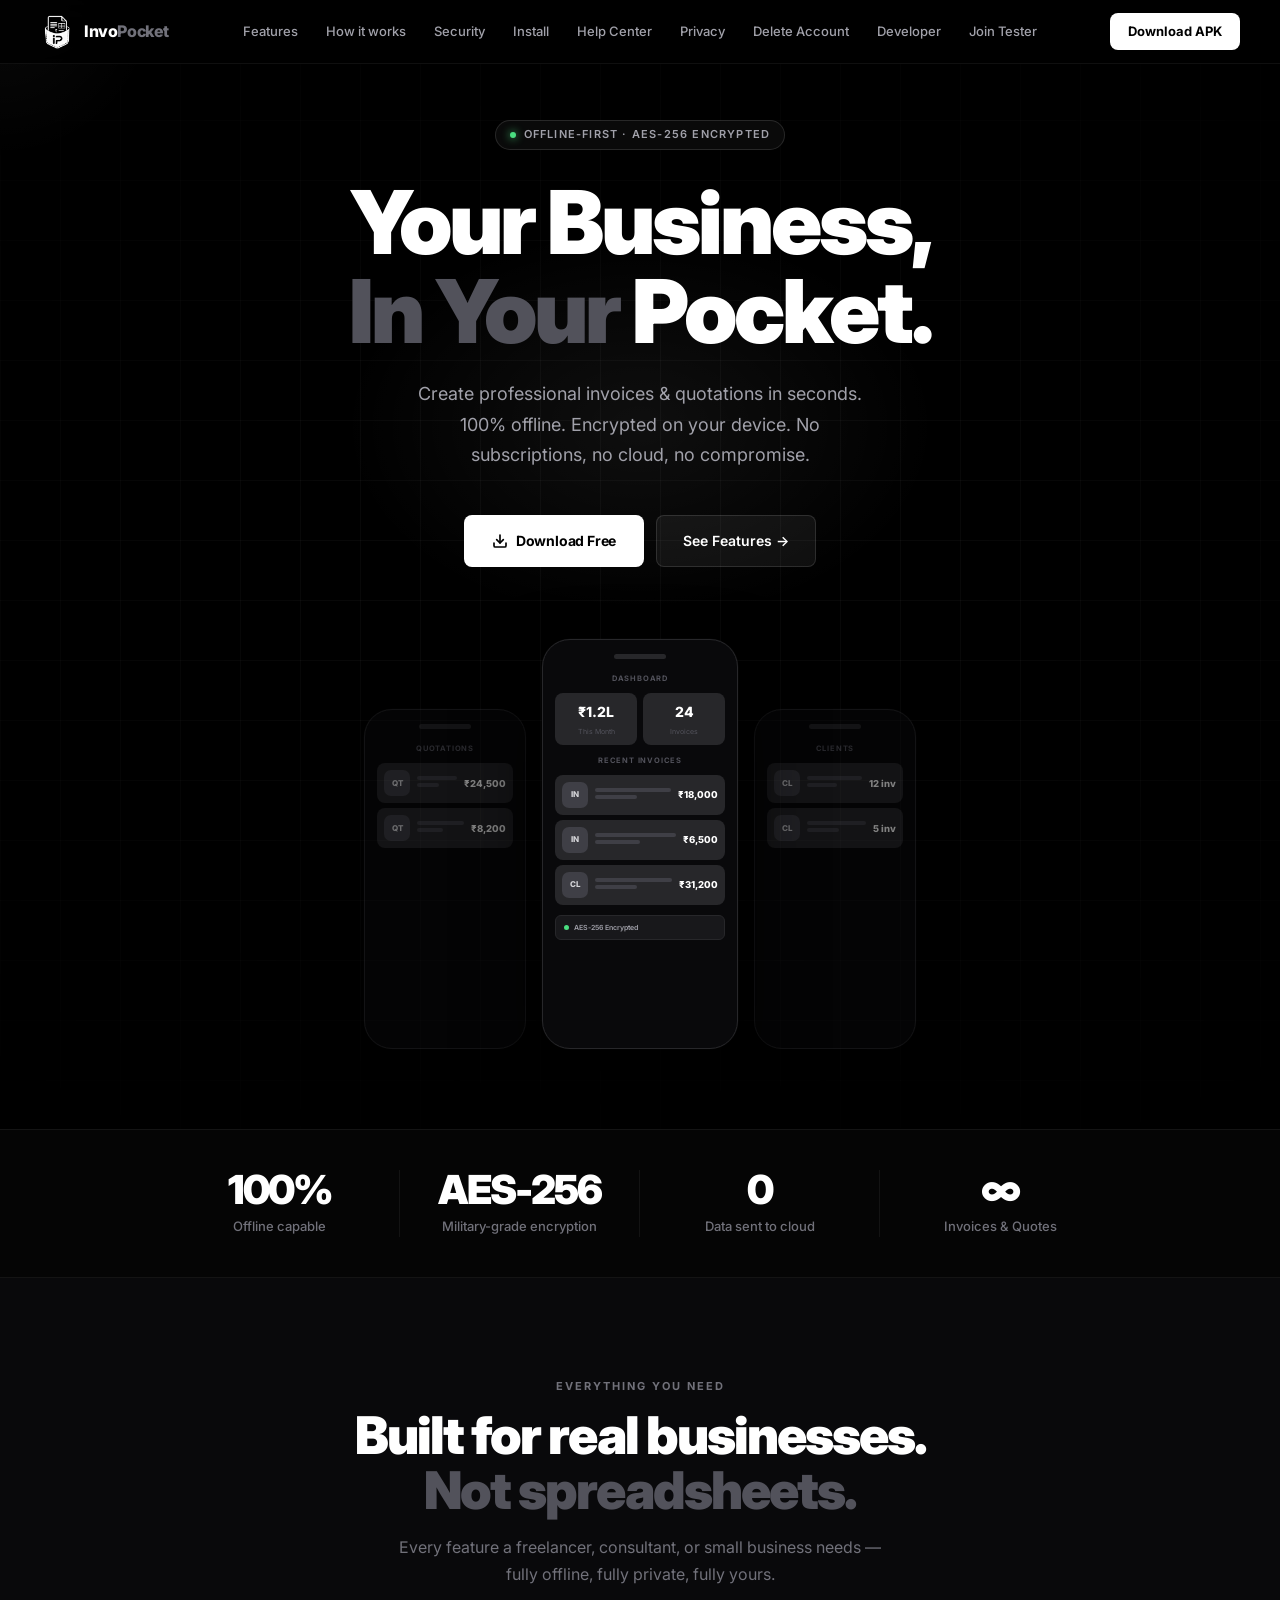
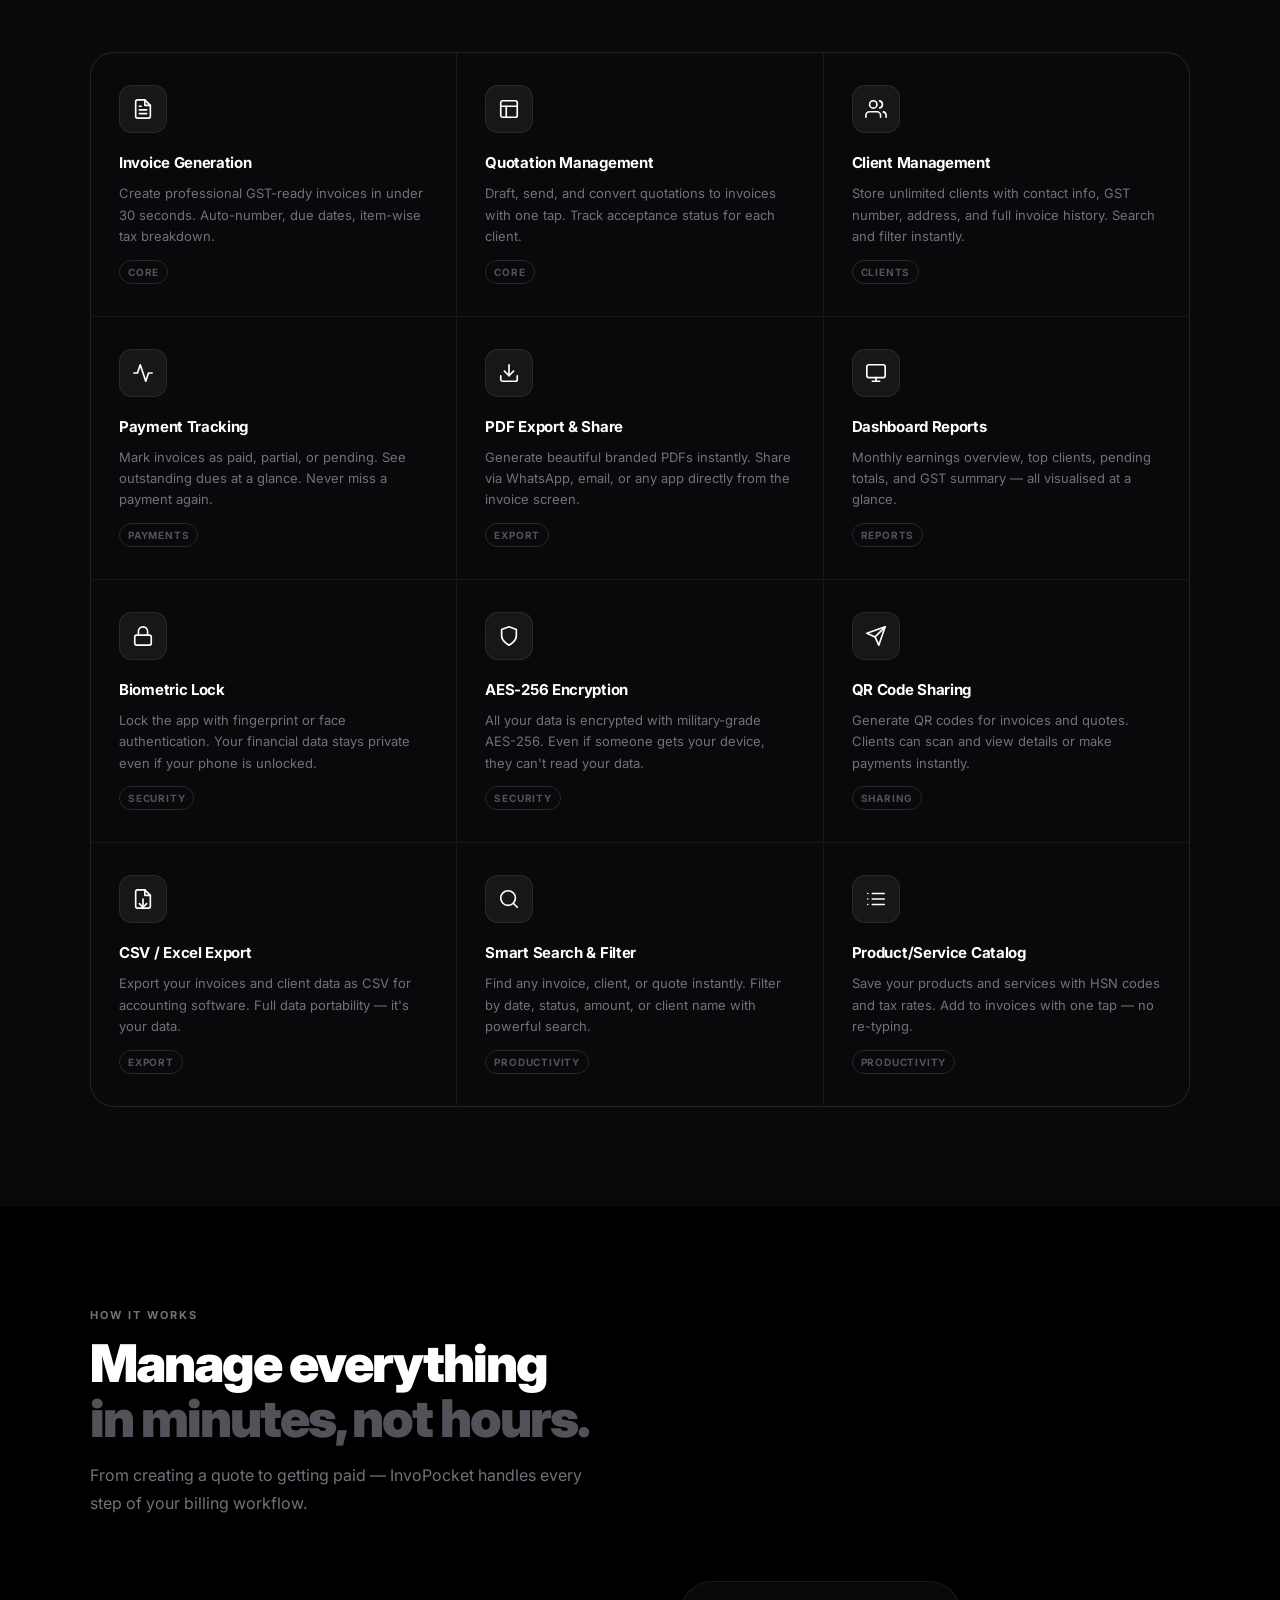
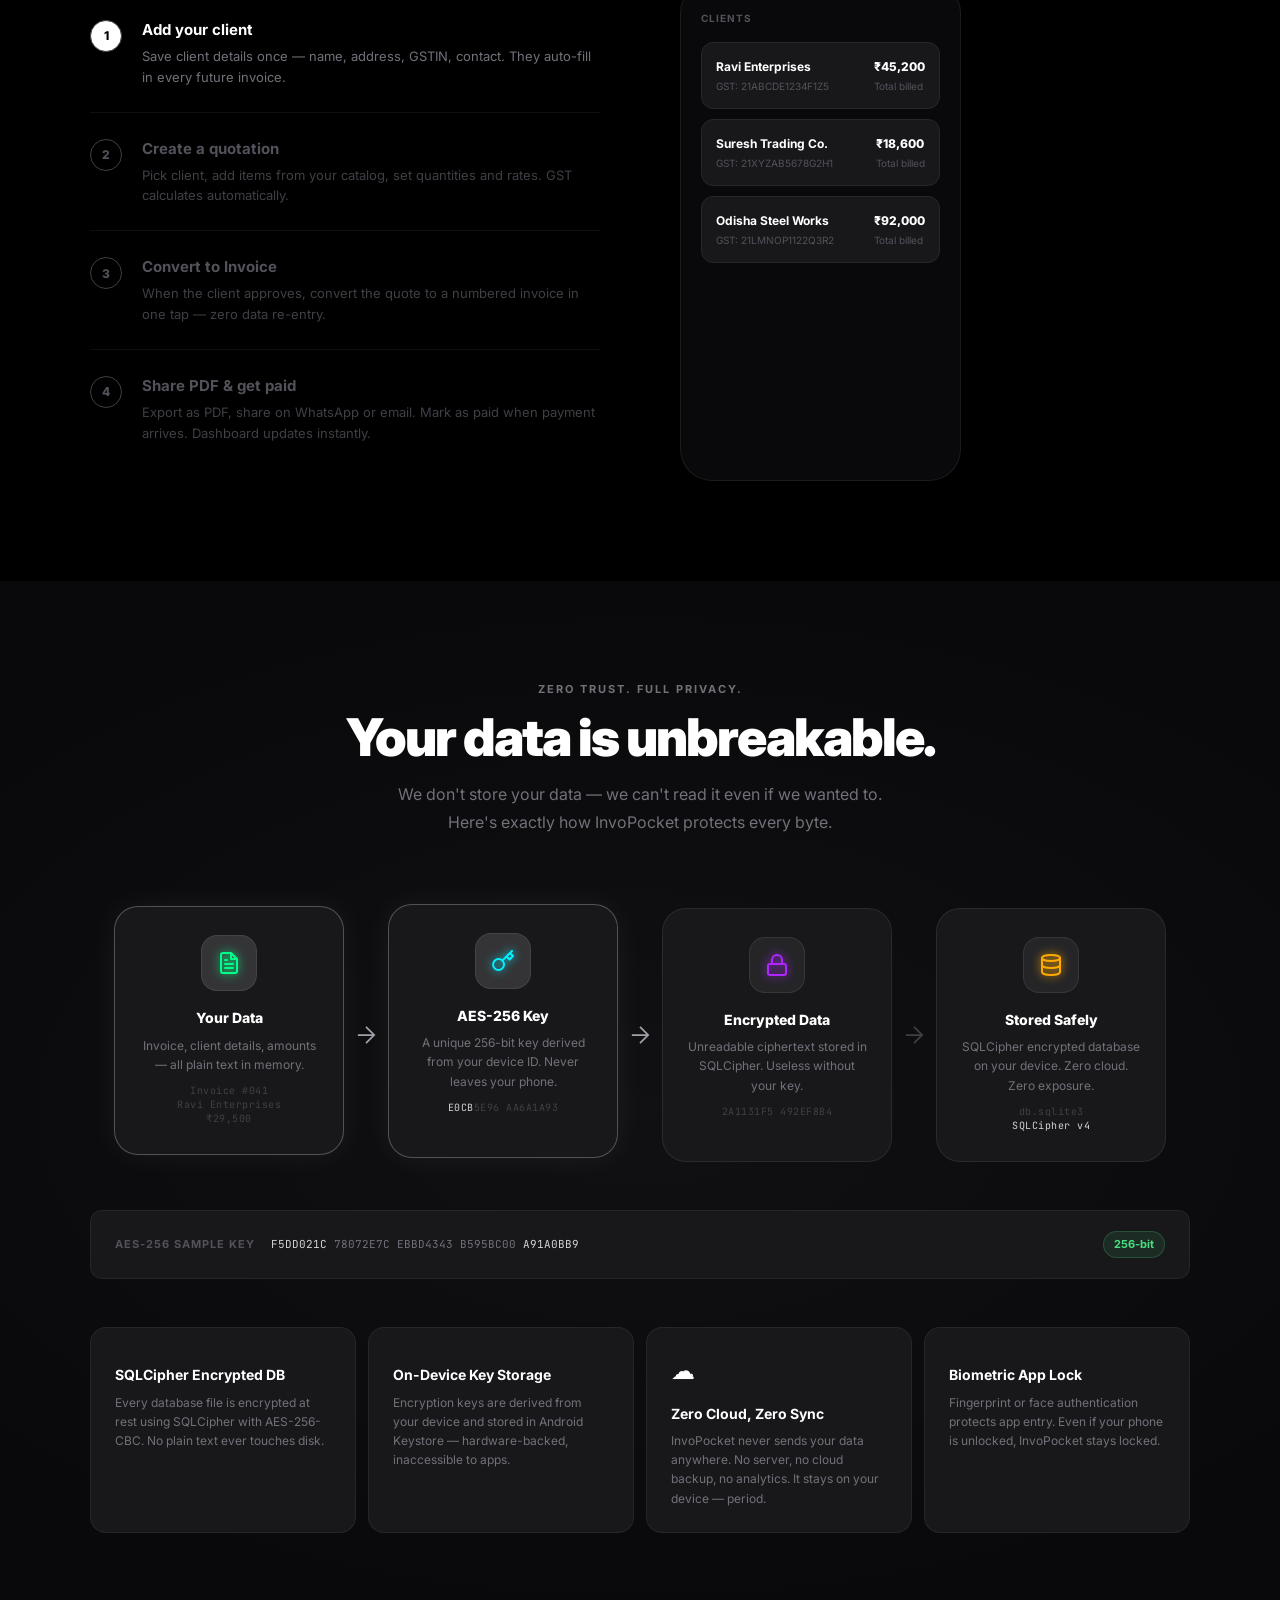
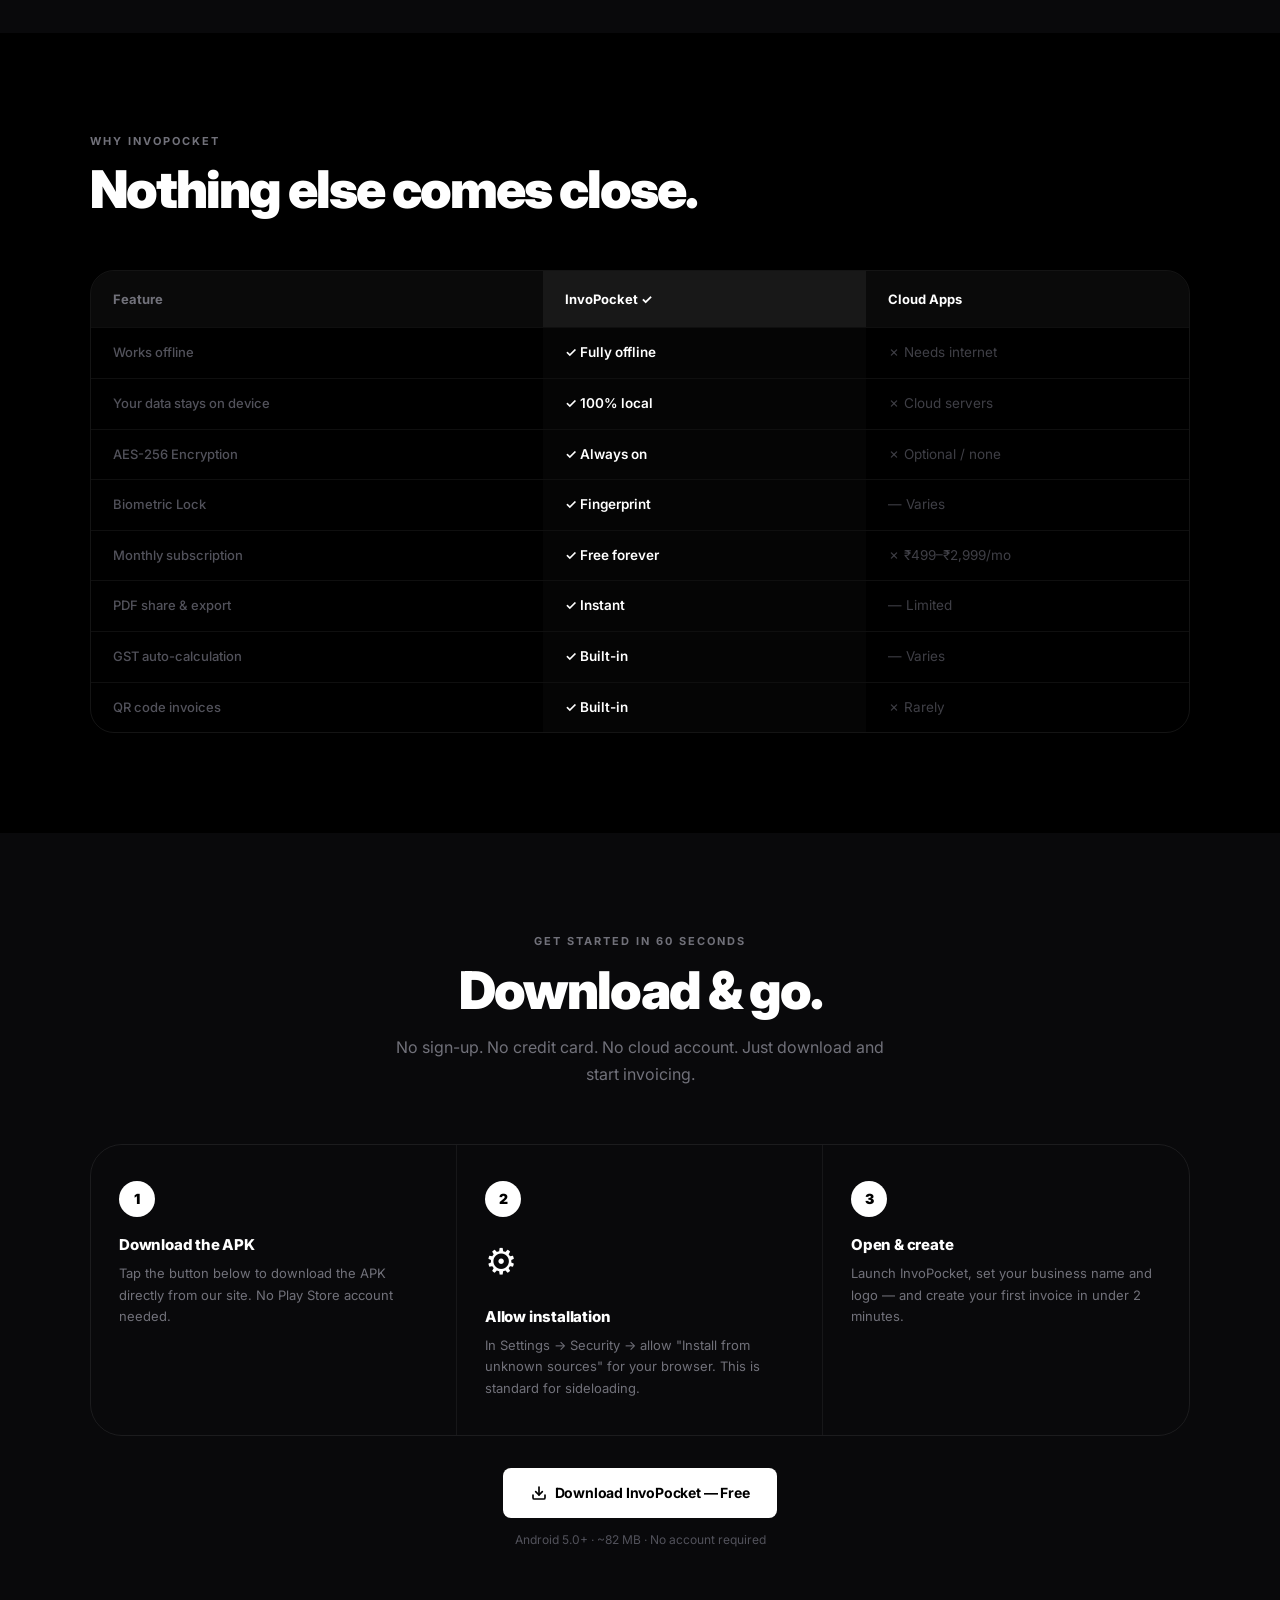
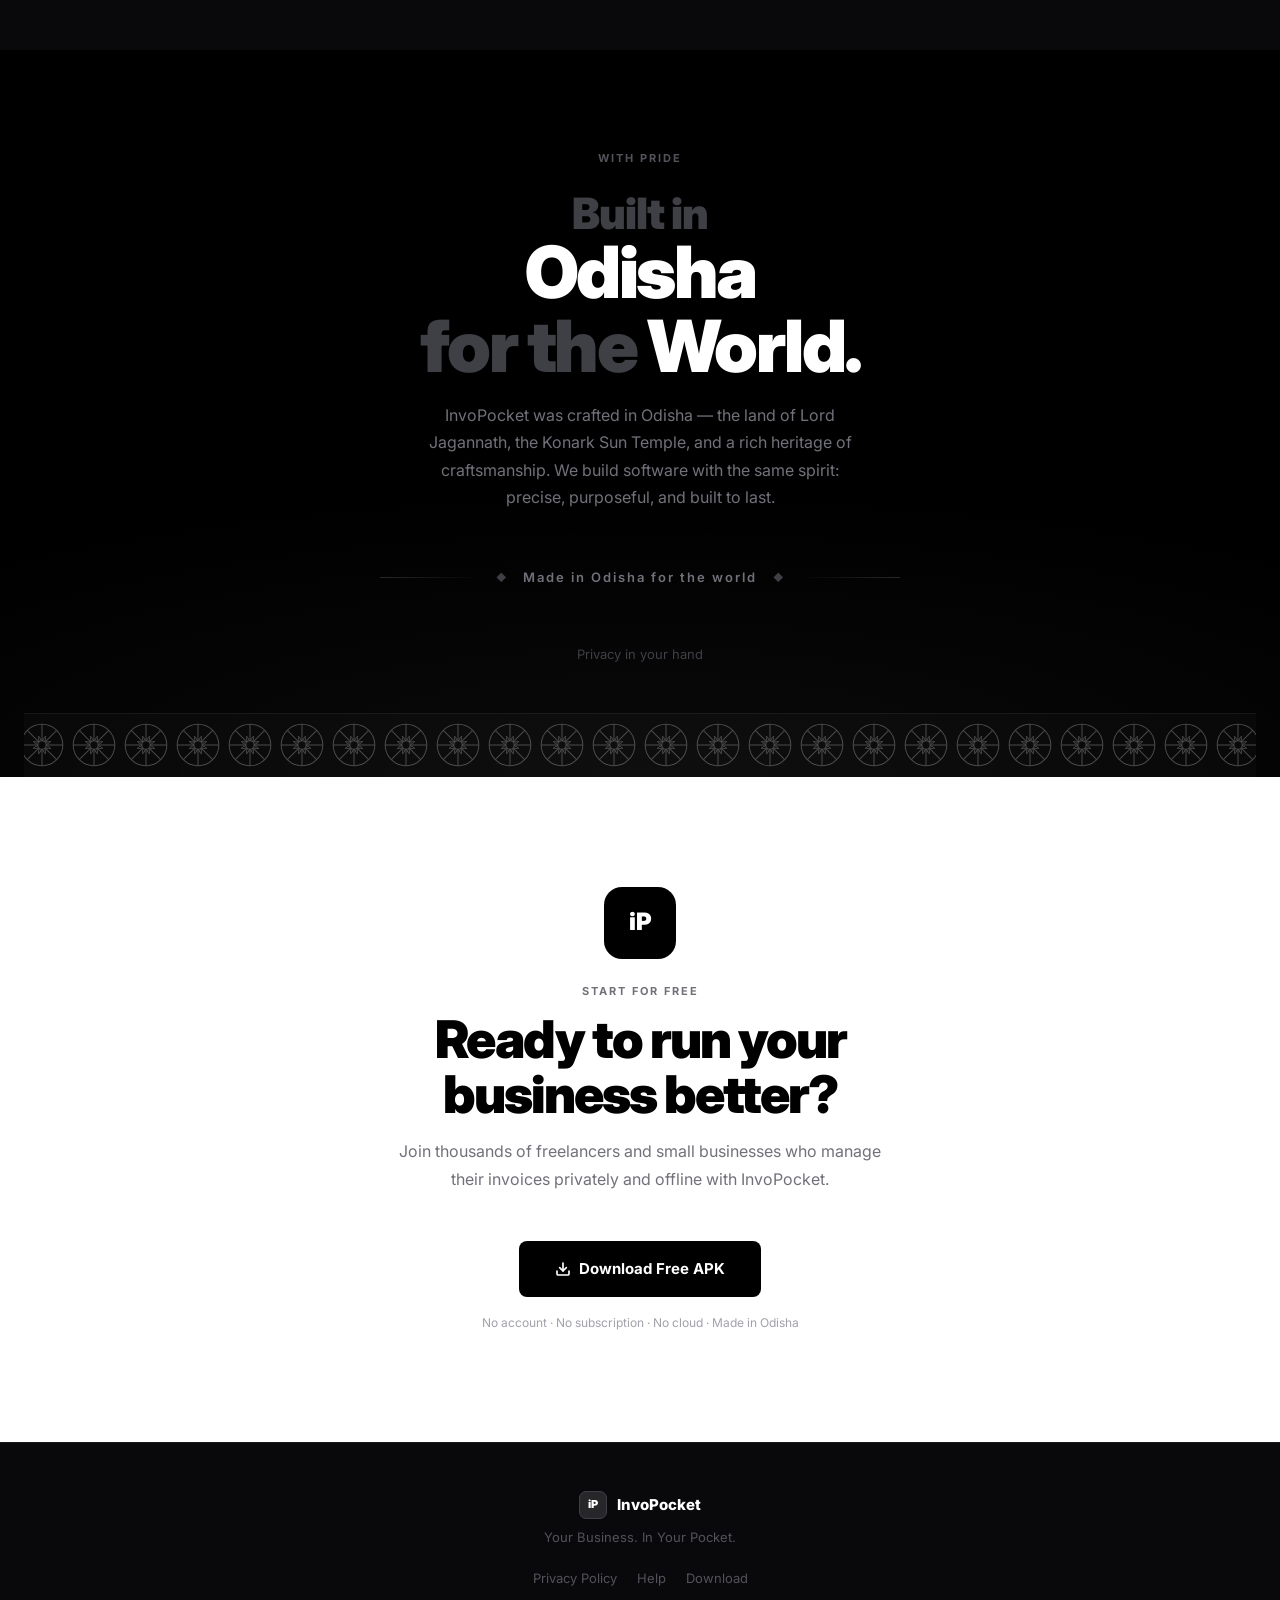
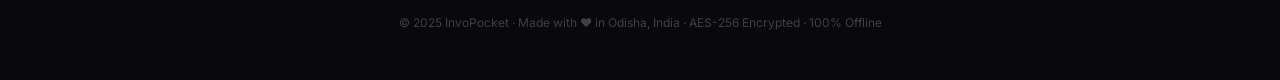
<file: index.html>
<!DOCTYPE html>
<html lang="en">
<head>
<meta charset="UTF-8">
<meta name="viewport" content="width=device-width, initial-scale=1.0">
<link rel="icon" type="image/png" href="favicon.png">
<title>InvoPocket — Your Business. In Your Pocket.</title>
<meta name="description" content="InvoPocket is a secure, offline-first invoice and quotation management app. AES-256 encrypted. No cloud required. Made in Odisha for the world.">
<meta name="keywords" content="invoice app, quotation maker, offline billing, invoice generator, client manager, invoice PDF, mobile billing, invopocket">
<link rel="canonical" href="https://invopocket.netlify.app/">
<meta property="og:type" content="website">
<meta property="og:url" content="https://invopocket.netlify.app/">
<meta property="og:title" content="InvoPocket — Your Business. In Your Pocket.">
<meta property="og:description" content="Secure, offline-first invoice & quotation app. AES-256 encrypted. Made in Odisha.">
<meta property="twitter:card" content="summary_large_image">
<link rel="preconnect" href="https://fonts.googleapis.com">
<link rel="preconnect" href="https://fonts.gstatic.com" crossorigin>
<link href="https://fonts.googleapis.com/css2?family=Inter:wght@300;400;500;600;700;800;900&family=JetBrains+Mono:wght@400;500;700&display=swap" rel="stylesheet" media="print" onload="this.media='all'">

<style>
/* ═══════════════════════════════════════════════
   DESIGN TOKENS
═══════════════════════════════════════════════ */
:root {
  --black: #000;
  --white: #fff;
  --g50:  #FAFAFA;
  --g100: #F4F4F5;
  --g200: #E4E4E7;
  --g300: #D4D4D8;
  --g400: #A1A1AA;
  --g500: #71717A;
  --g600: #52525B;
  --g700: #3F3F46;
  --g800: #27272A;
  --g900: #18181B;
  --g950: #09090B;
  --accent: #fff;
  --r-sm: 8px; --r-md: 16px; --r-lg: 24px; --r-xl: 32px; --r-2xl: 48px;
  --font: 'Inter', system-ui, sans-serif;
  --mono: 'JetBrains Mono', monospace;
  --ease: cubic-bezier(0.22, 1, 0.36, 1);
}

/* ═══════════════════════════════════════════════
   RESET & BASE
═══════════════════════════════════════════════ */
*, *::before, *::after { box-sizing: border-box; margin: 0; padding: 0; }
html { scroll-behavior: smooth; }
body {
  font-family: var(--font);
  background: var(--black);
  color: var(--white);
  line-height: 1.6;
  overflow-x: hidden;
  -webkit-font-smoothing: antialiased;
}
img { display: block; max-width: 100%; }
a { text-decoration: none; color: inherit; }

/* ═══════════════════════════════════════════════
   CURSOR GLOW
═══════════════════════════════════════════════ */
.cursor-glow {
  width: 320px; height: 320px;
  background: radial-gradient(circle, rgba(255,255,255,0.04) 0%, transparent 70%);
  border-radius: 50%;
  position: fixed; pointer-events: none; z-index: 0;
  transform: translate(-50%, -50%);
  transition: opacity 0.3s;
}

/* ═══════════════════════════════════════════════
   NAV
═══════════════════════════════════════════════ */
nav {
  position: fixed; top: 0; left: 0; right: 0; z-index: 999;
  height: 64px;
  display: flex; align-items: center; justify-content: space-between;
  padding: 0 40px;
  background: rgba(0,0,0,0.8);
  backdrop-filter: blur(20px);
  border-bottom: 1px solid rgba(255,255,255,0.06);
  transition: background 0.3s;
}
.nav-brand { display: flex; align-items: center; gap: 10px; }
.nav-logo {
  width: 34px; height: 34px; border-radius: 9px;
  object-fit: contain;
}
.nav-name { font-size: 16px; font-weight: 800; letter-spacing: -0.4px; }
.nav-name span { color: var(--g500); }
.nav-links { display: flex; gap: 28px; }
.nav-links a { font-size: 13px; font-weight: 500; color: var(--g400); transition: color 0.2s; }
.nav-links a:hover { color: var(--white); }
.nav-dl {
  background: var(--white); color: var(--black);
  padding: 8px 18px; border-radius: var(--r-sm);
  font-size: 13px; font-weight: 700;
  transition: all 0.2s var(--ease);
  position: relative; overflow: hidden;
}
.nav-dl::after {
  content: ''; position: absolute; inset: 0;
  background: linear-gradient(135deg, rgba(255,255,255,0) 0%, rgba(255,255,255,0.3) 50%, rgba(255,255,255,0) 100%);
  transform: translateX(-100%); transition: transform 0.5s;
}
.nav-dl:hover::after { transform: translateX(100%); }
.nav-dl:hover { transform: translateY(-1px); box-shadow: 0 8px 24px rgba(255,255,255,0.15); }

.nav-dots{display:none;cursor:pointer;padding:8px;border:none;background:none;flex-direction:column;gap:4px;align-items:center;justify-content:center}
.nav-dots span{display:block;width:4px;height:4px;border-radius:50%;background:var(--white)}
.mobile-menu{display:none;position:fixed;top:64px;right:0;left:0;background:rgba(0,0,0,0.95);backdrop-filter:blur(20px);-webkit-backdrop-filter:blur(20px);border-bottom:1px solid rgba(255,255,255,0.06);box-shadow:0 8px 32px rgba(0,0,0,0.4);padding:16px 24px;z-index:998;flex-direction:column;gap:4px}
.mobile-menu.open{display:flex}
.mobile-menu a{font-size:15px;font-weight:500;color:var(--g400);text-decoration:none;padding:12px 0;border-bottom:1px solid rgba(255,255,255,0.06);transition:color .15s}
.mobile-menu a:last-child{border-bottom:none}
.mobile-menu a:hover,.mobile-menu a.active{color:var(--white)}

@media(max-width:768px){ 
  nav { padding: 0 20px; } 
  .nav-links { display: none; }
  .nav-dl { display: none; }
  .nav-dots { display: flex; }
}

/* ═══════════════════════════════════════════════
   HERO
═══════════════════════════════════════════════ */
.hero {
  min-height: 100vh;
  display: flex; flex-direction: column; align-items: center; justify-content: center;
  text-align: center; padding: 120px 24px 80px;
  position: relative; overflow: hidden;
}
/* grid background */
.hero::before {
  content: '';
  position: absolute; inset: 0;
  background-image:
    linear-gradient(rgba(255,255,255,0.03) 1px, transparent 1px),
    linear-gradient(90deg, rgba(255,255,255,0.03) 1px, transparent 1px);
  background-size: 60px 60px;
  mask-image: radial-gradient(ellipse 80% 60% at 50% 50%, black 30%, transparent 100%);
  pointer-events: none;
}
.hero-glow {
  position: absolute; width: 600px; height: 400px;
  background: radial-gradient(ellipse, rgba(255,255,255,0.06) 0%, transparent 70%);
  border-radius: 50%; top: 20%; left: 50%; transform: translateX(-50%);
  pointer-events: none;
  animation: pulseGlow 4s ease-in-out infinite;
}
@keyframes pulseGlow { 0%,100% { opacity: 0.8; transform: translateX(-50%) scale(1); } 50% { opacity: 1; transform: translateX(-50%) scale(1.05); } }

.hero-badge {
  display: inline-flex; align-items: center; gap: 8px;
  border: 1px solid rgba(255,255,255,0.12);
  border-radius: 100px; padding: 5px 14px;
  font-size: 11px; font-weight: 600; color: var(--g400);
  letter-spacing: 1.2px; text-transform: uppercase;
  margin-bottom: 28px;
  background: rgba(255,255,255,0.04);
  backdrop-filter: blur(8px);
}
.badge-dot {
  width: 6px; height: 6px; border-radius: 50%; background: #4ade80;
  box-shadow: 0 0 8px #4ade80;
  animation: blink 2s ease-in-out infinite;
}
@keyframes blink { 0%,100% { opacity: 1; } 50% { opacity: 0.3; } }

.hero h1 {
  font-size: clamp(44px, 7.5vw, 88px);
  font-weight: 900; line-height: 1.02; letter-spacing: -3px;
  margin-bottom: 22px; max-width: 880px;
}
.hero h1 .dim { color: var(--g600); }
.hero h1 .line2 { display: block; }

.hero-sub {
  font-size: clamp(15px, 1.8vw, 18px);
  color: var(--g400); max-width: 480px; line-height: 1.7;
  margin-bottom: 44px;
}

.hero-btns { display: flex; gap: 12px; justify-content: center; flex-wrap: wrap; margin-bottom: 72px; }
.btn-primary {
  background: var(--white); color: var(--black);
  padding: 14px 28px; border-radius: var(--r-sm);
  font-size: 14px; font-weight: 700; letter-spacing: -0.2px;
  transition: all 0.25s var(--ease);
  display: flex; align-items: center; gap: 8px;
}
.btn-primary:hover { transform: translateY(-2px); box-shadow: 0 12px 36px rgba(255,255,255,0.2); }
.btn-ghost {
  background: rgba(255,255,255,0.06); color: var(--white);
  border: 1px solid rgba(255,255,255,0.12);
  padding: 14px 26px; border-radius: var(--r-sm);
  font-size: 14px; font-weight: 600;
  transition: all 0.25s var(--ease);
}
.btn-ghost:hover { background: rgba(255,255,255,0.1); transform: translateY(-1px); }

/* Phones */
.phones { display: flex; justify-content: center; align-items: flex-end; gap: 16px; position: relative; }
.phone {
  border-radius: 28px; overflow: hidden;
  background: var(--g950);
  border: 1px solid var(--g800);
  box-shadow: 0 40px 80px rgba(0,0,0,0.8), 0 0 0 0.5px rgba(255,255,255,0.04);
  flex-shrink: 0;
}
.phone.main { width: 196px; height: 410px; z-index: 3; animation: floatMain 7s ease-in-out infinite; }
.phone.side { width: 162px; height: 340px; opacity: 0.5; animation: floatSide 8s ease-in-out infinite; }
@keyframes floatMain { 0%,100% { transform: translateY(0); } 50% { transform: translateY(-12px); } }
@keyframes floatSide { 0%,100% { transform: translateY(32px); } 50% { transform: translateY(22px); } }
.ph-inner { padding: 14px 12px; }
.ph-notch { width: 52px; height: 5px; background: var(--g800); border-radius: 3px; margin: 0 auto 14px; }
.ph-label { font-size: 7.5px; font-weight: 700; color: var(--g600); letter-spacing: 0.8px; text-transform: uppercase; margin-bottom: 8px; }
.ph-row { display: flex; gap: 6px; margin-bottom: 6px; }
.ph-stat { flex: 1; background: var(--g800); border-radius: 8px; padding: 8px; }
.ph-sv { font-size: 14px; font-weight: 800; color: var(--white); }
.ph-sl { font-size: 7px; color: var(--g600); margin-top: 2px; }
.ph-item { display: flex; align-items: center; gap: 7px; background: var(--g800); border-radius: 8px; padding: 7px; margin-bottom: 5px; }
.ph-icon { width: 26px; height: 26px; border-radius: 7px; background: var(--g700); display: flex; align-items: center; justify-content: center; flex-shrink: 0; font-size: 8px; font-weight: 800; color: var(--g300); }
.ph-lines { flex: 1; }
.ph-line { height: 4px; background: var(--g700); border-radius: 2px; margin-bottom: 3px; }
.ph-line.s { width: 55%; }
.ph-amount { font-size: 9.5px; font-weight: 800; color: var(--white); white-space: nowrap; }
.ph-chip { background: var(--g900); border: 1px solid var(--g800); border-radius: 6px; padding: 6px 8px; margin-top: 10px; display: flex; align-items: center; gap: 5px; }
.ph-chip-dot { width: 5px; height: 5px; border-radius: 50%; background: #4ade80; flex-shrink: 0; }
.ph-chip-txt { font-size: 7px; font-weight: 600; color: var(--g400); }
@media(max-width:600px){ .phone.side { display: none; } .phone.main { width: 170px; height: 355px; } }

/* ═══════════════════════════════════════════════
   STATS BAR
═══════════════════════════════════════════════ */
.stats-bar {
  border-top: 1px solid rgba(255,255,255,0.06);
  border-bottom: 1px solid rgba(255,255,255,0.06);
  padding: 40px 24px;
  background: rgba(255,255,255,0.02);
}
.stats-inner { max-width: 960px; margin: 0 auto; display: grid; grid-template-columns: repeat(auto-fit, minmax(180px, 1fr)); gap: 0; text-align: center; }
.stat-item { padding: 0 24px; border-right: 1px solid rgba(255,255,255,0.06); }
.stat-item:last-child { border-right: none; }
.stat-n { font-size: 40px; font-weight: 900; letter-spacing: -2px; line-height: 1; }
.stat-l { font-size: 13px; color: var(--g500); margin-top: 6px; font-weight: 500; }
@media(max-width:600px){ .stat-item { border-right: none; border-bottom: 1px solid rgba(255,255,255,0.06); padding: 16px 0; } .stat-item:last-child { border-bottom: none; } }

/* ═══════════════════════════════════════════════
   SECTION SHELL
═══════════════════════════════════════════════ */
section { padding: 100px 24px; }
.wrap { max-width: 1100px; margin: 0 auto; }
.section-eye { font-size: 11px; font-weight: 700; letter-spacing: 2px; text-transform: uppercase; color: var(--g500); margin-bottom: 12px; }
.section-title { font-size: clamp(30px, 4.5vw, 52px); font-weight: 900; letter-spacing: -2px; line-height: 1.06; margin-bottom: 16px; }
.section-sub { font-size: 16px; color: var(--g500); line-height: 1.7; max-width: 500px; }
.section-sub.center { margin: 0 auto; }

/* ═══════════════════════════════════════════════
   FEATURES GRID
═══════════════════════════════════════════════ */
.features { background: var(--g950); }
.feat-intro { text-align: center; margin-bottom: 64px; }
.feat-grid {
  display: grid;
  grid-template-columns: repeat(3, 1fr);
  gap: 1px; background: rgba(255,255,255,0.06);
  border-radius: var(--r-lg); overflow: hidden;
  border: 1px solid rgba(255,255,255,0.06);
}
@media(max-width:900px){ .feat-grid { grid-template-columns: repeat(2,1fr); } }
@media(max-width:560px){ .feat-grid { grid-template-columns: 1fr; } }
.feat-card {
  background: var(--g950); padding: 32px 28px;
  position: relative; z-index: 1; cursor: default;
  transition: background 0.3s, transform 0.3s;
  overflow: hidden;
}
.feat-card::before {
  content: '';
  position: absolute; inset: 0;
  background: radial-gradient(circle at var(--mx, 50%) var(--my, 50%), rgba(255,255,255,0.04) 0%, transparent 60%);
  opacity: 0; transition: opacity 0.3s;
}
.feat-card:hover::before { opacity: 1; }
.feat-card:hover { background: rgba(255,255,255,0.03); transform: scale(1.02); z-index: 2; box-shadow: 0 20px 40px rgba(0,0,0,0.6); }
.feat-icon {
  width: 48px; height: 48px; border-radius: 13px;
  background: rgba(255,255,255,0.06); border: 1px solid rgba(255,255,255,0.08);
  display: flex; align-items: center; justify-content: center; margin-bottom: 18px;
  transition: all 0.3s;
}
.feat-card:hover .feat-icon { background: rgba(255,255,255,0.1); transform: scale(1.08); }
.feat-icon svg { width: 22px; height: 22px; stroke: var(--white); fill: none; stroke-width: 1.8; stroke-linecap: round; stroke-linejoin: round; }
.feat-title { font-size: 15px; font-weight: 700; letter-spacing: -0.3px; margin-bottom: 8px; }
.feat-desc { font-size: 13px; color: var(--g500); line-height: 1.65; }
.feat-tag {
  display: inline-block; margin-top: 12px;
  font-size: 10px; font-weight: 700; letter-spacing: 0.8px; text-transform: uppercase;
  color: var(--g600); border: 1px solid var(--g800); border-radius: 100px; padding: 3px 8px;
}

/* ═══════════════════════════════════════════════
   HOW YOU MANAGE — WORKFLOW SECTION
═══════════════════════════════════════════════ */
.manage { background: var(--black); }
.manage-layout { display: grid; grid-template-columns: 1fr 1fr; gap: 80px; align-items: center; }
@media(max-width:768px){ .manage-layout { grid-template-columns: 1fr; gap: 48px; } }
.manage-steps { display: flex; flex-direction: column; gap: 0; }
.manage-step {
  display: flex; gap: 20px; padding: 24px 0;
  border-bottom: 1px solid rgba(255,255,255,0.06);
  cursor: pointer; transition: all 0.2s;
}
.manage-step:last-child { border-bottom: none; }
.manage-step.active .ms-num { background: var(--white); color: var(--black); }
.manage-step.active .ms-title { color: var(--white); }
.ms-num {
  width: 32px; height: 32px; border-radius: 50%; border: 1px solid var(--g700);
  display: flex; align-items: center; justify-content: center;
  font-size: 12px; font-weight: 800; color: var(--g600);
  flex-shrink: 0; transition: all 0.3s; margin-top: 2px;
}
.ms-title { font-size: 15px; font-weight: 700; color: var(--g600); margin-bottom: 4px; transition: color 0.3s; }
.ms-desc { font-size: 13px; color: var(--g700); line-height: 1.6; }
.manage-step.active .ms-desc { color: var(--g500); }

.manage-preview {
  background: var(--g950); border: 1px solid rgba(255,255,255,0.08);
  border-radius: var(--r-xl); overflow: hidden; aspect-ratio: 9/16;
  max-height: 500px; position: relative;
}
.preview-screen {
  position: absolute; inset: 0; padding: 28px 20px;
  opacity: 0; transform: translateY(16px);
  transition: all 0.4s var(--ease);
  pointer-events: none;
}
.preview-screen.active { opacity: 1; transform: translateY(0); pointer-events: all; }
.pv-header { font-size: 10px; font-weight: 700; color: var(--g600); text-transform: uppercase; letter-spacing: 1px; margin-bottom: 16px; }
.pv-card { background: var(--g900); border: 1px solid var(--g800); border-radius: 12px; padding: 14px; margin-bottom: 10px; }
.pv-card-row { display: flex; justify-content: space-between; align-items: center; }
.pv-card-name { font-size: 12px; font-weight: 700; color: var(--white); }
.pv-card-val { font-size: 12px; font-weight: 800; color: var(--white); }
.pv-card-sub { font-size: 10px; color: var(--g600); margin-top: 2px; }
.pv-badge { font-size: 9px; font-weight: 700; padding: 2px 7px; border-radius: 100px; }
.pv-badge.paid { background: rgba(74,222,128,0.15); color: #4ade80; }
.pv-badge.pending { background: rgba(251,191,36,0.15); color: #fbbf24; }
.pv-badge.draft { background: rgba(161,161,170,0.1); color: var(--g500); }
.pv-form-field { background: var(--g900); border: 1px solid var(--g800); border-radius: 8px; padding: 10px 12px; margin-bottom: 8px; }
.pv-form-label { font-size: 9px; color: var(--g600); text-transform: uppercase; letter-spacing: 0.6px; margin-bottom: 2px; }
.pv-form-val { font-size: 12px; font-weight: 600; color: var(--white); }
.pv-total-row { display: flex; justify-content: space-between; padding: 12px 0; border-top: 1px solid var(--g800); margin-top: 8px; }
.pv-total-label { font-size: 11px; color: var(--g500); }
.pv-total-val { font-size: 16px; font-weight: 900; color: var(--white); }
.pv-btn { background: var(--white); color: var(--black); border-radius: 10px; padding: 12px; text-align: center; margin-top: 14px; font-size: 12px; font-weight: 800; cursor: pointer; }

/* ═══════════════════════════════════════════════
   ENCRYPTION ANIMATION SECTION
═══════════════════════════════════════════════ */
.encryption {
  background: var(--g950);
  position: relative; overflow: hidden;
}
.encryption::before {
  content: '';
  position: absolute; inset: 0;
  background: radial-gradient(ellipse 70% 50% at 50% 50%, rgba(255,255,255,0.03) 0%, transparent 100%);
  pointer-events: none;
}
.enc-intro { text-align: center; margin-bottom: 72px; }
.enc-flow {
  display: flex; align-items: center; justify-content: center;
  gap: 0; flex-wrap: wrap; position: relative;
}
.enc-node {
  background: var(--g900); border: 1px solid rgba(255,255,255,0.08);
  border-radius: var(--r-lg); padding: 28px 24px;
  text-align: center; flex: 1; min-width: 180px; max-width: 230px;
  position: relative;
  transition: all 0.4s var(--ease);
}
.enc-node.active {
  border-color: rgba(255,255,255,0.25);
  box-shadow: 0 0 32px rgba(255,255,255,0.06);
  transform: translateY(-4px);
}
.enc-node-icon {
  width: 56px; height: 56px; border-radius: 16px;
  background: rgba(255,255,255,0.06); border: 1px solid rgba(255,255,255,0.08);
  display: flex; align-items: center; justify-content: center;
  margin: 0 auto 16px; font-size: 24px;
  transition: all 0.4s;
}
.enc-node.active .enc-node-icon { background: rgba(255,255,255,0.12); }
.enc-node-title { font-size: 14px; font-weight: 800; margin-bottom: 6px; }
.enc-node-desc { font-size: 12px; color: var(--g500); line-height: 1.6; }
.enc-arrow {
  display: flex; align-items: center; flex-shrink: 0;
  padding: 0 8px; color: var(--g700);
  transition: color 0.4s;
}
.enc-arrow.active { color: var(--g400); }
.enc-arrow svg { width: 28px; height: 28px; }

/* cipher text animation */
.enc-cipher {
  font-family: var(--mono); font-size: 10px; color: var(--g700);
  margin-top: 10px; letter-spacing: 0.5px; line-height: 1.4;
  min-height: 28px; overflow: hidden;
  transition: color 0.4s;
}
.enc-cipher.active { color: var(--g500); }
.enc-cipher .highlight { color: var(--g300); }

.enc-key-display {
  background: var(--g900); border: 1px solid rgba(255,255,255,0.06);
  border-radius: 12px; padding: 20px 24px; margin-top: 48px;
  display: flex; align-items: center; gap: 16px; flex-wrap: wrap;
}
.enc-key-label { font-size: 11px; font-weight: 700; color: var(--g600); text-transform: uppercase; letter-spacing: 1px; flex-shrink: 0; }
.enc-key-value {
  font-family: var(--mono); font-size: 11px; color: var(--g500);
  flex: 1; word-break: break-all; line-height: 1.5;
}
.enc-key-value span { color: var(--g300); }
.enc-badge {
  background: rgba(74,222,128,0.1); border: 1px solid rgba(74,222,128,0.2);
  color: #4ade80; font-size: 11px; font-weight: 700;
  padding: 4px 10px; border-radius: 100px; flex-shrink: 0;
}

.enc-pillars {
  display: grid; grid-template-columns: repeat(auto-fit, minmax(200px, 1fr));
  gap: 12px; margin-top: 48px;
}
.enc-pillar {
  background: var(--g900); border: 1px solid rgba(255,255,255,0.06);
  border-radius: var(--r-md); padding: 24px;
  transition: all 0.3s var(--ease);
}
.enc-pillar:hover { border-color: rgba(255,255,255,0.15); transform: translateY(-4px); }
.enc-pillar-icon { font-size: 24px; margin-bottom: 12px; }
.enc-pillar-title { font-size: 14px; font-weight: 700; margin-bottom: 6px; }
.enc-pillar-desc { font-size: 12px; color: var(--g500); line-height: 1.6; }

/* ═══════════════════════════════════════════════
   COMPARISON TABLE
═══════════════════════════════════════════════ */
.compare { background: var(--black); }
.cmp-wrap { margin-top: 52px; border-radius: var(--r-lg); overflow: hidden; border: 1px solid rgba(255,255,255,0.08); }
.cmp-head { display: grid; grid-template-columns: 1.4fr 1fr 1fr; background: rgba(255,255,255,0.04); }
.cmp-head div { padding: 18px 22px; font-size: 13px; font-weight: 700; color: var(--white); }
.cmp-head div:first-child { color: var(--g500); }
.cmp-head .highlight-col { color: var(--white) !important; background: rgba(255,255,255,0.06); }
.cmp-row { display: grid; grid-template-columns: 1.4fr 1fr 1fr; border-top: 1px solid rgba(255,255,255,0.06); }
.cmp-row div { padding: 14px 22px; font-size: 13.5px; color: var(--g600); }
.cmp-row div:first-child { font-size: 13px; font-weight: 500; }
.cmp-row .highlight-col { background: rgba(255,255,255,0.02); color: var(--g300); font-weight: 600; }
.yes { color: var(--white) !important; font-weight: 700; }
.no { color: var(--g700) !important; }

/* ═══════════════════════════════════════════════
   INSTALL
═══════════════════════════════════════════════ */
.install { background: var(--g950); }
.install-steps {
  display: grid; grid-template-columns: repeat(auto-fit, minmax(200px, 1fr));
  margin-top: 56px;
  border: 1px solid rgba(255,255,255,0.08); border-radius: var(--r-xl);
  overflow: hidden;
}
.inst-step {
  padding: 36px 28px;
  border-right: 1px solid rgba(255,255,255,0.06);
  transition: background 0.3s; position: relative;
}
.inst-step:last-child { border-right: none; }
.inst-step:hover { background: rgba(255,255,255,0.02); }
@media(max-width:768px){ .inst-step { border-right: none; border-bottom: 1px solid rgba(255,255,255,0.06); } .inst-step:last-child { border-bottom: none; } }
.inst-num {
  width: 36px; height: 36px; border-radius: 50%;
  background: var(--white); color: var(--black);
  display: flex; align-items: center; justify-content: center;
  font-size: 14px; font-weight: 900; margin-bottom: 16px;
}
.inst-icon { font-size: 36px; margin-bottom: 14px; }
.inst-title { font-size: 15px; font-weight: 800; margin-bottom: 6px; letter-spacing: -0.2px; }
.inst-desc { font-size: 13px; color: var(--g500); line-height: 1.65; }

/* ═══════════════════════════════════════════════
   MADE IN ODISHA
═══════════════════════════════════════════════ */
.odisha {
  background: var(--black);
  padding: 100px 24px 0;
  text-align: center;
  position: relative; overflow: hidden;
}
.odisha::before {
  content: '';
  position: absolute; inset: 0;
  background:
    radial-gradient(ellipse 80% 40% at 50% 100%, rgba(255,255,255,0.04) 0%, transparent 100%);
  pointer-events: none;
}
.odisha-eye { font-size: 11px; font-weight: 700; letter-spacing: 2px; text-transform: uppercase; color: var(--g600); margin-bottom: 24px; }
.odisha-title {
  font-size: clamp(36px, 6vw, 72px);
  font-weight: 900; letter-spacing: -2.5px; line-height: 1.02;
  margin-bottom: 20px;
}
.odisha-title .from { color: var(--g700); display: block; font-size: 0.6em; letter-spacing: -1px; }
.odisha-sub { font-size: 16px; color: var(--g500); max-width: 440px; margin: 0 auto 56px; line-height: 1.7; }

/* Odisha decorative row */
.odisha-deco {
  display: flex; align-items: center; justify-content: center; gap: 16px;
  margin-bottom: 56px;
}
.deco-line { height: 1px; width: 100px; background: linear-gradient(90deg, transparent, rgba(255,255,255,0.15)); }
.deco-line.rev { background: linear-gradient(90deg, rgba(255,255,255,0.15), transparent); }
.deco-text { font-size: 13px; font-weight: 600; color: var(--g500); letter-spacing: 2px; white-space: nowrap; }
.deco-diamond { color: var(--g700); font-size: 10px; }

/* Konark wheel border strip */
.konark-strip {
  width: 100%; height: 64px;
  background: rgba(255,255,255,0.02);
  border-top: 1px solid rgba(255,255,255,0.06);
  display: flex; align-items: center; justify-content: center;
  overflow: hidden; position: relative;
}
.konark-wheels {
  display: flex; gap: 0; align-items: center;
  animation: scrollWheels 20s linear infinite;
  white-space: nowrap;
}
@keyframes scrollWheels { from { transform: translateX(0); } to { transform: translateX(-50%); } }
.konark-wheel {
  width: 52px; height: 52px; flex-shrink: 0;
  display: flex; align-items: center; justify-content: center;
  opacity: 0.25;
}

/* ═══════════════════════════════════════════════
   FINAL CTA
═══════════════════════════════════════════════ */
.final-cta {
  background: var(--white); color: var(--black);
  text-align: center; padding: 110px 24px;
}
.final-cta .section-eye { color: var(--g500); }
.final-cta .section-title { color: var(--black); }
.final-cta .section-sub { color: var(--g500); margin: 0 auto 48px; }
.cta-logo {
  width: 72px; height: 72px; border-radius: 18px;
  background: var(--black); display: flex; align-items: center; justify-content: center;
  margin: 0 auto 24px; font-size: 24px; font-weight: 900; color: var(--white);
}
.btn-black { background: var(--black); color: var(--white); padding: 16px 36px; border-radius: var(--r-sm); font-size: 15px; font-weight: 700; transition: all 0.25s; display: inline-flex; align-items: center; gap: 8px; }
.btn-black:hover { transform: translateY(-2px); box-shadow: 0 12px 36px rgba(0,0,0,0.3); }
.cta-note { margin-top: 16px; font-size: 12px; color: var(--g400); }

/* ═══════════════════════════════════════════════
   FOOTER
═══════════════════════════════════════════════ */
footer {
  background: var(--g950);
  border-top: 1px solid rgba(255,255,255,0.06);
  padding: 48px 24px;
  text-align: center;
}
.ft-brand { display: flex; align-items: center; justify-content: center; gap: 10px; margin-bottom: 8px; }
.ft-logo-box { width: 28px; height: 28px; border-radius: 7px; background: var(--g800); border: 1px solid var(--g700); display: flex; align-items: center; justify-content: center; font-size: 11px; font-weight: 900; color: var(--white); }
.ft-name { font-size: 15px; font-weight: 800; color: var(--white); }
.ft-tagline { font-size: 13px; color: var(--g600); margin-bottom: 20px; }
.ft-links { display: flex; gap: 20px; justify-content: center; margin-bottom: 24px; flex-wrap: wrap; }
.ft-links a { font-size: 13px; color: var(--g600); transition: color 0.2s; }
.ft-links a:hover { color: var(--g300); }
.ft-copy { font-size: 12px; color: var(--g700); }

/* ═══════════════════════════════════════════════
   SCROLL ANIMATIONS
═══════════════════════════════════════════════ */
.reveal {
  opacity: 0; transform: translateY(28px);
  transition: opacity 0.7s var(--ease), transform 0.7s var(--ease);
}
.reveal.visible { opacity: 1; transform: translateY(0); }
.reveal-left {
  opacity: 0; transform: translateX(-28px);
  transition: opacity 0.7s var(--ease), transform 0.7s var(--ease);
}
.reveal-left.visible { opacity: 1; transform: translateX(0); }
.reveal-right {
  opacity: 0; transform: translateX(28px);
  transition: opacity 0.7s var(--ease), transform 0.7s var(--ease);
}
.reveal-right.visible { opacity: 1; transform: translateX(0); }
.stagger-1 { transition-delay: 0.1s; }
.stagger-2 { transition-delay: 0.2s; }
.stagger-3 { transition-delay: 0.3s; }
.stagger-4 { transition-delay: 0.4s; }
.stagger-5 { transition-delay: 0.5s; }

/* ═══════════════════════════════════════════════
   MISC UTILITIES
═══════════════════════════════════════════════ */
.text-center { text-align: center; }
.mt-2 { margin-top: 8px; }
.mt-4 { margin-top: 16px; }
.mt-6 { margin-top: 24px; }

/* Scrollbar */
::-webkit-scrollbar { width: 6px; } 
::-webkit-scrollbar-track { background: var(--black); }
::-webkit-scrollbar-thumb { background: var(--g800); border-radius: 3px; }
</style>
</head>
<body>

<!-- Cursor glow -->
<div class="cursor-glow" id="cursorGlow"></div>

<!-- ═══ NAV ═══ -->
<nav>
  <div class="nav-brand">
    <img class="nav-logo" src="logo.png" alt="InvoPocket Logo">
    <span class="nav-name">Invo<span>Pocket</span></span>
  </div>
  <div class="nav-links">
    <a href="#features">Features</a>
    <a href="#manage">How it works</a>
    <a href="#encryption">Security</a>
    <a href="#install">Install</a>
    <a href="help.html">Help Center</a>
    <a href="privacy.html">Privacy</a>
    <a href="delete-account.html">Delete Account</a>
    <a href="developer.html">Developer</a>
    <a href="tester-join.html">Join Tester</a>
  </div>
  <a href="app-release.apk" class="nav-dl" download>Download APK</a>

  <button class="nav-dots" id="menuToggle" aria-label="Menu">
    <span></span><span></span><span></span>
  </button>
</nav>

<div class="mobile-menu" id="mobileMenu">
  <a href="#features">Features</a>
  <a href="#manage">Workflow</a>
  <a href="#download">Download</a>
  <a href="help.html">Help Center</a>
  <a href="privacy.html">Privacy</a>
  <a href="delete-account.html">Delete Account</a>
  <a href="developer.html">Developer</a>
  <a href="tester-join.html">Join Tester</a>
</div>


<!-- ═══ HERO ═══ -->
<section class="hero">
  <div class="hero-glow"></div>

  <div class="hero-badge reveal">
    <span class="badge-dot"></span>
    Offline-First · AES-256 Encrypted
  </div>

  <h1 class="reveal stagger-1">
    Your Business,<span class="line2"><span class="dim">In Your</span> Pocket.</span>
  </h1>

  <p class="hero-sub reveal stagger-2">
    Create professional invoices &amp; quotations in seconds. 100% offline. Encrypted on your device. No subscriptions, no cloud, no compromise.
  </p>

  <div class="hero-btns reveal stagger-3">
    <a href="app-release.apk" class="btn-primary" download>
      <svg width="16" height="16" viewBox="0 0 24 24" fill="none" stroke="currentColor" stroke-width="2.5" stroke-linecap="round" stroke-linejoin="round"><path d="M21 15v4a2 2 0 0 1-2 2H5a2 2 0 0 1-2-2v-4"/><polyline points="7 10 12 15 17 10"/><line x1="12" y1="15" x2="12" y2="3"/></svg>
      Download Free
    </a>
    <a href="#features" class="btn-ghost">See Features →</a>
  </div>

  <!-- Phone Mockups -->
  <div class="phones reveal stagger-4">
    <!-- Side phone -->
    <div class="phone side">
      <div class="ph-inner">
        <div class="ph-notch"></div>
        <div class="ph-label">Quotations</div>
        <div class="ph-item">
          <div class="ph-icon">QT</div>
          <div class="ph-lines">
            <div class="ph-line"></div>
            <div class="ph-line s"></div>
          </div>
          <span class="ph-amount">₹24,500</span>
        </div>
        <div class="ph-item">
          <div class="ph-icon">QT</div>
          <div class="ph-lines">
            <div class="ph-line"></div>
            <div class="ph-line s"></div>
          </div>
          <span class="ph-amount">₹8,200</span>
        </div>
      </div>
    </div>

    <!-- Main phone -->
    <div class="phone main">
      <div class="ph-inner">
        <div class="ph-notch"></div>
        <div class="ph-label">Dashboard</div>
        <div class="ph-row">
          <div class="ph-stat">
            <div class="ph-sv">₹1.2L</div>
            <div class="ph-sl">This Month</div>
          </div>
          <div class="ph-stat">
            <div class="ph-sv">24</div>
            <div class="ph-sl">Invoices</div>
          </div>
        </div>
        <div class="ph-label" style="margin-top:10px">Recent Invoices</div>
        <div class="ph-item">
          <div class="ph-icon">IN</div>
          <div class="ph-lines">
            <div class="ph-line"></div>
            <div class="ph-line s"></div>
          </div>
          <span class="ph-amount">₹18,000</span>
        </div>
        <div class="ph-item">
          <div class="ph-icon">IN</div>
          <div class="ph-lines">
            <div class="ph-line"></div>
            <div class="ph-line s"></div>
          </div>
          <span class="ph-amount">₹6,500</span>
        </div>
        <div class="ph-item">
          <div class="ph-icon">CL</div>
          <div class="ph-lines">
            <div class="ph-line"></div>
            <div class="ph-line s"></div>
          </div>
          <span class="ph-amount">₹31,200</span>
        </div>
        <div class="ph-chip">
          <div class="ph-chip-dot"></div>
          <span class="ph-chip-txt"> AES-256 Encrypted</span>
        </div>
      </div>
    </div>

    <!-- Side phone 2 -->
    <div class="phone side">
      <div class="ph-inner">
        <div class="ph-notch"></div>
        <div class="ph-label">Clients</div>
        <div class="ph-item">
          <div class="ph-icon">CL</div>
          <div class="ph-lines">
            <div class="ph-line"></div>
            <div class="ph-line s"></div>
          </div>
          <span class="ph-amount">12 inv</span>
        </div>
        <div class="ph-item">
          <div class="ph-icon">CL</div>
          <div class="ph-lines">
            <div class="ph-line"></div>
            <div class="ph-line s"></div>
          </div>
          <span class="ph-amount">5 inv</span>
        </div>
      </div>
    </div>
  </div>
</section>

<!-- ═══ STATS ═══ -->
<div class="stats-bar">
  <div class="stats-inner">
    <div class="stat-item reveal">
      <div class="stat-n">100%</div>
      <div class="stat-l">Offline capable</div>
    </div>
    <div class="stat-item reveal stagger-1">
      <div class="stat-n">AES-256</div>
      <div class="stat-l">Military-grade encryption</div>
    </div>
    <div class="stat-item reveal stagger-2">
      <div class="stat-n">0</div>
      <div class="stat-l">Data sent to cloud</div>
    </div>
    <div class="stat-item reveal stagger-3">
      <div class="stat-n">∞</div>
      <div class="stat-l">Invoices & Quotes</div>
    </div>
  </div>
</div>

<!-- ═══ FEATURES ═══ -->
<section class="features" id="features">
  <div class="wrap">
    <div class="feat-intro">
      <div class="section-eye reveal">Everything you need</div>
      <h2 class="section-title reveal stagger-1">Built for real businesses.<br><span style="color:var(--g600)">Not spreadsheets.</span></h2>
      <p class="section-sub center reveal stagger-2">Every feature a freelancer, consultant, or small business needs — fully offline, fully private, fully yours.</p>
    </div>
    <div class="feat-grid">

      <div class="feat-card reveal" data-track-mouse>
        <div class="feat-icon">
          <svg viewBox="0 0 24 24"><path d="M14 2H6a2 2 0 0 0-2 2v16a2 2 0 0 0 2 2h12a2 2 0 0 0 2-2V8z"/><polyline points="14 2 14 8 20 8"/><line x1="16" y1="13" x2="8" y2="13"/><line x1="16" y1="17" x2="8" y2="17"/><polyline points="10 9 9 9 8 9"/></svg>
        </div>
        <div class="feat-title">Invoice Generation</div>
        <div class="feat-desc">Create professional GST-ready invoices in under 30 seconds. Auto-number, due dates, item-wise tax breakdown.</div>
        <span class="feat-tag">Core</span>
      </div>

      <div class="feat-card reveal stagger-1" data-track-mouse>
        <div class="feat-icon">
          <svg viewBox="0 0 24 24"><rect x="3" y="3" width="18" height="18" rx="2" ry="2"/><line x1="3" y1="9" x2="21" y2="9"/><line x1="9" y1="21" x2="9" y2="9"/></svg>
        </div>
        <div class="feat-title">Quotation Management</div>
        <div class="feat-desc">Draft, send, and convert quotations to invoices with one tap. Track acceptance status for each client.</div>
        <span class="feat-tag">Core</span>
      </div>

      <div class="feat-card reveal stagger-2" data-track-mouse>
        <div class="feat-icon">
          <svg viewBox="0 0 24 24"><path d="M17 21v-2a4 4 0 0 0-4-4H5a4 4 0 0 0-4 4v2"/><circle cx="9" cy="7" r="4"/><path d="M23 21v-2a4 4 0 0 0-3-3.87"/><path d="M16 3.13a4 4 0 0 1 0 7.75"/></svg>
        </div>
        <div class="feat-title">Client Management</div>
        <div class="feat-desc">Store unlimited clients with contact info, GST number, address, and full invoice history. Search and filter instantly.</div>
        <span class="feat-tag">Clients</span>
      </div>

      <div class="feat-card reveal stagger-3" data-track-mouse>
        <div class="feat-icon">
          <svg viewBox="0 0 24 24"><polyline points="22 12 18 12 15 21 9 3 6 12 2 12"/></svg>
        </div>
        <div class="feat-title">Payment Tracking</div>
        <div class="feat-desc">Mark invoices as paid, partial, or pending. See outstanding dues at a glance. Never miss a payment again.</div>
        <span class="feat-tag">Payments</span>
      </div>

      <div class="feat-card reveal stagger-4" data-track-mouse>
        <div class="feat-icon">
          <svg viewBox="0 0 24 24"><path d="M21 15v4a2 2 0 0 1-2 2H5a2 2 0 0 1-2-2v-4"/><polyline points="7 10 12 15 17 10"/><line x1="12" y1="15" x2="12" y2="3"/></svg>
        </div>
        <div class="feat-title">PDF Export & Share</div>
        <div class="feat-desc">Generate beautiful branded PDFs instantly. Share via WhatsApp, email, or any app directly from the invoice screen.</div>
        <span class="feat-tag">Export</span>
      </div>

      <div class="feat-card reveal stagger-5" data-track-mouse>
        <div class="feat-icon">
          <svg viewBox="0 0 24 24"><rect x="2" y="3" width="20" height="14" rx="2" ry="2"/><line x1="8" y1="21" x2="16" y2="21"/><line x1="12" y1="17" x2="12" y2="21"/></svg>
        </div>
        <div class="feat-title">Dashboard Reports</div>
        <div class="feat-desc">Monthly earnings overview, top clients, pending totals, and GST summary — all visualised at a glance.</div>
        <span class="feat-tag">Reports</span>
      </div>

      <div class="feat-card reveal" data-track-mouse>
        <div class="feat-icon">
          <svg viewBox="0 0 24 24"><rect x="3" y="11" width="18" height="11" rx="2" ry="2"/><path d="M7 11V7a5 5 0 0 1 10 0v4"/></svg>
        </div>
        <div class="feat-title">Biometric Lock</div>
        <div class="feat-desc">Lock the app with fingerprint or face authentication. Your financial data stays private even if your phone is unlocked.</div>
        <span class="feat-tag">Security</span>
      </div>

      <div class="feat-card reveal stagger-1" data-track-mouse>
        <div class="feat-icon">
          <svg viewBox="0 0 24 24"><path d="M12 22s8-4 8-10V5l-8-3-8 3v7c0 6 8 10 8 10z"/></svg>
        </div>
        <div class="feat-title">AES-256 Encryption</div>
        <div class="feat-desc">All your data is encrypted with military-grade AES-256. Even if someone gets your device, they can't read your data.</div>
        <span class="feat-tag">Security</span>
      </div>

      <div class="feat-card reveal stagger-2" data-track-mouse>
        <div class="feat-icon">
          <svg viewBox="0 0 24 24"><line x1="22" y1="2" x2="11" y2="13"/><polygon points="22 2 15 22 11 13 2 9 22 2"/></svg>
        </div>
        <div class="feat-title">QR Code Sharing</div>
        <div class="feat-desc">Generate QR codes for invoices and quotes. Clients can scan and view details or make payments instantly.</div>
        <span class="feat-tag">Sharing</span>
      </div>

      <div class="feat-card reveal stagger-3" data-track-mouse>
        <div class="feat-icon">
          <svg viewBox="0 0 24 24"><path d="M14 2H6a2 2 0 0 0-2 2v16a2 2 0 0 0 2 2h12a2 2 0 0 0 2-2V8z"/><polyline points="14 2 14 8 20 8"/><polyline points="16 17 12 21 8 17"/><line x1="12" y1="12" x2="12" y2="21"/></svg>
        </div>
        <div class="feat-title">CSV / Excel Export</div>
        <div class="feat-desc">Export your invoices and client data as CSV for accounting software. Full data portability — it's your data.</div>
        <span class="feat-tag">Export</span>
      </div>

      <div class="feat-card reveal stagger-4" data-track-mouse>
        <div class="feat-icon">
          <svg viewBox="0 0 24 24"><circle cx="11" cy="11" r="8"/><line x1="21" y1="21" x2="16.65" y2="16.65"/></svg>
        </div>
        <div class="feat-title">Smart Search & Filter</div>
        <div class="feat-desc">Find any invoice, client, or quote instantly. Filter by date, status, amount, or client name with powerful search.</div>
        <span class="feat-tag">Productivity</span>
      </div>

      <div class="feat-card reveal stagger-5" data-track-mouse>
        <div class="feat-icon">
          <svg viewBox="0 0 24 24"><line x1="8" y1="6" x2="21" y2="6"/><line x1="8" y1="12" x2="21" y2="12"/><line x1="8" y1="18" x2="21" y2="18"/><line x1="3" y1="6" x2="3.01" y2="6"/><line x1="3" y1="12" x2="3.01" y2="12"/><line x1="3" y1="18" x2="3.01" y2="18"/></svg>
        </div>
        <div class="feat-title">Product/Service Catalog</div>
        <div class="feat-desc">Save your products and services with HSN codes and tax rates. Add to invoices with one tap — no re-typing.</div>
        <span class="feat-tag">Productivity</span>
      </div>

    </div>
  </div>
</section>

<!-- ═══ HOW YOU MANAGE ═══ -->
<section class="manage" id="manage">
  <div class="wrap">
    <div style="margin-bottom:64px">
      <div class="section-eye reveal">How it works</div>
      <h2 class="section-title reveal stagger-1">Manage everything<br><span style="color:var(--g600)">in minutes, not hours.</span></h2>
      <p class="section-sub reveal stagger-2">From creating a quote to getting paid — InvoPocket handles every step of your billing workflow.</p>
    </div>
    <div class="manage-layout">
      <div class="manage-steps reveal-left">
        <div class="manage-step active" data-step="0">
          <div class="ms-num">1</div>
          <div>
            <div class="ms-title">Add your client</div>
            <div class="ms-desc">Save client details once — name, address, GSTIN, contact. They auto-fill in every future invoice.</div>
          </div>
        </div>
        <div class="manage-step" data-step="1">
          <div class="ms-num">2</div>
          <div>
            <div class="ms-title">Create a quotation</div>
            <div class="ms-desc">Pick client, add items from your catalog, set quantities and rates. GST calculates automatically.</div>
          </div>
        </div>
        <div class="manage-step" data-step="2">
          <div class="ms-num">3</div>
          <div>
            <div class="ms-title">Convert to Invoice</div>
            <div class="ms-desc">When the client approves, convert the quote to a numbered invoice in one tap — zero data re-entry.</div>
          </div>
        </div>
        <div class="manage-step" data-step="3">
          <div class="ms-num">4</div>
          <div>
            <div class="ms-title">Share PDF & get paid</div>
            <div class="ms-desc">Export as PDF, share on WhatsApp or email. Mark as paid when payment arrives. Dashboard updates instantly.</div>
          </div>
        </div>
      </div>
      <div class="manage-preview reveal-right">
        <!-- Step 0: Client list -->
        <div class="preview-screen active" id="step-0">
          <div class="pv-header">Clients</div>
          <div class="pv-card">
            <div class="pv-card-row">
              <div><div class="pv-card-name">Ravi Enterprises</div><div class="pv-card-sub">GST: 21ABCDE1234F1Z5</div></div>
              <div><div class="pv-card-val">₹45,200</div><div class="pv-card-sub">Total billed</div></div>
            </div>
          </div>
          <div class="pv-card">
            <div class="pv-card-row">
              <div><div class="pv-card-name">Suresh Trading Co.</div><div class="pv-card-sub">GST: 21XYZAB5678G2H1</div></div>
              <div><div class="pv-card-val">₹18,600</div><div class="pv-card-sub">Total billed</div></div>
            </div>
          </div>
          <div class="pv-card">
            <div class="pv-card-row">
              <div><div class="pv-card-name">Odisha Steel Works</div><div class="pv-card-sub">GST: 21LMNOP1122Q3R2</div></div>
              <div><div class="pv-card-val">₹92,000</div><div class="pv-card-sub">Total billed</div></div>
            </div>
          </div>
        </div>
        <!-- Step 1: Create quote -->
        <div class="preview-screen" id="step-1">
          <div class="pv-header">New Quotation</div>
          <div class="pv-form-field"><div class="pv-form-label">Client</div><div class="pv-form-val">Ravi Enterprises</div></div>
          <div class="pv-form-field"><div class="pv-form-label">Item</div><div class="pv-form-val">Web Design Services</div></div>
          <div class="pv-row" style="display:flex;gap:8px">
            <div class="pv-form-field" style="flex:1"><div class="pv-form-label">Qty</div><div class="pv-form-val">1</div></div>
            <div class="pv-form-field" style="flex:2"><div class="pv-form-label">Rate</div><div class="pv-form-val">₹25,000</div></div>
          </div>
          <div class="pv-form-field"><div class="pv-form-label">GST</div><div class="pv-form-val">18% → ₹4,500</div></div>
          <div class="pv-total-row">
            <span class="pv-total-label">Total</span>
            <span class="pv-total-val">₹29,500</span>
          </div>
          <div class="pv-btn">Save Quotation</div>
        </div>
        <!-- Step 2: Convert -->
        <div class="preview-screen" id="step-2">
          <div class="pv-header">Quotation #QT-2024-018</div>
          <div class="pv-card">
            <div class="pv-card-row">
              <div class="pv-card-name">Ravi Enterprises</div>
              <div class="pv-badge draft">Draft</div>
            </div>
            <div class="pv-card-sub" style="margin-top:8px">Web Design Services · ₹29,500</div>
          </div>
          <div class="pv-btn" style="background:var(--g800);color:var(--white);margin-bottom:8px;border-radius:10px;padding:12px;text-align:center;font-size:12px;font-weight:800;">Share PDF</div>
          <div class="pv-btn">Convert to Invoice →</div>
          <div class="pv-card" style="margin-top:10px;background:rgba(74,222,128,0.08);border-color:rgba(74,222,128,0.2)">
            <div class="pv-card-row">
              <span style="font-size:11px;color:#4ade80;font-weight:700">✓ Invoice #INV-2024-041 created</span>
            </div>
          </div>
        </div>
        <!-- Step 3: Paid -->
        <div class="preview-screen" id="step-3">
          <div class="pv-header">Invoice #INV-2024-041</div>
          <div class="pv-card">
            <div class="pv-card-row">
              <div class="pv-card-name">Ravi Enterprises</div>
              <div class="pv-badge paid">Paid</div>
            </div>
            <div class="pv-card-sub" style="margin-top:6px">Due: 15 Jan 2025</div>
          </div>
          <div class="pv-form-field"><div class="pv-form-label">Amount Received</div><div class="pv-form-val">₹29,500 ✓</div></div>
          <div class="pv-form-field"><div class="pv-form-label">Payment Date</div><div class="pv-form-val">12 Jan 2025</div></div>
          <div class="pv-total-row">
            <span class="pv-total-label">Balance</span>
            <span class="pv-total-val" style="color:#4ade80">₹0</span>
          </div>
          <div class="pv-btn">Export PDF Receipt</div>
        </div>
      </div>
    </div>
  </div>
</section>

<!-- ═══ ENCRYPTION ═══ -->
<section class="encryption" id="encryption">
  <div class="wrap">
    <div class="enc-intro">
      <div class="section-eye reveal">Zero trust. Full privacy.</div>
      <h2 class="section-title reveal stagger-1">Your data is unbreakable.</h2>
      <p class="section-sub center reveal stagger-2">We don't store your data — we can't read it even if we wanted to. Here's exactly how InvoPocket protects every byte.</p>
    </div>

    <!-- Animated encryption flow -->
    <div class="enc-flow reveal" id="encFlow">
      <div class="enc-node" id="enc-0">
        <div class="enc-node-icon"><svg viewBox="0 0 24 24" width="24" height="24" stroke="#00ff88" stroke-width="2" fill="none" stroke-linecap="round" stroke-linejoin="round" style="filter: drop-shadow(0 0 5px #00ff88);"><path d="M14 2H6a2 2 0 0 0-2 2v16a2 2 0 0 0 2 2h12a2 2 0 0 0 2-2V8z"></path><polyline points="14 2 14 8 20 8"></polyline><line x1="16" y1="13" x2="8" y2="13"></line><line x1="16" y1="17" x2="8" y2="17"></line><polyline points="10 9 9 9 8 9"></polyline></svg></div>
        <div class="enc-node-title">Your Data</div>
        <div class="enc-node-desc">Invoice, client details, amounts — all plain text in memory.</div>
        <div class="enc-cipher" id="enc-plain">Invoice #041<br>Ravi Enterprises<br>₹29,500</div>
      </div>

      <div class="enc-arrow" id="enc-arrow-0">
        <svg viewBox="0 0 24 24" fill="none" stroke="currentColor" stroke-width="1.5"><path d="M5 12h14M12 5l7 7-7 7"/></svg>
      </div>

      <div class="enc-node" id="enc-1">
        <div class="enc-node-icon"><svg viewBox="0 0 24 24" width="24" height="24" stroke="#00f0ff" stroke-width="2" fill="none" stroke-linecap="round" stroke-linejoin="round" style="filter: drop-shadow(0 0 5px #00f0ff);"><path d="M21 2l-2 2m-7.61 7.61a5.5 5.5 0 1 1-7.778 7.778 5.5 5.5 0 0 1 7.777-7.777zm0 0L15.5 7.5m0 0l3 3L22 7l-3-3m-3.5 3.5L19 4"></path></svg></div>
        <div class="enc-node-title">AES-256 Key</div>
        <div class="enc-node-desc">A unique 256-bit key derived from your device ID. Never leaves your phone.</div>
        <div class="enc-cipher" id="enc-key-anim"></div>
      </div>

      <div class="enc-arrow" id="enc-arrow-1">
        <svg viewBox="0 0 24 24" fill="none" stroke="currentColor" stroke-width="1.5"><path d="M5 12h14M12 5l7 7-7 7"/></svg>
      </div>

      <div class="enc-node" id="enc-2">
        <div class="enc-node-icon"><svg viewBox="0 0 24 24" width="24" height="24" stroke="#b026ff" stroke-width="2" fill="none" stroke-linecap="round" stroke-linejoin="round" style="filter: drop-shadow(0 0 5px #b026ff);"><rect x="3" y="11" width="18" height="11" rx="2" ry="2"></rect><path d="M7 11V7a5 5 0 0 1 10 0v4"></path></svg></div>
        <div class="enc-node-title">Encrypted Data</div>
        <div class="enc-node-desc">Unreadable ciphertext stored in SQLCipher. Useless without your key.</div>
        <div class="enc-cipher" id="enc-cipher-anim"></div>
      </div>

      <div class="enc-arrow" id="enc-arrow-2">
        <svg viewBox="0 0 24 24" fill="none" stroke="currentColor" stroke-width="1.5"><path d="M5 12h14M12 5l7 7-7 7"/></svg>
      </div>

      <div class="enc-node" id="enc-3">
        <div class="enc-node-icon"><svg viewBox="0 0 24 24" width="24" height="24" stroke="#ffaa00" stroke-width="2" fill="none" stroke-linecap="round" stroke-linejoin="round" style="filter: drop-shadow(0 0 5px #ffaa00);"><ellipse cx="12" cy="5" rx="9" ry="3"></ellipse><path d="M21 12c0 1.66-4 3-9 3s-9-1.34-9-3"></path><path d="M3 5v14c0 1.66 4 3 9 3s9-1.34 9-3V5"></path></svg></div>
        <div class="enc-node-title">Stored Safely</div>
        <div class="enc-node-desc">SQLCipher encrypted database on your device. Zero cloud. Zero exposure.</div>
        <div class="enc-cipher" id="enc-stored">db.sqlite3<br><span class="highlight"> SQLCipher v4</span></div>
      </div>
    </div>

    <!-- Key display -->
    <div class="enc-key-display reveal stagger-1">
      <span class="enc-key-label">AES-256 Sample Key</span>
      <span class="enc-key-value" id="keyDisplay">Generating...</span>
      <span class="enc-badge">256-bit</span>
    </div>

    <!-- Security pillars -->
    <div class="enc-pillars">
      <div class="enc-pillar reveal">
        <div class="enc-pillar-icon"></div>
        <div class="enc-pillar-title">SQLCipher Encrypted DB</div>
        <div class="enc-pillar-desc">Every database file is encrypted at rest using SQLCipher with AES-256-CBC. No plain text ever touches disk.</div>
      </div>
      <div class="enc-pillar reveal stagger-1">
        <div class="enc-pillar-icon"></div>
        <div class="enc-pillar-title">On-Device Key Storage</div>
        <div class="enc-pillar-desc">Encryption keys are derived from your device and stored in Android Keystore — hardware-backed, inaccessible to apps.</div>
      </div>
      <div class="enc-pillar reveal stagger-2">
        <div class="enc-pillar-icon">☁️</div>
        <div class="enc-pillar-title">Zero Cloud, Zero Sync</div>
        <div class="enc-pillar-desc">InvoPocket never sends your data anywhere. No server, no cloud backup, no analytics. It stays on your device — period.</div>
      </div>
      <div class="enc-pillar reveal stagger-3">
        <div class="enc-pillar-icon"></div>
        <div class="enc-pillar-title">Biometric App Lock</div>
        <div class="enc-pillar-desc">Fingerprint or face authentication protects app entry. Even if your phone is unlocked, InvoPocket stays locked.</div>
      </div>
    </div>
  </div>
</section>

<!-- ═══ COMPARE ═══ -->
<section class="compare" style="background:var(--black)">
  <div class="wrap">
    <div class="section-eye reveal">Why InvoPocket</div>
    <h2 class="section-title reveal stagger-1">Nothing else comes close.</h2>
    <div class="cmp-wrap reveal stagger-2">
      <div class="cmp-head">
        <div>Feature</div>
        <div class="highlight-col">InvoPocket ✓</div>
        <div>Cloud Apps</div>
      </div>
      <div class="cmp-row"><div>Works offline</div><div class="highlight-col yes">✓ Fully offline</div><div class="no">✗ Needs internet</div></div>
      <div class="cmp-row"><div>Your data stays on device</div><div class="highlight-col yes">✓ 100% local</div><div class="no">✗ Cloud servers</div></div>
      <div class="cmp-row"><div>AES-256 Encryption</div><div class="highlight-col yes">✓ Always on</div><div class="no">✗ Optional / none</div></div>
      <div class="cmp-row"><div>Biometric Lock</div><div class="highlight-col yes">✓ Fingerprint</div><div class="no">— Varies</div></div>
      <div class="cmp-row"><div>Monthly subscription</div><div class="highlight-col yes">✓ Free forever</div><div class="no">✗ ₹499–₹2,999/mo</div></div>
      <div class="cmp-row"><div>PDF share & export</div><div class="highlight-col yes">✓ Instant</div><div class="no">— Limited</div></div>
      <div class="cmp-row"><div>GST auto-calculation</div><div class="highlight-col yes">✓ Built-in</div><div class="no">— Varies</div></div>
      <div class="cmp-row"><div>QR code invoices</div><div class="highlight-col yes">✓ Built-in</div><div class="no">✗ Rarely</div></div>
    </div>
  </div>
</section>

<!-- ═══ INSTALL ═══ -->
<section class="install" id="install" style="background:var(--g950)">
  <div class="wrap">
    <div class="text-center">
      <div class="section-eye reveal">Get started in 60 seconds</div>
      <h2 class="section-title reveal stagger-1">Download &amp; go.</h2>
      <p class="section-sub center reveal stagger-2">No sign-up. No credit card. No cloud account. Just download and start invoicing.</p>
    </div>
    <div class="install-steps reveal stagger-3">
      <div class="inst-step">
        <div class="inst-num">1</div>
        <div class="inst-icon"></div>
        <div class="inst-title">Download the APK</div>
        <div class="inst-desc">Tap the button below to download the APK directly from our site. No Play Store account needed.</div>
      </div>
      <div class="inst-step">
        <div class="inst-num">2</div>
        <div class="inst-icon">⚙️</div>
        <div class="inst-title">Allow installation</div>
        <div class="inst-desc">In Settings → Security → allow "Install from unknown sources" for your browser. This is standard for sideloading.</div>
      </div>
      <div class="inst-step">
        <div class="inst-num">3</div>
        <div class="inst-icon"></div>
        <div class="inst-title">Open &amp; create</div>
        <div class="inst-desc">Launch InvoPocket, set your business name and logo — and create your first invoice in under 2 minutes.</div>
      </div>
    </div>
    <div style="text-align:center;margin-top:32px" class="reveal">
      <a href="app-release.apk" class="btn-primary" download style="display:inline-flex">
        <svg width="16" height="16" viewBox="0 0 24 24" fill="none" stroke="currentColor" stroke-width="2.5" stroke-linecap="round" stroke-linejoin="round"><path d="M21 15v4a2 2 0 0 1-2 2H5a2 2 0 0 1-2-2v-4"/><polyline points="7 10 12 15 17 10"/><line x1="12" y1="15" x2="12" y2="3"/></svg>
        Download InvoPocket — Free
      </a>
      <p style="margin-top:12px;font-size:12px;color:var(--g600)">Android 5.0+ · ~82 MB · No account required</p>
    </div>
  </div>
</section>

<!-- ═══ MADE IN ODISHA ═══ -->
<section class="odisha">
  <div class="wrap">
    <div class="odisha-eye reveal"> With Pride</div>
    <h2 class="odisha-title reveal stagger-1">
      <span class="from">Built in</span>
      Odisha<br>
      <span style="color:var(--g700)">for the</span> World.
    </h2>
    <p class="odisha-sub reveal stagger-2">
      InvoPocket was crafted in Odisha — the land of Lord Jagannath, the Konark Sun Temple, and a rich heritage of craftsmanship. We build software with the same spirit: precise, purposeful, and built to last.
    </p>

    <div class="odisha-deco reveal stagger-3">
      <div class="deco-line rev"></div>
      <div class="deco-diamond">◆</div>
      <div class="deco-text">Made in Odisha for the world</div>
      <div class="deco-diamond">◆</div>
      <div class="deco-line"></div>
    </div>

    <p style="font-size:13px;color:var(--g700);margin-bottom:48px" class="reveal stagger-4">
       Privacy in your hand
    </p>
  </div>

  <!-- Konark wheel strip -->
  <div class="konark-strip">
    <div class="konark-wheels" id="konarkWheels"></div>
  </div>
</section>

<!-- ═══ FINAL CTA ═══ -->
<section class="final-cta">
  <div class="cta-logo reveal">iP</div>
  <div class="section-eye reveal stagger-1">Start for free</div>
  <h2 class="section-title reveal stagger-2">Ready to run your<br>business better?</h2>
  <p class="section-sub reveal stagger-3">Join thousands of freelancers and small businesses who manage their invoices privately and offline with InvoPocket.</p>
  <a href="app-release.apk" class="btn-black reveal stagger-4" download>
    <svg width="16" height="16" viewBox="0 0 24 24" fill="none" stroke="currentColor" stroke-width="2.5" stroke-linecap="round" stroke-linejoin="round"><path d="M21 15v4a2 2 0 0 1-2 2H5a2 2 0 0 1-2-2v-4"/><polyline points="7 10 12 15 17 10"/><line x1="12" y1="15" x2="12" y2="3"/></svg>
    Download Free APK
  </a>
  <p class="cta-note reveal stagger-5">No account · No subscription · No cloud · Made in Odisha </p>
</section>

<!-- ═══ FOOTER ═══ -->
<footer>
  <div class="ft-brand">
    <div class="ft-logo-box">iP</div>
    <span class="ft-name">InvoPocket</span>
  </div>
  <p class="ft-tagline">Your Business. In Your Pocket.</p>
  <div class="ft-links">
    <a href="privacy.html">Privacy Policy</a>
    <a href="help.html">Help</a>
    <a href="app-release.apk" download>Download</a>
  </div>
  <p class="ft-copy">© 2025 InvoPocket · Made with ♥ in Odisha, India · AES-256 Encrypted · 100% Offline</p>
</footer>

<script>
// ═══════════════════════════════════════════
// CURSOR GLOW
// ═══════════════════════════════════════════
const glow = document.getElementById('cursorGlow');
document.addEventListener('mousemove', e => {
  glow.style.left = e.clientX + 'px';
  glow.style.top = e.clientY + 'px';
});

// ═══════════════════════════════════════════
// SCROLL REVEAL
// ═══════════════════════════════════════════
const revealEls = document.querySelectorAll('.reveal, .reveal-left, .reveal-right');
const revealObserver = new IntersectionObserver((entries) => {
  entries.forEach(entry => {
    if (entry.isIntersecting) {
      entry.target.classList.add('visible');
    }
  });
}, { threshold: 0.1, rootMargin: '0px 0px -60px 0px' });
revealEls.forEach(el => revealObserver.observe(el));

// ═══════════════════════════════════════════
// FEATURE CARD MOUSE TRACKING
// ═══════════════════════════════════════════
document.querySelectorAll('[data-track-mouse]').forEach(card => {
  card.addEventListener('mousemove', e => {
    const rect = card.getBoundingClientRect();
    const x = ((e.clientX - rect.left) / rect.width * 100).toFixed(1);
    const y = ((e.clientY - rect.top) / rect.height * 100).toFixed(1);
    card.style.setProperty('--mx', x + '%');
    card.style.setProperty('--my', y + '%');
  });
});

// ═══════════════════════════════════════════
// MANAGE STEPS INTERACTION
// ═══════════════════════════════════════════
const steps = document.querySelectorAll('.manage-step');
const screens = document.querySelectorAll('.preview-screen');
let currentStep = 0;
let stepTimer;

function activateStep(idx) {
  steps.forEach((s,i) => s.classList.toggle('active', i === idx));
  screens.forEach((s,i) => s.classList.toggle('active', i === idx));
  currentStep = idx;
}

steps.forEach((step, idx) => {
  step.addEventListener('click', () => {
    clearInterval(stepTimer);
    activateStep(idx);
    startAutoStep();
  });
});

function startAutoStep() {
  stepTimer = setInterval(() => {
    activateStep((currentStep + 1) % steps.length);
  }, 3200);
}
startAutoStep();

// ═══════════════════════════════════════════
// ENCRYPTION ANIMATION
// ═══════════════════════════════════════════
const hexChars = '0123456789ABCDEF';
function randHex(n) {
  return Array.from({length: n}, () => hexChars[Math.floor(Math.random()*16)]).join('');
}

function generateKey() {
  return `${randHex(8)}-${randHex(4)}-${randHex(4)}-${randHex(4)}-${randHex(12)}`;
}

const keyDisplay = document.getElementById('keyDisplay');
let keyInterval;
function animateKey() {
  let iterations = 0;
  keyInterval = setInterval(() => {
    keyDisplay.innerHTML = `<span>${randHex(8)}</span> ${randHex(8)} ${randHex(8)} ${randHex(8)} <span>${randHex(8)}</span>`;
    iterations++;
    if (iterations > 12) {
      clearInterval(keyInterval);
      const finalKey = generateKey();
      keyDisplay.innerHTML = `<span style="color:var(--g400)">${finalKey.slice(0,8)}</span>${finalKey.slice(8,19)}<span style="color:var(--g400)">${finalKey.slice(19,24)}</span>${finalKey.slice(24,29)}<span style="color:var(--g400)">${finalKey.slice(29)}</span>`;
    }
  }, 80);
}

// Animate cipher text
const cipherEl = document.getElementById('enc-cipher-anim');
const keyAnimEl = document.getElementById('enc-key-anim');
let cipherInterval;
function animateCipher() {
  let step = 0;
  cipherInterval = setInterval(() => {
    cipherEl.textContent = randHex(8) + ' ' + randHex(8);
    keyAnimEl.innerHTML = `<span class="highlight">${randHex(4)}</span>${randHex(4)} ${randHex(8)}`;
    step++;
    if (step > 20) clearInterval(cipherInterval);
  }, 120);
}

// Trigger on scroll into view
const encSection = document.getElementById('encFlow');
let encAnimated = false;
const encObs = new IntersectionObserver(entries => {
  if (entries[0].isIntersecting && !encAnimated) {
    encAnimated = true;
    // Sequence the nodes
    [0,1,2,3].forEach(i => {
      setTimeout(() => {
        document.getElementById('enc-' + i)?.classList.add('active');
        if (i < 3) document.getElementById('enc-arrow-' + i)?.classList.add('active');
        if (i === 1) animateCipher();
      }, i * 600);
    });
    setTimeout(animateKey, 800);
  }
}, { threshold: 0.3 });
if (encSection) encObs.observe(encSection);

// Re-animate key every 8s
setInterval(() => {
  if (encAnimated) animateKey();
}, 8000);

// ═══════════════════════════════════════════
// KONARK WHEEL SVG
// ═══════════════════════════════════════════
const wheelSVG = `<svg viewBox="0 0 100 100" fill="none" stroke="white" stroke-width="2">
  <circle cx="50" cy="50" r="40"/>
  <circle cx="50" cy="50" r="8"/>
  ${Array.from({length:8}, (_,i) => {
    const a = i * 45 * Math.PI / 180;
    const x1 = 50 + 8*Math.cos(a), y1 = 50 + 8*Math.sin(a);
    const x2 = 50 + 40*Math.cos(a), y2 = 50 + 40*Math.sin(a);
    return `<line x1="${x1.toFixed(1)}" y1="${y1.toFixed(1)}" x2="${x2.toFixed(1)}" y2="${y2.toFixed(1)}"/>`;
  }).join('')}
  ${Array.from({length:8}, (_,i) => {
    const a = (i * 45 + 22.5) * Math.PI / 180;
    const ox = 50 + 28*Math.cos(a), oy = 50 + 28*Math.sin(a);
    const a1 = a - 0.3, a2 = a + 0.3;
    return `<path d="M ${(50+8*Math.cos(a1)).toFixed(1)} ${(50+8*Math.sin(a1)).toFixed(1)} Q ${ox.toFixed(1)} ${oy.toFixed(1)} ${(50+8*Math.cos(a2)).toFixed(1)} ${(50+8*Math.sin(a2)).toFixed(1)}"/>`;
  }).join('')}
</svg>`;

const konarkContainer = document.getElementById('konarkWheels');
// Repeat enough for a seamless loop
const totalWheels = 40;
let allWheels = '';
for (let i = 0; i < totalWheels * 2; i++) {
  allWheels += `<div class="konark-wheel">${wheelSVG}</div>`;
}
konarkContainer.innerHTML = allWheels;

// ═══════════════════════════════════════════
// COUNTER ANIMATION
// ═══════════════════════════════════════════
function animateCounter(el, target, suffix, duration) {
  const start = Date.now();
  const timer = setInterval(() => {
    const progress = Math.min((Date.now() - start) / duration, 1);
    const ease = 1 - Math.pow(1 - progress, 3);
    el.textContent = Math.round(ease * target) + suffix;
    if (progress >= 1) clearInterval(timer);
  }, 16);
}

const statsObs = new IntersectionObserver(entries => {
  if (entries[0].isIntersecting) {
    statsObs.disconnect();
    // Animate stats (100%, 0, ∞ are static — just animate the AES-256 label as text)
  }
}, { threshold: 0.5 });
const statsBar = document.querySelector('.stats-bar');
if (statsBar) statsObs.observe(statsBar);

// ═══════════════════════════════════════════
// SMOOTH NAV SCROLL
// ═══════════════════════════════════════════
document.querySelectorAll('a[href^="#"]').forEach(a => {
  a.addEventListener('click', e => {
    const target = document.querySelector(a.getAttribute('href'));
    if (target) { e.preventDefault(); target.scrollIntoView({ behavior: 'smooth', block: 'start' }); }
  });
});
</script>

<script>
const menuToggle = document.getElementById('menuToggle');
const mobileMenu = document.getElementById('mobileMenu');
if(menuToggle && mobileMenu) {
  menuToggle.addEventListener('click', () => { mobileMenu.classList.toggle('open'); });
  document.addEventListener('click', (e) => {
    if (!mobileMenu.contains(e.target) && !menuToggle.contains(e.target)) mobileMenu.classList.remove('open');
  });
}
</script>

<!-- Visible to Google, clean on screen -->
<div style="position:absolute;left:-9999px; width:1px;height:1px;overflow:hidden" aria-hidden="true">
  <h1>INVO Pocket - Free Invoice and Quotation App for Android India</h1>
  <p>INVO Pocket is a free offline invoice maker and quotation generator app for Android. Create professional GST invoices, manage clients, track payments, and export PDF for free. Perfect for contractors, electricians, plumbers, freelancers, interior designers, and small business owners in India. Works without internet. No subscription required.</p>
  <p>Download free invoice app for Android. GST invoice maker India. Quotation maker app free. Offline billing app India. Invoice generator for small business. Free billing software India. Invoice app for contractors India. Business app for electricians. Free GST billing app Android.</p>
</div>

<script type="application/ld+json">
{
  "@context": "https://schema.org",
  "@graph": [
    {
      "@type": "WebSite",
      "@id": "https://invopocket.netlify.app/#website",
      "url": "https://invopocket.netlify.app/",
      "name": "INVO Pocket",
      "description": "Free invoice and quotation app for Indian small businesses",
      "inLanguage": "en-IN"
    },
    {
      "@type": "SoftwareApplication",
      "@id": "https://invopocket.netlify.app/#app",
      "name": "INVO Pocket",
      "operatingSystem": "Android 5.0+",
      "applicationCategory": "BusinessApplication",
      "applicationSubCategory": "InvoiceManagement",
      "offers": {
        "@type": "Offer",
        "price": "0",
        "priceCurrency": "INR"
      },
      "description": "Free offline invoice maker and quotation generator for Android. GST invoice, client management, payment tracking, PDF export. For contractors, electricians, plumbers, freelancers and small businesses in India.",
      "url": "https://invopocket.netlify.app/",
      "downloadUrl": "https://invopocket.netlify.app/app-release.apk",
      "screenshot": "https://invopocket.netlify.app/screenshot.png",
      "featureList": [
        "GST Invoice Generation",
        "Quotation Builder",
        "Payment Tracking",
        "Client Management",
        "PDF Export",
        "Excel Export",
        "Works Offline",
        "Cloud Backup",
        "Biometric Security",
        "UPI QR Code"
      ],
      "author": {
        "@type": "Person",
        "name": "Sachin",
        "url": "https://instagram.com/iamsachindada"
      },
      "creator": {
        "@type": "Organization",
        "name": "CoreNav Private Limited",
        "url": "https://instagram.com/iamsachindada"
      },
      "inLanguage": "en-IN",
      "countriesSupported": "IN",
      "availableOnDevice": "Mobile"
    },
    {
      "@type": "FAQPage",
      "mainEntity": [
        {
          "@type": "Question",
          "name": "Is INVO Pocket free?",
          "acceptedAnswer": {
            "@type": "Answer",
            "text": "Yes. INVO Pocket is completely free forever. No subscription, no hidden charges."
          }
        },
        {
          "@type": "Question",
          "name": "Does INVO Pocket work offline?",
          "acceptedAnswer": {
            "@type": "Answer",
            "text": "Yes. INVO Pocket works 100% offline. No internet required to create invoices or quotations."
          }
        },
        {
          "@type": "Question",
          "name": "Does INVO Pocket support GST?",
          "acceptedAnswer": {
            "@type": "Answer",
            "text": "Yes. INVO Pocket supports CGST, SGST and IGST. Generate proper tax invoices with GST breakdowns and GSTIN."
          }
        },
        {
          "@type": "Question",
          "name": "Who is INVO Pocket for?",
          "acceptedAnswer": {
            "@type": "Answer",
            "text": "INVO Pocket is built for contractors, electricians, plumbers, interior designers, freelancers, agencies, transport businesses and small shop owners in India."
          }
        },
        {
          "@type": "Question",
          "name": "How to install INVO Pocket?",
          "acceptedAnswer": {
            "@type": "Answer",
            "text": "Download the APK from invopocket.netlify.app, open the downloaded file, allow installation from unknown sources, tap install."
          }
        }
      ]
    }
  ]
}
</script>
</body>
</html>
</file>
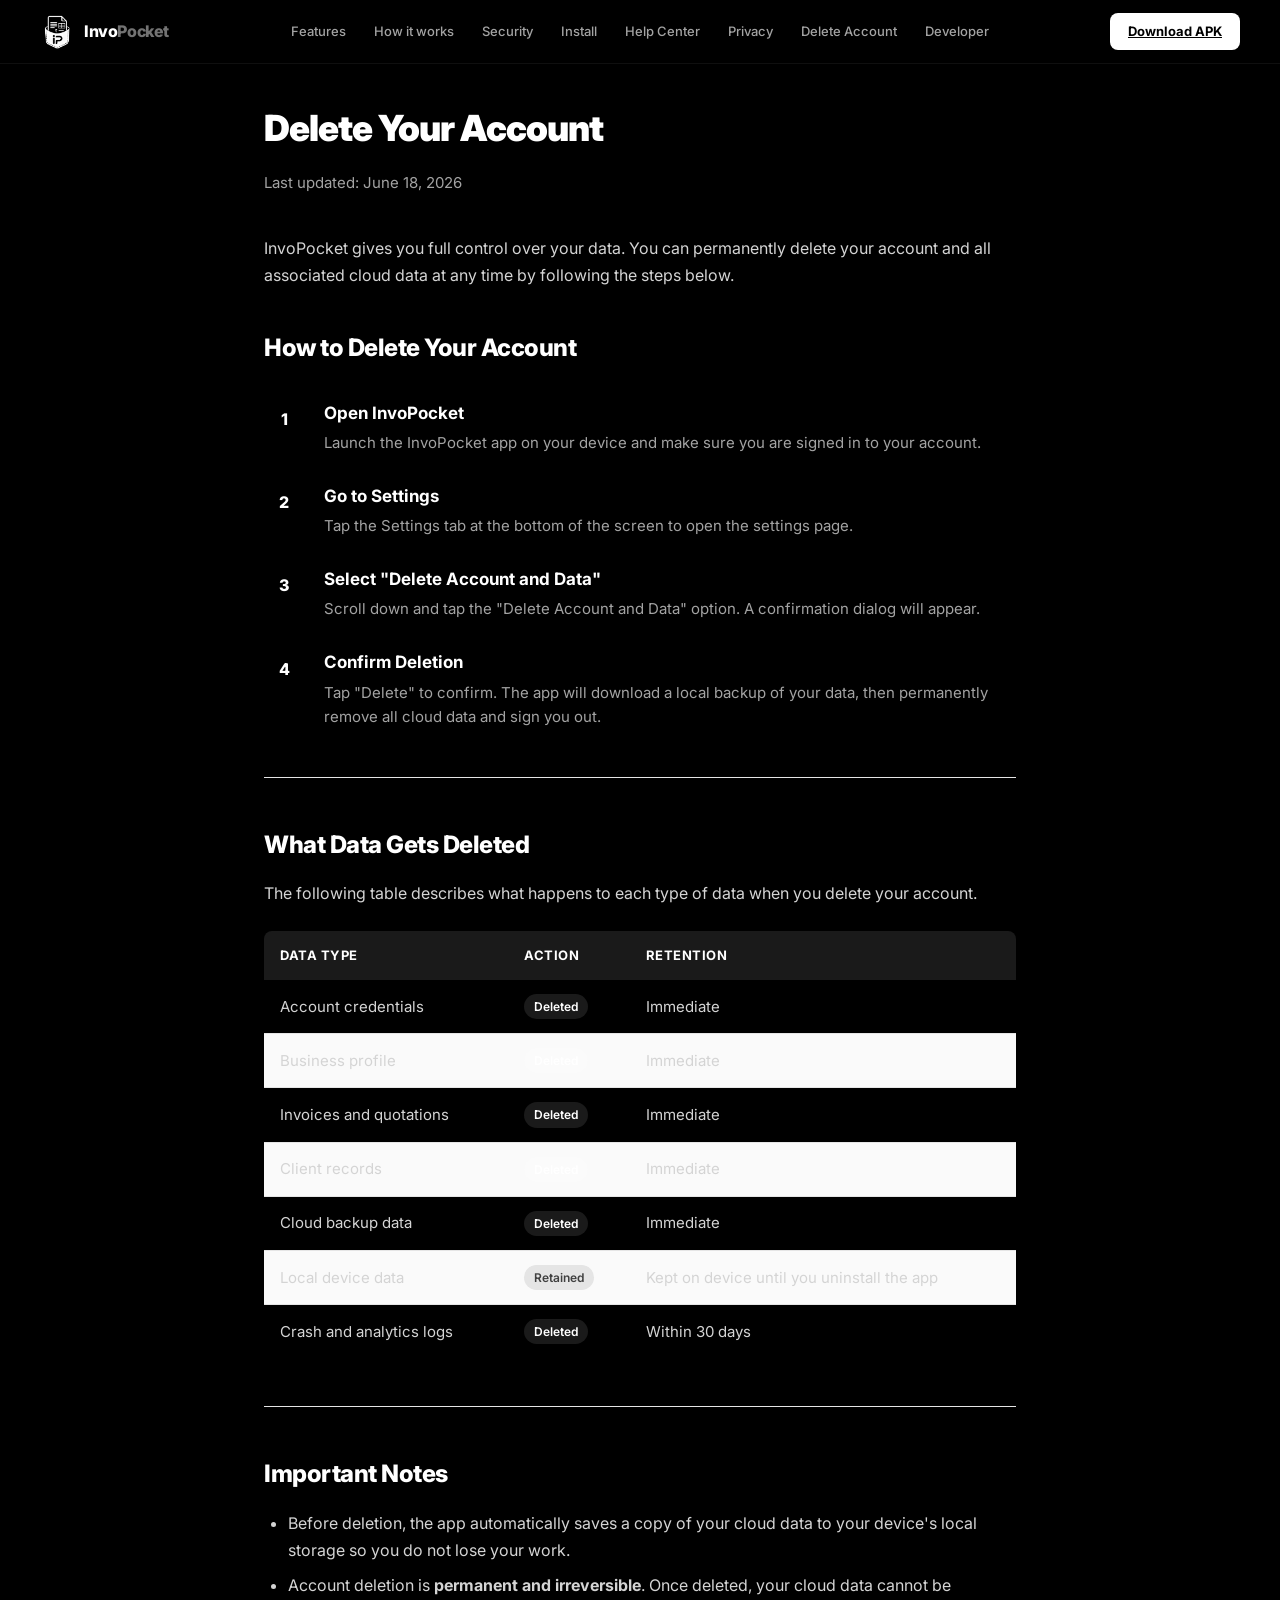
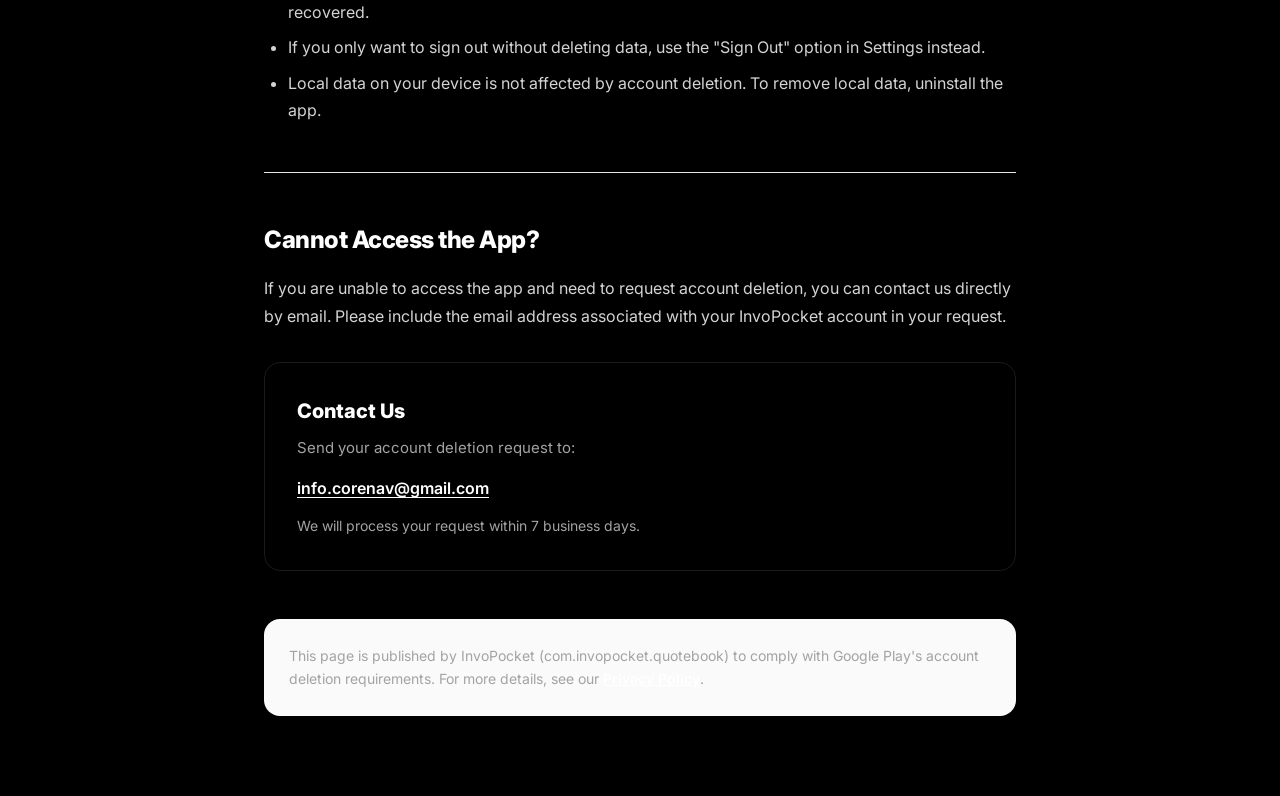
<file: delete-account.html>
<!DOCTYPE html>
<html lang="en">
<head>
<meta charset="UTF-8">
<meta name="viewport" content="width=device-width, initial-scale=1.0">
<link rel="icon" type="image/png" href="favicon.png">
<title>Delete Account — InvoPocket</title>
<meta name="description" content="Request deletion of your InvoPocket account and all associated data.">
<link href="https://fonts.googleapis.com/css2?family=Inter:wght@300;400;500;600;700;800;900&display=swap" rel="stylesheet">
<style>
*{box-sizing:border-box;margin:0;padding:0}
:root{
  --black:#000;--white:#fff;
  --g50:#FAFAFA;--g100:#F5F5F5;--g200:#E5E5E5;--g300:#D4D4D4;
  --g400:#A3A3A3;--g500:#737373;--g600:#525252;--g700:#404040;
  --g800:#262626;--g900:#171717;
  --r-sm:8px;--r-md:16px;--r-lg:24px;--r-xl:32px;
  --font:'Inter',system-ui,sans-serif;
}
html{scroll-behavior:smooth}
body{font-family:var(--font);background:var(--black);color:var(--white);line-height:1.6;overflow-x:hidden}

/* ══════════ NAV (dark — matches home page) ══════════ */
nav{position:fixed;top:0;left:0;right:0;z-index:999;height:64px;display:flex;align-items:center;justify-content:space-between;padding:0 40px;background:rgba(0,0,0,0.8);backdrop-filter:blur(20px);-webkit-backdrop-filter:blur(20px);border-bottom:1px solid rgba(255,255,255,0.06)}
.nav-brand{display:flex;align-items:center;gap:10px;text-decoration:none}
.nav-brand img{width:34px;height:34px;object-fit:contain;border-radius:9px}
.nav-brand-name{font-size:16px;font-weight:800;letter-spacing:-0.4px;color:var(--white)}
.nav-brand-name span{color:var(--g400)}
.nav-links{display:flex;gap:28px;align-items:center}
.nav-links a{font-size:13px;font-weight:500;color:var(--g400);text-decoration:none;transition:color .2s}
.nav-links a:hover{color:var(--white)}
.nav-links a.active{color:var(--white);font-weight:700}

/* ── THREE DOT MENU (mobile) ── */
.nav-dots{display:none;cursor:pointer;padding:8px;border:none;background:none;flex-direction:column;gap:4px;align-items:center;justify-content:center}
.nav-dots span{display:block;width:4px;height:4px;border-radius:50%;background:var(--white)}
.mobile-menu{display:none;position:fixed;top:64px;right:0;left:0;background:rgba(0,0,0,0.95);backdrop-filter:blur(20px);-webkit-backdrop-filter:blur(20px);border-bottom:1px solid rgba(255,255,255,0.06);box-shadow:0 8px 32px rgba(0,0,0,0.4);padding:16px 24px;z-index:998;flex-direction:column;gap:4px}
.mobile-menu.open{display:flex}
.mobile-menu a{font-size:15px;font-weight:500;color:var(--g400);text-decoration:none;padding:12px 0;border-bottom:1px solid rgba(255,255,255,0.06);transition:color .15s}
.mobile-menu a:last-child{border-bottom:none}
.mobile-menu a:hover,.mobile-menu a.active{color:var(--white)}

@media(max-width:768px){
  nav{padding:0 20px;height:56px}
  .nav-brand img{width:30px;height:30px}
  .nav-brand-name{font-size:15px}
  .nav-links{display:none}
  .nav-dots{display:flex}
  .mobile-menu{top:56px}
}

/* ══════════ CONTENT ══════════ */
.content{max-width:800px;margin:100px auto 80px;padding:0 24px}
.content h1{font-size:36px;font-weight:900;letter-spacing:-1px;margin-bottom:12px}
.content .subtitle{font-size:15px;color:var(--g400);margin-bottom:40px}
.content h2{font-size:24px;font-weight:800;letter-spacing:-0.5px;margin-top:40px;margin-bottom:16px}
.content p{font-size:16px;color:var(--g300);margin-bottom:16px;line-height:1.7}
.content ul{margin-left:24px;margin-bottom:16px;color:var(--g300)}
.content li{margin-bottom:8px;line-height:1.7}

/* ── STEPS ── */
.steps{margin-top:32px;margin-bottom:40px}
.step{display:flex;gap:20px;margin-bottom:28px;align-items:flex-start}
.step-num{flex-shrink:0;width:40px;height:40px;border-radius:50%;background:var(--black);color:var(--white);display:flex;align-items:center;justify-content:center;font-size:16px;font-weight:800}
.step-body h3{font-size:17px;font-weight:700;margin-bottom:4px;color:var(--white)}
.step-body p{font-size:15px;color:var(--g400);margin-bottom:0;line-height:1.6}

/* ── DATA TABLE ── */
.data-table{width:100%;border-collapse:collapse;margin:24px 0 40px;font-size:15px}
.data-table th{text-align:left;padding:14px 16px;background:rgba(255,255,255,0.1);color:var(--white);font-weight:700;font-size:13px;text-transform:uppercase;letter-spacing:0.5px}
.data-table th:first-child{border-radius:var(--r-sm) 0 0 0}
.data-table th:last-child{border-radius:0 var(--r-sm) 0 0}
.data-table td{padding:14px 16px;border-bottom:1px solid var(--g200);color:var(--g300)}
.data-table tr:last-child td{border-bottom:none}
.data-table tr:nth-child(even){background:var(--g50)}
.badge-deleted{display:inline-block;padding:3px 10px;border-radius:20px;font-size:12px;font-weight:600;background:rgba(255,255,255,0.1);color:var(--white)}
.badge-retained{display:inline-block;padding:3px 10px;border-radius:20px;font-size:12px;font-weight:600;background:var(--g200);color:var(--g700)}

/* ── DIVIDER ── */
.divider{height:1px;background:var(--g200);margin:48px 0}

/* ── CONTACT CARD ── */
.contact-card{border:1px solid rgba(255,255,255,0.1);border-radius:var(--r-md);padding:32px;margin-top:32px}
.contact-card h3{font-size:20px;font-weight:800;margin-bottom:8px}
.contact-card p{font-size:15px;color:var(--g400);margin-bottom:16px}
.contact-card a{color:var(--white);font-weight:600;text-decoration:underline;text-underline-offset:3px}
.contact-card a:hover{color:var(--g300)}

/* ── FOOTER NOTE ── */
.footer-note{margin-top:48px;padding:24px;border-radius:var(--r-md);background:var(--g50);border:1px solid rgba(255,255,255,0.1);font-size:14px;color:var(--g400);line-height:1.7}

/* ══════════ RESPONSIVE ══════════ */
@media(max-width:768px){
  .content{margin:40px auto 60px;padding:0 16px}
  .content h1{font-size:28px;letter-spacing:-0.5px}
  .content h2{font-size:20px;margin-top:32px}
  .content p{font-size:15px}
  .step{gap:14px}
  .step-num{width:34px;height:34px;font-size:14px}
  .step-body h3{font-size:15px}
  .step-body p{font-size:14px}
  .data-table{font-size:13px}
  .data-table th,.data-table td{padding:10px 12px}
  .contact-card{padding:20px}
}
@media(max-width:480px){
  .content h1{font-size:24px}
  .content h2{font-size:18px}
  .data-table{display:block;overflow-x:auto;-webkit-overflow-scrolling:touch}
}

.nav-dl {
  background: var(--white); color: var(--black);
  padding: 8px 18px; border-radius: var(--r-sm);
  font-size: 13px; font-weight: 700;
  transition: all 0.2s var(--ease);
  position: relative; overflow: hidden;
}
.nav-dl:hover::after { transform: translateX(100%); }
.nav-dl::after {
  content: ''; position: absolute; inset: 0;
  background: linear-gradient(135deg, rgba(255,255,255,0) 0%, rgba(255,255,255,0.3) 50%, rgba(255,255,255,0) 100%);
  transform: translateX(-100%); transition: transform 0.5s;
}
.nav-dl:hover::after { transform: translateX(100%); }
.nav-brand { display: flex; align-items: center; gap: 10px; }
.nav-logo { width: 34px; height: 34px; border-radius: 9px; object-fit: contain; }
.nav-name { font-size: 16px; font-weight: 800; letter-spacing: -0.4px; }
.nav-name span { color: var(--g500); }
.nav-links a { font-size: 13px; font-weight: 500; color: var(--g400); transition: color 0.2s; }
.nav-links a:hover { color: var(--white); }

</style>
</head>
<body>

<!-- ══ NAV ══ -->
<nav>
  <div class="nav-brand">
    <img class="nav-logo" src="logo.png" alt="InvoPocket Logo">
    <span class="nav-name">Invo<span>Pocket</span></span>
  </div>
  <div class="nav-links">
    <a href="index.html#features">Features</a>
    <a href="index.html#manage">How it works</a>
    <a href="index.html#encryption">Security</a>
    <a href="index.html#install">Install</a>
    <a href="help.html">Help Center</a>
    <a href="privacy.html">Privacy</a>
    <a href="delete-account.html">Delete Account</a>
    <a href="developer.html">Developer</a>
  </div>
  <a href="app-release.apk" class="nav-dl" download>Download APK</a>

  <button class="nav-dots" id="menuToggle" aria-label="Menu">
    <span></span><span></span><span></span>
  </button>
</nav>
<div class="mobile-menu" id="mobileMenu">
  <a href="index.html#features">Features</a>
  <a href="index.html#manage">Workflow</a>
  <a href="index.html#download">Download</a>
  <a href="help.html">Help Center</a>
  <a href="privacy.html">Privacy</a>
  <a href="delete-account.html">Delete Account</a>
  <a href="developer.html">Developer</a>
</div>


<!-- ══ CONTENT ══ -->
<div class="content">
  <h1>Delete Your Account</h1>
  <p class="subtitle">Last updated: June 18, 2026</p>

  <p>InvoPocket gives you full control over your data. You can permanently delete your account and all associated cloud data at any time by following the steps below.</p>

  <h2>How to Delete Your Account</h2>

  <div class="steps">
    <div class="step">
      <div class="step-num">1</div>
      <div class="step-body">
        <h3>Open InvoPocket</h3>
        <p>Launch the InvoPocket app on your device and make sure you are signed in to your account.</p>
      </div>
    </div>
    <div class="step">
      <div class="step-num">2</div>
      <div class="step-body">
        <h3>Go to Settings</h3>
        <p>Tap the Settings tab at the bottom of the screen to open the settings page.</p>
      </div>
    </div>
    <div class="step">
      <div class="step-num">3</div>
      <div class="step-body">
        <h3>Select "Delete Account and Data"</h3>
        <p>Scroll down and tap the "Delete Account and Data" option. A confirmation dialog will appear.</p>
      </div>
    </div>
    <div class="step">
      <div class="step-num">4</div>
      <div class="step-body">
        <h3>Confirm Deletion</h3>
        <p>Tap "Delete" to confirm. The app will download a local backup of your data, then permanently remove all cloud data and sign you out.</p>
      </div>
    </div>
  </div>

  <div class="divider"></div>

  <h2>What Data Gets Deleted</h2>
  <p>The following table describes what happens to each type of data when you delete your account.</p>

  <table class="data-table">
    <thead>
      <tr>
        <th>Data Type</th>
        <th>Action</th>
        <th>Retention</th>
      </tr>
    </thead>
    <tbody>
      <tr>
        <td>Account credentials</td>
        <td><span class="badge-deleted">Deleted</span></td>
        <td>Immediate</td>
      </tr>
      <tr>
        <td>Business profile</td>
        <td><span class="badge-deleted">Deleted</span></td>
        <td>Immediate</td>
      </tr>
      <tr>
        <td>Invoices and quotations</td>
        <td><span class="badge-deleted">Deleted</span></td>
        <td>Immediate</td>
      </tr>
      <tr>
        <td>Client records</td>
        <td><span class="badge-deleted">Deleted</span></td>
        <td>Immediate</td>
      </tr>
      <tr>
        <td>Cloud backup data</td>
        <td><span class="badge-deleted">Deleted</span></td>
        <td>Immediate</td>
      </tr>
      <tr>
        <td>Local device data</td>
        <td><span class="badge-retained">Retained</span></td>
        <td>Kept on device until you uninstall the app</td>
      </tr>
      <tr>
        <td>Crash and analytics logs</td>
        <td><span class="badge-deleted">Deleted</span></td>
        <td>Within 30 days</td>
      </tr>
    </tbody>
  </table>

  <div class="divider"></div>

  <h2>Important Notes</h2>
  <ul>
    <li>Before deletion, the app automatically saves a copy of your cloud data to your device's local storage so you do not lose your work.</li>
    <li>Account deletion is <strong>permanent and irreversible</strong>. Once deleted, your cloud data cannot be recovered.</li>
    <li>If you only want to sign out without deleting data, use the "Sign Out" option in Settings instead.</li>
    <li>Local data on your device is not affected by account deletion. To remove local data, uninstall the app.</li>
  </ul>

  <div class="divider"></div>

  <h2>Cannot Access the App?</h2>
  <p>If you are unable to access the app and need to request account deletion, you can contact us directly by email. Please include the email address associated with your InvoPocket account in your request.</p>

  <div class="contact-card">
    <h3>Contact Us</h3>
    <p>Send your account deletion request to:</p>
    <a href="mailto:info.corenav@gmail.com?subject=InvoPocket%20Account%20Deletion%20Request">info.corenav@gmail.com</a>
    <p style="margin-top:12px;margin-bottom:0;font-size:14px;color:var(--g400)">We will process your request within 7 business days.</p>
  </div>

  <div class="footer-note">
    This page is published by InvoPocket (com.invopocket.quotebook) to comply with Google Play's account deletion requirements. For more details, see our <a href="privacy.html" style="color:var(--white);font-weight:600">Privacy Policy</a>.
  </div>
</div>

<script>
// ── Mobile menu toggle ──
const menuToggle = document.getElementById('menuToggle');
const mobileMenu = document.getElementById('mobileMenu');
menuToggle.addEventListener('click', () => {
  mobileMenu.classList.toggle('open');
});
document.addEventListener('click', (e) => {
  if (!mobileMenu.contains(e.target) && !menuToggle.contains(e.target)) {
    mobileMenu.classList.remove('open');
  }
});

</script>
</body>
</html>
</file>
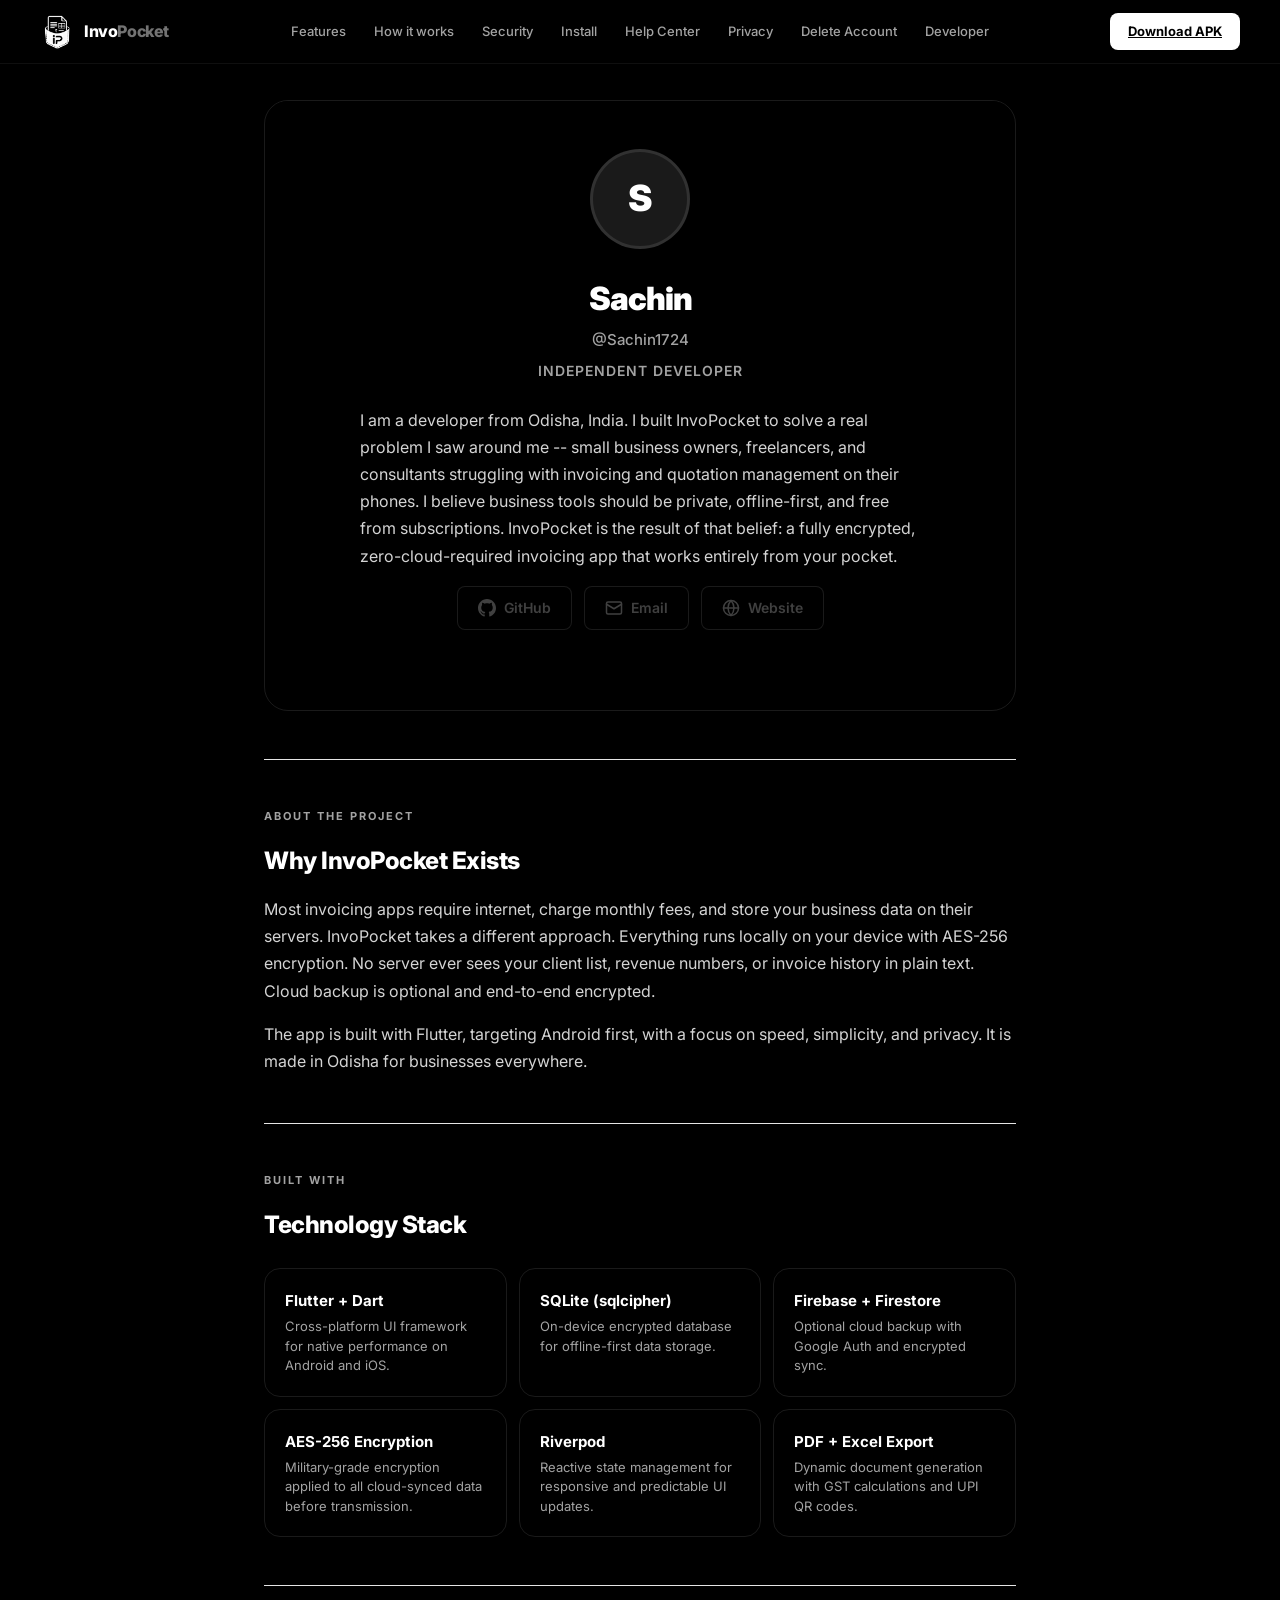
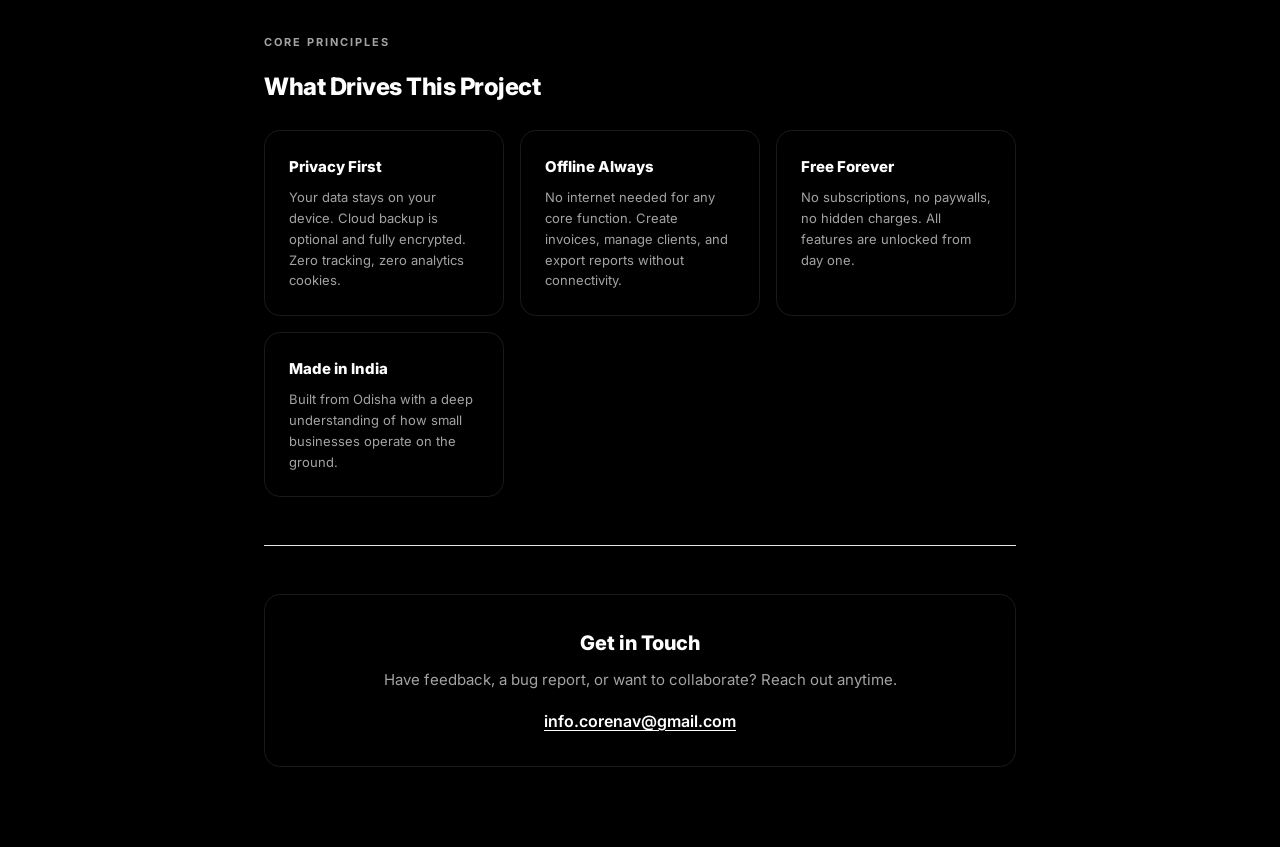
<file: developer.html>
<!DOCTYPE html>
<html lang="en">
<head>
<meta charset="UTF-8">
<meta name="viewport" content="width=device-width, initial-scale=1.0">
<link rel="icon" type="image/png" href="favicon.png">
<title>Developer — InvoPocket</title>
<meta name="description" content="Meet the developer behind InvoPocket. Built by Sachin from Odisha, India.">
<link href="https://fonts.googleapis.com/css2?family=Inter:wght@300;400;500;600;700;800;900&display=swap" rel="stylesheet">
<style>
*{box-sizing:border-box;margin:0;padding:0}
:root{
  --black:#000;--white:#fff;
  --g50:#FAFAFA;--g100:#F5F5F5;--g200:#E5E5E5;--g300:#D4D4D4;
  --g400:#A3A3A3;--g500:#737373;--g600:#525252;--g700:#404040;
  --g800:#262626;--g900:#171717;
  --r-sm:8px;--r-md:16px;--r-lg:24px;--r-xl:32px;
  --font:'Inter',system-ui,sans-serif;
}
html{scroll-behavior:smooth}
body{font-family:var(--font);background:var(--black);color:var(--white);line-height:1.6;overflow-x:hidden}

/* ══════════ NAV (dark — matches home page) ══════════ */
nav{position:fixed;top:0;left:0;right:0;z-index:999;height:64px;display:flex;align-items:center;justify-content:space-between;padding:0 40px;background:rgba(0,0,0,0.8);backdrop-filter:blur(20px);-webkit-backdrop-filter:blur(20px);border-bottom:1px solid rgba(255,255,255,0.06)}
.nav-brand{display:flex;align-items:center;gap:10px;text-decoration:none}
.nav-brand img{width:34px;height:34px;object-fit:contain;border-radius:9px}
.nav-brand-name{font-size:16px;font-weight:800;letter-spacing:-0.4px;color:var(--white)}
.nav-brand-name span{color:var(--g400)}
.nav-links{display:flex;gap:28px;align-items:center}
.nav-links a{font-size:13px;font-weight:500;color:var(--g400);text-decoration:none;transition:color .2s}
.nav-links a:hover{color:var(--white)}
.nav-links a.active{color:var(--white);font-weight:700}

/* ── THREE DOT MENU (mobile) ── */
.nav-dots{display:none;cursor:pointer;padding:8px;border:none;background:none;flex-direction:column;gap:4px;align-items:center;justify-content:center}
.nav-dots span{display:block;width:4px;height:4px;border-radius:50%;background:var(--white)}
.mobile-menu{display:none;position:fixed;top:64px;right:0;left:0;background:rgba(0,0,0,0.95);backdrop-filter:blur(20px);-webkit-backdrop-filter:blur(20px);border-bottom:1px solid rgba(255,255,255,0.06);box-shadow:0 8px 32px rgba(0,0,0,0.4);padding:16px 24px;z-index:998;flex-direction:column;gap:4px}
.mobile-menu.open{display:flex}
.mobile-menu a{font-size:15px;font-weight:500;color:var(--g400);text-decoration:none;padding:12px 0;border-bottom:1px solid rgba(255,255,255,0.06);transition:color .15s}
.mobile-menu a:last-child{border-bottom:none}
.mobile-menu a:hover,.mobile-menu a.active{color:var(--white)}

@media(max-width:768px){
  nav{padding:0 20px;height:56px}
  .nav-brand img{width:30px;height:30px}
  .nav-brand-name{font-size:15px}
  .nav-links{display:none}
  .nav-dots{display:flex}
  .mobile-menu{top:56px}
}

/* ══════════ CONTENT ══════════ */
.content{max-width:800px;margin:100px auto 80px;padding:0 24px}

/* ── DEVELOPER CARD ── */
.dev-card{border:1px solid rgba(255,255,255,0.1);border-radius:var(--r-lg);padding:48px 40px;text-align:center;margin-bottom:48px;position:relative;overflow:hidden}
.dev-card::before{content:'';position:absolute;top:0;left:0;right:0;height:4px;background:var(--black)}
.dev-avatar{width:100px;height:100px;border-radius:50%;background:rgba(255,255,255,0.1);display:flex;align-items:center;justify-content:center;margin:0 auto 24px;font-size:36px;font-weight:900;color:var(--white);letter-spacing:-1px;border:3px solid rgba(255,255,255,0.1)}
.dev-name{font-size:32px;font-weight:900;letter-spacing:-1px;margin-bottom:4px}
.dev-handle{font-size:15px;color:var(--g400);margin-bottom:8px;font-weight:500}
.dev-role{font-size:14px;color:var(--g400);font-weight:600;text-transform:uppercase;letter-spacing:1px;margin-bottom:24px}
.dev-bio{font-size:16px;color:var(--g300);line-height:1.8;max-width:560px;margin:0 auto 32px;text-align:left}

/* ── LINKS ── */
.dev-links{display:flex;flex-wrap:wrap;gap:12px;justify-content:center;margin-bottom:32px}
.dev-link{display:inline-flex;align-items:center;gap:8px;padding:10px 20px;border-radius:var(--r-sm);font-size:14px;font-weight:600;text-decoration:none;transition:all .2s;border:1px solid rgba(255,255,255,0.1);color:var(--g700);background:var(--black)}
.dev-link:hover{border-color:var(--white);color:var(--white);transform:translateY(-2px);box-shadow:0 4px 12px rgba(0,0,0,0.08)}
.dev-link svg{width:18px;height:18px;flex-shrink:0}

/* ── TECH STACK ── */
.section-label{font-size:11px;font-weight:700;letter-spacing:2px;text-transform:uppercase;color:var(--g400);margin-bottom:16px}
.content h2{font-size:24px;font-weight:800;letter-spacing:-0.5px;margin-bottom:16px}
.content p{font-size:16px;color:var(--g300);margin-bottom:16px;line-height:1.7}

.tech-grid{display:grid;grid-template-columns:repeat(auto-fit,minmax(220px,1fr));gap:12px;margin:24px 0 48px}
.tech-item{border:1px solid rgba(255,255,255,0.1);border-radius:var(--r-md);padding:20px;transition:all .2s}
.tech-item:hover{border-color:rgba(255,255,255,0.2);transform:translateY(-2px);box-shadow:0 4px 12px rgba(0,0,0,0.04)}
.tech-item h4{font-size:15px;font-weight:700;margin-bottom:4px;color:var(--white)}
.tech-item p{font-size:13px;color:var(--g400);margin-bottom:0;line-height:1.5}

/* ── DIVIDER ── */
.divider{height:1px;background:var(--g200);margin:48px 0}

/* ── VALUES ── */
.values{display:grid;grid-template-columns:repeat(auto-fit,minmax(200px,1fr));gap:16px;margin:24px 0 48px}
.value-card{padding:24px;border:1px solid rgba(255,255,255,0.1);border-radius:var(--r-md);transition:all .2s}
.value-card:hover{border-color:rgba(255,255,255,0.2);transform:translateY(-2px)}
.value-card h4{font-size:15px;font-weight:800;margin-bottom:8px;color:var(--white)}
.value-card p{font-size:13px;color:var(--g400);margin-bottom:0;line-height:1.6}

/* ── CONTACT ── */
.contact-box{border:1px solid rgba(255,255,255,0.1);border-radius:var(--r-md);padding:32px;text-align:center}
.contact-box h3{font-size:20px;font-weight:800;margin-bottom:8px}
.contact-box p{font-size:15px;color:var(--g400);margin-bottom:16px}
.contact-box a{color:var(--white);font-weight:600;text-decoration:underline;text-underline-offset:3px;font-size:16px}
.contact-box a:hover{color:var(--g300)}

/* ══════════ RESPONSIVE ══════════ */
@media(max-width:768px){
  .content{margin:40px auto 60px;padding:0 16px}
  .dev-card{padding:32px 20px}
  .dev-name{font-size:26px}
  .dev-bio{font-size:15px}
  .dev-avatar{width:80px;height:80px;font-size:28px}
  .content h2{font-size:20px}
  .tech-grid{grid-template-columns:1fr}
}
@media(max-width:480px){
  .dev-links{flex-direction:column;align-items:stretch}
  .dev-link{justify-content:center}
}

.nav-dl {
  background: var(--white); color: var(--black);
  padding: 8px 18px; border-radius: var(--r-sm);
  font-size: 13px; font-weight: 700;
  transition: all 0.2s var(--ease);
  position: relative; overflow: hidden;
}
.nav-dl:hover::after { transform: translateX(100%); }
.nav-dl::after {
  content: ''; position: absolute; inset: 0;
  background: linear-gradient(135deg, rgba(255,255,255,0) 0%, rgba(255,255,255,0.3) 50%, rgba(255,255,255,0) 100%);
  transform: translateX(-100%); transition: transform 0.5s;
}
.nav-dl:hover::after { transform: translateX(100%); }
.nav-brand { display: flex; align-items: center; gap: 10px; }
.nav-logo { width: 34px; height: 34px; border-radius: 9px; object-fit: contain; }
.nav-name { font-size: 16px; font-weight: 800; letter-spacing: -0.4px; }
.nav-name span { color: var(--g500); }
.nav-links a { font-size: 13px; font-weight: 500; color: var(--g400); transition: color 0.2s; }
.nav-links a:hover { color: var(--white); }

</style>
</head>
<body>

<!-- ══ NAV ══ -->
<nav>
  <div class="nav-brand">
    <img class="nav-logo" src="logo.png" alt="InvoPocket Logo">
    <span class="nav-name">Invo<span>Pocket</span></span>
  </div>
  <div class="nav-links">
    <a href="index.html#features">Features</a>
    <a href="index.html#manage">How it works</a>
    <a href="index.html#encryption">Security</a>
    <a href="index.html#install">Install</a>
    <a href="help.html">Help Center</a>
    <a href="privacy.html">Privacy</a>
    <a href="delete-account.html">Delete Account</a>
    <a href="developer.html">Developer</a>
  </div>
  <a href="app-release.apk" class="nav-dl" download>Download APK</a>

  <button class="nav-dots" id="menuToggle" aria-label="Menu">
    <span></span><span></span><span></span>
  </button>
</nav>
<div class="mobile-menu" id="mobileMenu">
  <a href="index.html#features">Features</a>
  <a href="index.html#manage">Workflow</a>
  <a href="index.html#download">Download</a>
  <a href="help.html">Help Center</a>
  <a href="privacy.html">Privacy</a>
  <a href="delete-account.html">Delete Account</a>
  <a href="developer.html">Developer</a>
</div>


<!-- ══ CONTENT ══ -->
<div class="content">

  <!-- Developer Card -->
  <div class="dev-card">
    <div class="dev-avatar">S</div>
    <div class="dev-name">Sachin</div>
    <div class="dev-handle">@Sachin1724</div>
    <div class="dev-role">Independent Developer</div>
    <p class="dev-bio">
      I am a developer from Odisha, India. I built InvoPocket to solve a real problem I saw around me -- small business owners, freelancers, and consultants struggling with invoicing and quotation management on their phones. I believe business tools should be private, offline-first, and free from subscriptions. InvoPocket is the result of that belief: a fully encrypted, zero-cloud-required invoicing app that works entirely from your pocket.
    </p>
    <div class="dev-links">
      <a href="https://github.com/Sachin1724" class="dev-link" target="_blank" rel="noopener">
        <svg viewBox="0 0 24 24" fill="currentColor"><path d="M12 0c-6.626 0-12 5.373-12 12 0 5.302 3.438 9.8 8.207 11.387.599.111.793-.261.793-.577v-2.234c-3.338.726-4.033-1.416-4.033-1.416-.546-1.387-1.333-1.756-1.333-1.756-1.089-.745.083-.729.083-.729 1.205.084 1.839 1.237 1.839 1.237 1.07 1.834 2.807 1.304 3.492.997.107-.775.418-1.305.762-1.604-2.665-.305-5.467-1.334-5.467-5.931 0-1.311.469-2.381 1.236-3.221-.124-.303-.535-1.524.117-3.176 0 0 1.008-.322 3.301 1.23.957-.266 1.983-.399 3.003-.404 1.02.005 2.047.138 3.006.404 2.291-1.552 3.297-1.23 3.297-1.23.653 1.653.242 2.874.118 3.176.77.84 1.235 1.911 1.235 3.221 0 4.609-2.807 5.624-5.479 5.921.43.372.823 1.102.823 2.222v3.293c0 .319.192.694.801.576 4.765-1.589 8.199-6.086 8.199-11.386 0-6.627-5.373-12-12-12z"/></svg>
        GitHub
      </a>
      <a href="mailto:info.corenav@gmail.com" class="dev-link">
        <svg viewBox="0 0 24 24" fill="none" stroke="currentColor" stroke-width="2" stroke-linecap="round" stroke-linejoin="round"><rect x="2" y="4" width="20" height="16" rx="2"/><polyline points="22,7 12,13 2,7"/></svg>
        Email
      </a>
      <a href="https://invopocket.netlify.app" class="dev-link" target="_blank" rel="noopener">
        <svg viewBox="0 0 24 24" fill="none" stroke="currentColor" stroke-width="2" stroke-linecap="round" stroke-linejoin="round"><circle cx="12" cy="12" r="10"/><line x1="2" y1="12" x2="22" y2="12"/><path d="M12 2a15.3 15.3 0 0 1 4 10 15.3 15.3 0 0 1-4 10 15.3 15.3 0 0 1-4-10 15.3 15.3 0 0 1 4-10z"/></svg>
        Website
      </a>
    </div>
  </div>

  <div class="divider"></div>

  <!-- About the Project -->
  <div class="section-label">About the project</div>
  <h2>Why InvoPocket Exists</h2>
  <p>Most invoicing apps require internet, charge monthly fees, and store your business data on their servers. InvoPocket takes a different approach. Everything runs locally on your device with AES-256 encryption. No server ever sees your client list, revenue numbers, or invoice history in plain text. Cloud backup is optional and end-to-end encrypted.</p>
  <p>The app is built with Flutter, targeting Android first, with a focus on speed, simplicity, and privacy. It is made in Odisha for businesses everywhere.</p>

  <div class="divider"></div>

  <!-- Tech Stack -->
  <div class="section-label">Built with</div>
  <h2>Technology Stack</h2>

  <div class="tech-grid">
    <div class="tech-item">
      <h4>Flutter + Dart</h4>
      <p>Cross-platform UI framework for native performance on Android and iOS.</p>
    </div>
    <div class="tech-item">
      <h4>SQLite (sqlcipher)</h4>
      <p>On-device encrypted database for offline-first data storage.</p>
    </div>
    <div class="tech-item">
      <h4>Firebase + Firestore</h4>
      <p>Optional cloud backup with Google Auth and encrypted sync.</p>
    </div>
    <div class="tech-item">
      <h4>AES-256 Encryption</h4>
      <p>Military-grade encryption applied to all cloud-synced data before transmission.</p>
    </div>
    <div class="tech-item">
      <h4>Riverpod</h4>
      <p>Reactive state management for responsive and predictable UI updates.</p>
    </div>
    <div class="tech-item">
      <h4>PDF + Excel Export</h4>
      <p>Dynamic document generation with GST calculations and UPI QR codes.</p>
    </div>
  </div>

  <div class="divider"></div>

  <!-- Values -->
  <div class="section-label">Core principles</div>
  <h2>What Drives This Project</h2>

  <div class="values">
    <div class="value-card">
      <h4>Privacy First</h4>
      <p>Your data stays on your device. Cloud backup is optional and fully encrypted. Zero tracking, zero analytics cookies.</p>
    </div>
    <div class="value-card">
      <h4>Offline Always</h4>
      <p>No internet needed for any core function. Create invoices, manage clients, and export reports without connectivity.</p>
    </div>
    <div class="value-card">
      <h4>Free Forever</h4>
      <p>No subscriptions, no paywalls, no hidden charges. All features are unlocked from day one.</p>
    </div>
    <div class="value-card">
      <h4>Made in India</h4>
      <p>Built from Odisha with a deep understanding of how small businesses operate on the ground.</p>
    </div>
  </div>

  <div class="divider"></div>

  <!-- Contact -->
  <div class="contact-box">
    <h3>Get in Touch</h3>
    <p>Have feedback, a bug report, or want to collaborate? Reach out anytime.</p>
    <a href="mailto:info.corenav@gmail.com">info.corenav@gmail.com</a>
  </div>

</div>

<script>
// ── Mobile menu toggle ──
const menuToggle = document.getElementById('menuToggle');
const mobileMenu = document.getElementById('mobileMenu');
menuToggle.addEventListener('click', () => {
  mobileMenu.classList.toggle('open');
});
document.addEventListener('click', (e) => {
  if (!mobileMenu.contains(e.target) && !menuToggle.contains(e.target)) {
    mobileMenu.classList.remove('open');
  }
});

</script>
</body>
</html>
</file>
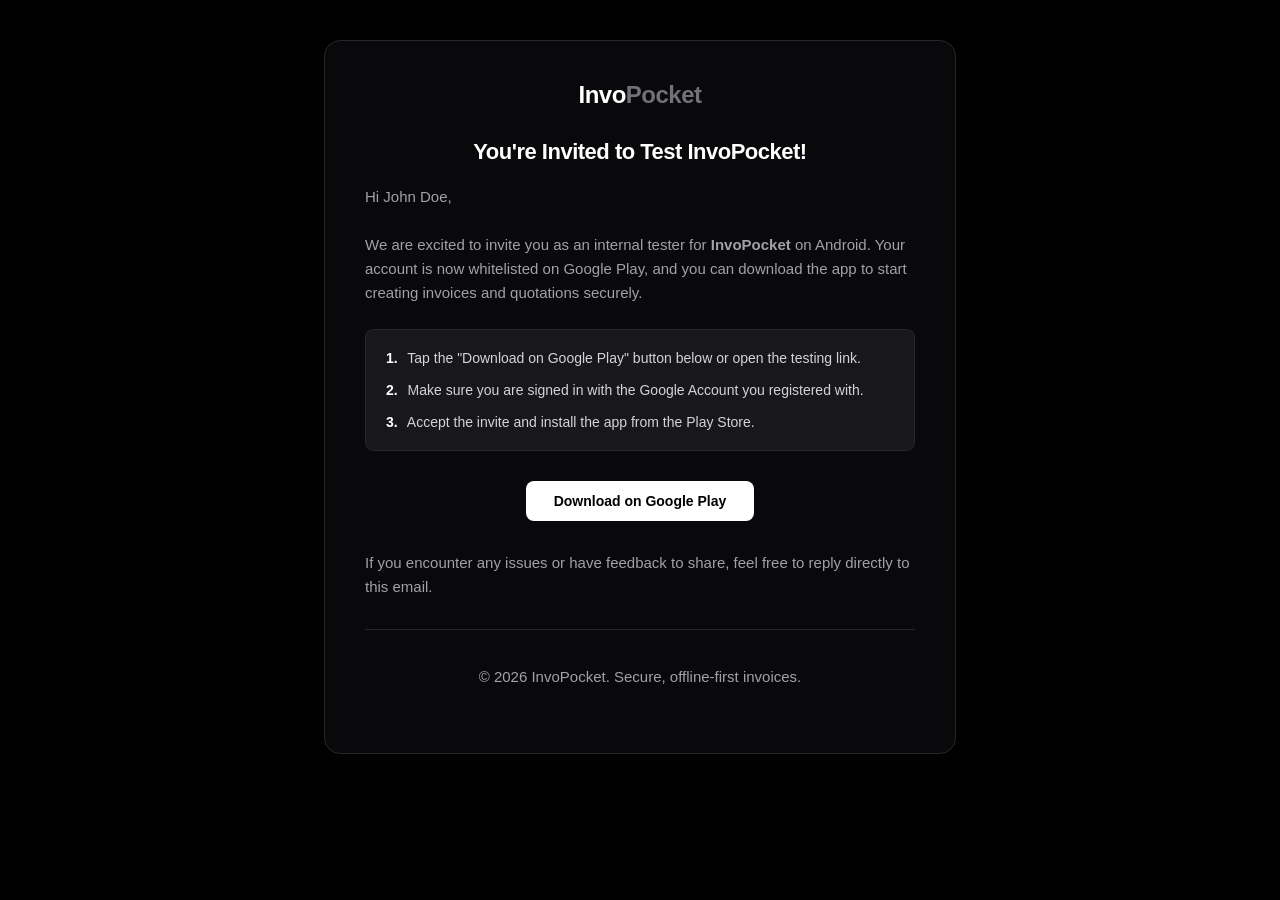
<file: email_preview.html>
<!DOCTYPE html>
<html>
<head>
<meta charset="utf-8">
<title>InvoPocket Early Access Invitation Preview</title>
<style>
  body {
    font-family: -apple-system, BlinkMacSystemFont, "Segoe UI", Roboto, Helvetica, Arial, sans-serif;
    background-color: #000000;
    color: #ffffff;
    margin: 0;
    padding: 0;
  }
  .container {
    max-width: 550px;
    margin: 40px auto;
    background-color: #09090b;
    border: 1px solid #27272a;
    border-radius: 16px;
    padding: 40px;
    box-shadow: 0 10px 30px rgba(0,0,0,0.5);
  }
  .logo-area {
    text-align: center;
    margin-bottom: 30px;
  }
  .logo {
    font-size: 24px;
    font-weight: 900;
    color: #ffffff;
    letter-spacing: -0.5px;
  }
  .logo span {
    color: #71717a;
  }
  h1 {
    font-size: 22px;
    font-weight: 800;
    letter-spacing: -0.5px;
    margin-bottom: 20px;
    color: #ffffff;
    text-align: center;
  }
  p {
    font-size: 15px;
    line-height: 1.6;
    color: #a1a1aa;
    margin-bottom: 24px;
  }
  .steps {
    background-color: #18181b;
    border: 1px solid #27272a;
    border-radius: 8px;
    padding: 20px;
    margin-bottom: 30px;
  }
  .step-item {
    margin-bottom: 16px;
    font-size: 14px;
    color: #d4d4d8;
  }
  .step-item:last-child {
    margin-bottom: 0;
  }
  .step-num {
    color: #ffffff;
    font-weight: 800;
    margin-right: 6px;
  }
  .btn-area {
    text-align: center;
    margin-bottom: 30px;
  }
  .btn {
    display: inline-block;
    background-color: #ffffff;
    color: #000000 !important;
    text-decoration: none;
    font-weight: 700;
    font-size: 14px;
    padding: 12px 28px;
    border-radius: 8px;
    transition: background 0.2s;
  }
  .footer {
    text-align: center;
    font-size: 12px;
    color: #52525b;
    border-top: 1px solid #27272a;
    padding-top: 20px;
    margin-top: 30px;
  }
  a {
    color: #ffffff;
  }
</style>
</head>
<body>
<div class="container">
  <div class="logo-area">
    <div class="logo">Invo<span>Pocket</span></div>
  </div>
  
  <h1>You're Invited to Test InvoPocket!</h1>
  
  <p>Hi John Doe,</p>
  
  <p>We are excited to invite you as an internal tester for <strong>InvoPocket</strong> on Android. Your account is now whitelisted on Google Play, and you can download the app to start creating invoices and quotations securely.</p>
  
  <div class="steps">
    <div class="step-item">
      <span class="step-num">1.</span> Tap the "Download on Google Play" button below or open the testing link.
    </div>
    <div class="step-item">
      <span class="step-num">2.</span> Make sure you are signed in with the Google Account you registered with.
    </div>
    <div class="step-item">
      <span class="step-num">3.</span> Accept the invite and install the app from the Play Store.
    </div>
  </div>
  
  <div class="btn-area">
    <a href="https://play.google.com/apps/testing/com.invopocket.quotes" class="btn" target="_blank">Download on Google Play</a>
  </div>
  
  <p>If you encounter any issues or have feedback to share, feel free to reply directly to this email.</p>
  
  <div class="footer">
    <p>&copy; 2026 InvoPocket. Secure, offline-first invoices.</p>
  </div>
</div>
</body>
</html>
</file>
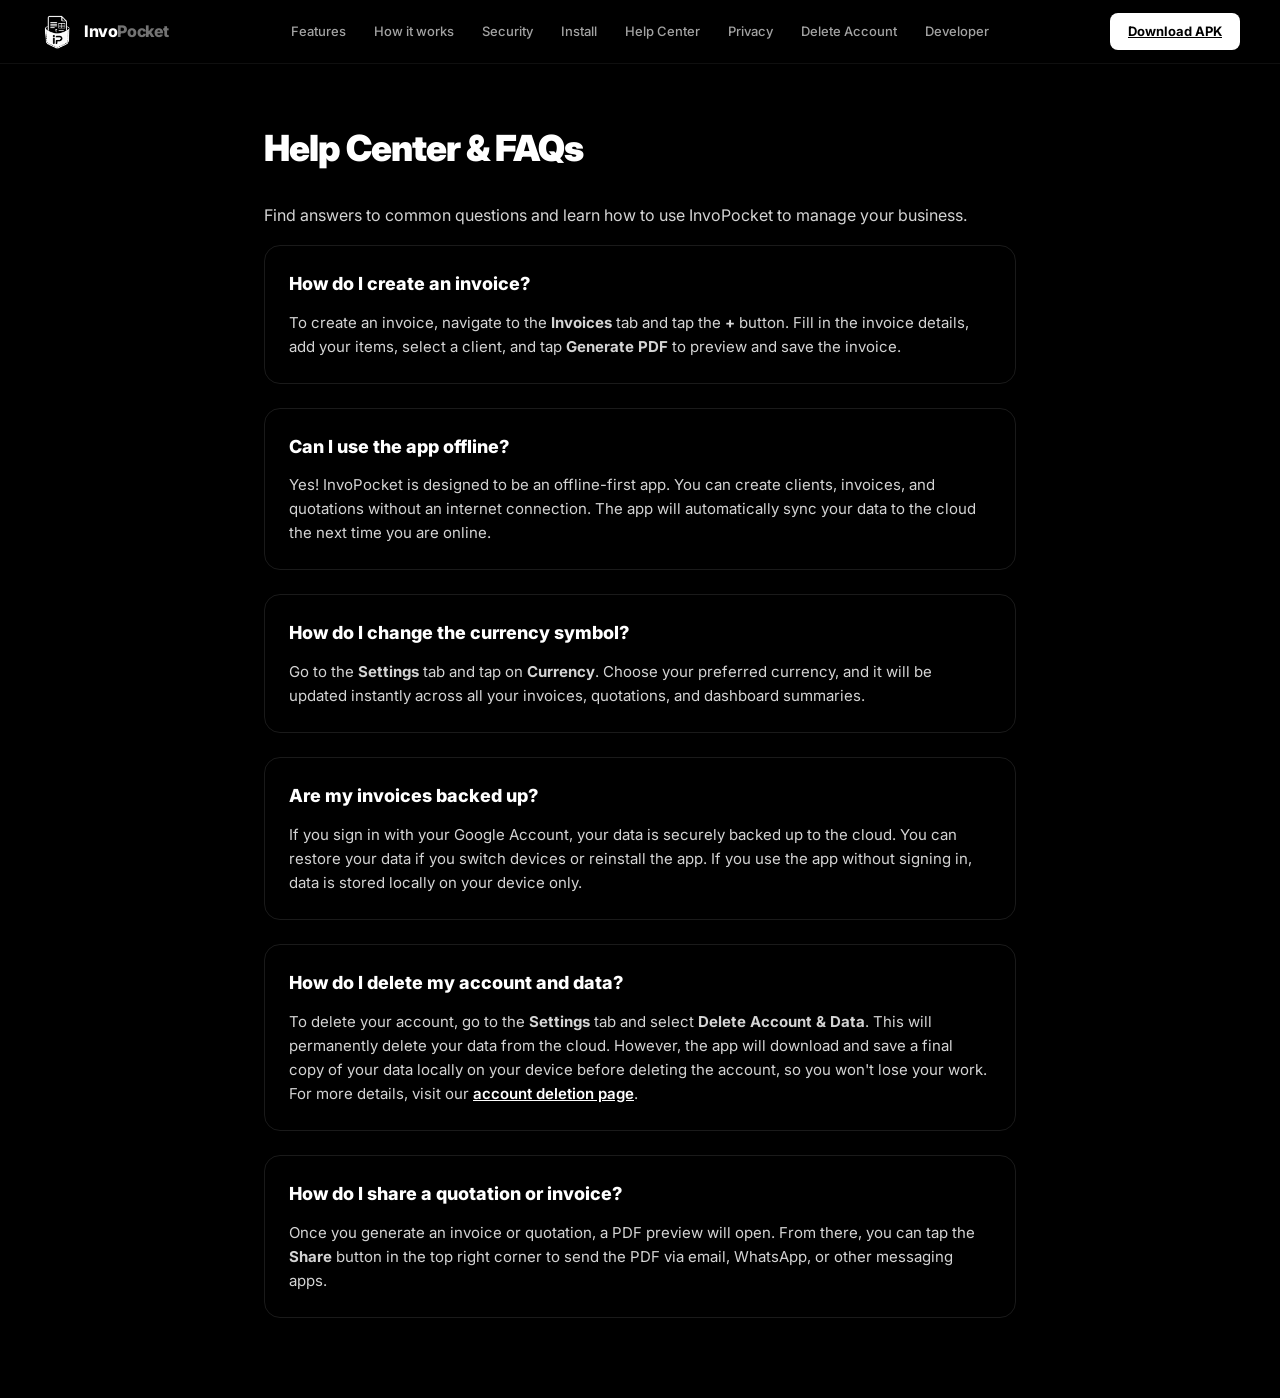
<file: help.html>
<!DOCTYPE html>
<html lang="en">
<head>
<meta charset="UTF-8">
<meta name="viewport" content="width=device-width, initial-scale=1.0">
<link rel="icon" type="image/png" href="favicon.png">
<title>Help Center — InvoPocket</title>
<meta name="description" content="Help Center and FAQs for InvoPocket app.">
<link href="https://fonts.googleapis.com/css2?family=Inter:wght@300;400;500;600;700;800;900&display=swap" rel="stylesheet">
<style>
*{box-sizing:border-box;margin:0;padding:0}
:root{
  --black:#000;--white:#fff;
  --g50:#FAFAFA;--g100:#F5F5F5;--g200:#E5E5E5;--g300:#D4D4D4;
  --g400:#A3A3A3;--g500:#737373;--g600:#525252;--g700:#404040;
  --g800:#262626;--g900:#171717;
  --r-sm:8px;--r-md:16px;--r-lg:24px;--r-xl:32px;
  --font:'Inter',system-ui,sans-serif;
}
html{scroll-behavior:smooth}
body{font-family:var(--font);background:var(--black);color:var(--white);line-height:1.6;overflow-x:hidden}

/* ══════════ NAV (dark — matches home page) ══════════ */
nav{position:fixed;top:0;left:0;right:0;z-index:999;height:64px;display:flex;align-items:center;justify-content:space-between;padding:0 40px;background:rgba(0,0,0,0.8);backdrop-filter:blur(20px);-webkit-backdrop-filter:blur(20px);border-bottom:1px solid rgba(255,255,255,0.06)}
.nav-brand{display:flex;align-items:center;gap:10px;text-decoration:none}
.nav-brand img{width:34px;height:34px;object-fit:contain;border-radius:9px}
.nav-brand-name{font-size:16px;font-weight:800;letter-spacing:-0.4px;color:var(--white)}
.nav-brand-name span{color:var(--g400)}
.nav-links{display:flex;gap:28px;align-items:center}
.nav-links a{font-size:13px;font-weight:500;color:var(--g400);text-decoration:none;transition:color .2s}
.nav-links a:hover{color:var(--white)}
.nav-links a.active{color:var(--white);font-weight:700}

.nav-dots{display:none;cursor:pointer;padding:8px;border:none;background:none;flex-direction:column;gap:4px;align-items:center;justify-content:center}
.nav-dots span{display:block;width:4px;height:4px;border-radius:50%;background:var(--white)}
.mobile-menu{display:none;position:fixed;top:64px;right:0;left:0;background:rgba(0,0,0,0.95);backdrop-filter:blur(20px);-webkit-backdrop-filter:blur(20px);border-bottom:1px solid rgba(255,255,255,0.06);box-shadow:0 8px 32px rgba(0,0,0,0.4);padding:16px 24px;z-index:998;flex-direction:column;gap:4px}
.mobile-menu.open{display:flex}
.mobile-menu a{font-size:15px;font-weight:500;color:var(--g400);text-decoration:none;padding:12px 0;border-bottom:1px solid rgba(255,255,255,0.06);transition:color .15s}
.mobile-menu a:last-child{border-bottom:none}
.mobile-menu a:hover,.mobile-menu a.active{color:var(--white)}

@media(max-width:768px){
  nav{padding:0 20px;height:56px}
  .nav-brand img{width:30px;height:30px}
  .nav-brand-name{font-size:15px}
  .nav-links{display:none}
  .nav-dots{display:flex}
  .mobile-menu{top:56px}
}

/* ══════════ CONTENT ══════════ */
.content{max-width:800px;margin:120px auto 80px;padding:0 24px}
.content h1{font-size:36px;font-weight:900;letter-spacing:-1px;margin-bottom:24px}
.content h2{font-size:24px;font-weight:800;letter-spacing:-0.5px;margin-top:40px;margin-bottom:16px}
.content p{font-size:16px;color:var(--g300);margin-bottom:16px;line-height:1.7}
.content ul{margin-left:24px;margin-bottom:16px;color:var(--g300)}
.content li{margin-bottom:8px}

/* FAQ STYLES */
.faq-item{margin-bottom:24px;border:1px solid rgba(255,255,255,0.1);border-radius:var(--r-md);padding:24px}
.faq-q{font-size:18px;font-weight:800;margin-bottom:12px;color:var(--white)}
.faq-a{font-size:15px;color:var(--g300);line-height:1.6}

@media(max-width:768px){
  .content{margin:90px auto 60px;padding:0 16px}
  .content h1{font-size:28px}
  .content h2{font-size:20px}
}

.nav-dl {
  background: var(--white); color: var(--black);
  padding: 8px 18px; border-radius: var(--r-sm);
  font-size: 13px; font-weight: 700;
  transition: all 0.2s var(--ease);
  position: relative; overflow: hidden;
}
.nav-dl:hover::after { transform: translateX(100%); }
.nav-dl::after {
  content: ''; position: absolute; inset: 0;
  background: linear-gradient(135deg, rgba(255,255,255,0) 0%, rgba(255,255,255,0.3) 50%, rgba(255,255,255,0) 100%);
  transform: translateX(-100%); transition: transform 0.5s;
}
.nav-dl:hover::after { transform: translateX(100%); }
.nav-brand { display: flex; align-items: center; gap: 10px; }
.nav-logo { width: 34px; height: 34px; border-radius: 9px; object-fit: contain; }
.nav-name { font-size: 16px; font-weight: 800; letter-spacing: -0.4px; }
.nav-name span { color: var(--g500); }
.nav-links a { font-size: 13px; font-weight: 500; color: var(--g400); transition: color 0.2s; }
.nav-links a:hover { color: var(--white); }

</style>
</head>
<body>

<nav>
  <div class="nav-brand">
    <img class="nav-logo" src="logo.png" alt="InvoPocket Logo">
    <span class="nav-name">Invo<span>Pocket</span></span>
  </div>
  <div class="nav-links">
    <a href="index.html#features">Features</a>
    <a href="index.html#manage">How it works</a>
    <a href="index.html#encryption">Security</a>
    <a href="index.html#install">Install</a>
    <a href="help.html">Help Center</a>
    <a href="privacy.html">Privacy</a>
    <a href="delete-account.html">Delete Account</a>
    <a href="developer.html">Developer</a>
  </div>
  <a href="app-release.apk" class="nav-dl" download>Download APK</a>

  <button class="nav-dots" id="menuToggle" aria-label="Menu">
    <span></span><span></span><span></span>
  </button>
</nav>
<div class="mobile-menu" id="mobileMenu">
  <a href="index.html#features">Features</a>
  <a href="index.html#manage">Workflow</a>
  <a href="index.html#download">Download</a>
  <a href="help.html">Help Center</a>
  <a href="privacy.html">Privacy</a>
  <a href="delete-account.html">Delete Account</a>
  <a href="developer.html">Developer</a>
</div>

<div class="content">
  <h1>Help Center & FAQs</h1>
  <p>Find answers to common questions and learn how to use InvoPocket to manage your business.</p>

  <div class="faq-item">
    <div class="faq-q">How do I create an invoice?</div>
    <div class="faq-a">To create an invoice, navigate to the <b>Invoices</b> tab and tap the <b>+</b> button. Fill in the invoice details, add your items, select a client, and tap <b>Generate PDF</b> to preview and save the invoice.</div>
  </div>

  <div class="faq-item">
    <div class="faq-q">Can I use the app offline?</div>
    <div class="faq-a">Yes! InvoPocket is designed to be an offline-first app. You can create clients, invoices, and quotations without an internet connection. The app will automatically sync your data to the cloud the next time you are online.</div>
  </div>

  <div class="faq-item">
    <div class="faq-q">How do I change the currency symbol?</div>
    <div class="faq-a">Go to the <b>Settings</b> tab and tap on <b>Currency</b>. Choose your preferred currency, and it will be updated instantly across all your invoices, quotations, and dashboard summaries.</div>
  </div>

  <div class="faq-item">
    <div class="faq-q">Are my invoices backed up?</div>
    <div class="faq-a">If you sign in with your Google Account, your data is securely backed up to the cloud. You can restore your data if you switch devices or reinstall the app. If you use the app without signing in, data is stored locally on your device only.</div>
  </div>

  <div class="faq-item">
    <div class="faq-q">How do I delete my account and data?</div>
    <div class="faq-a">To delete your account, go to the <b>Settings</b> tab and select <b>Delete Account & Data</b>. This will permanently delete your data from the cloud. However, the app will download and save a final copy of your data locally on your device before deleting the account, so you won't lose your work. For more details, visit our <a href="delete-account.html" style="color:var(--white);font-weight:600">account deletion page</a>.</div>
  </div>

  <div class="faq-item">
    <div class="faq-q">How do I share a quotation or invoice?</div>
    <div class="faq-a">Once you generate an invoice or quotation, a PDF preview will open. From there, you can tap the <b>Share</b> button in the top right corner to send the PDF via email, WhatsApp, or other messaging apps.</div>
  </div>

</div>

<script>
const menuToggle = document.getElementById('menuToggle');
const mobileMenu = document.getElementById('mobileMenu');
menuToggle.addEventListener('click', () => { mobileMenu.classList.toggle('open'); });
document.addEventListener('click', (e) => {
  if (!mobileMenu.contains(e.target) && !menuToggle.contains(e.target)) mobileMenu.classList.remove('open');
});
</script>
</body>
</html>
</file>
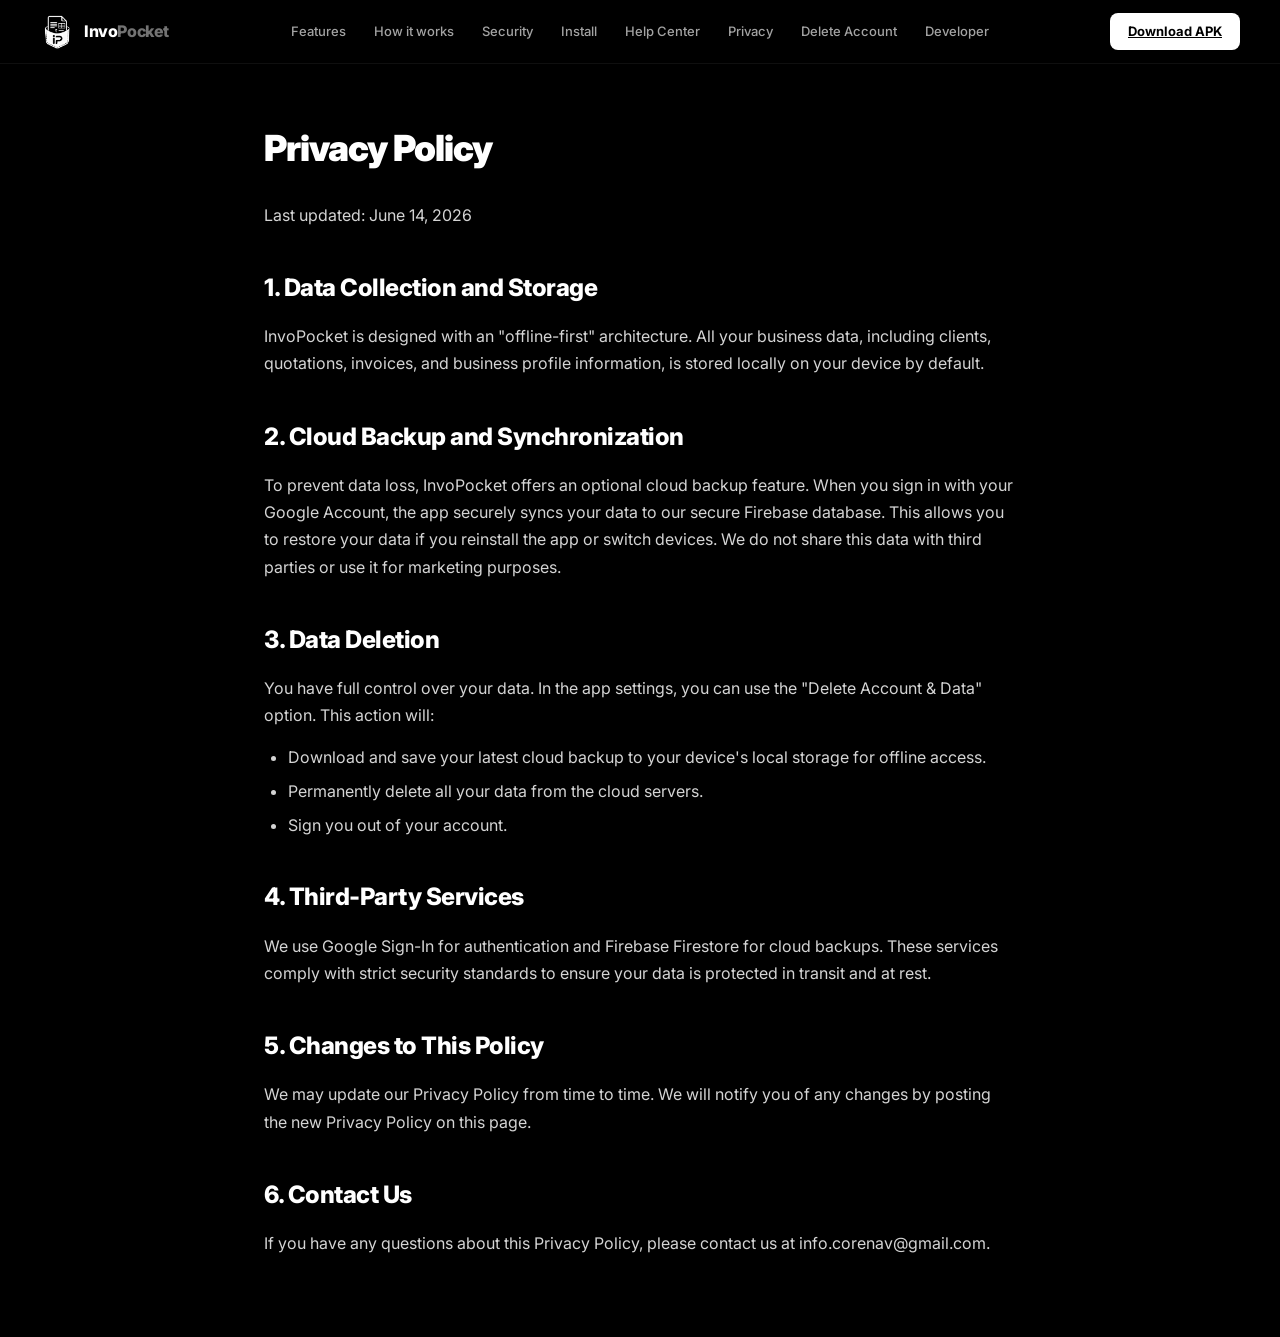
<file: privacy.html>
<!DOCTYPE html>
<html lang="en">
<head>
<meta charset="UTF-8">
<meta name="viewport" content="width=device-width, initial-scale=1.0">
<link rel="icon" type="image/png" href="favicon.png">
<title>Privacy Policy — InvoPocket</title>
<meta name="description" content="Privacy Policy for InvoPocket app.">
<link href="https://fonts.googleapis.com/css2?family=Inter:wght@300;400;500;600;700;800;900&display=swap" rel="stylesheet">
<style>
*{box-sizing:border-box;margin:0;padding:0}
:root{
  --black:#000;--white:#fff;
  --g50:#FAFAFA;--g100:#F5F5F5;--g200:#E5E5E5;--g300:#D4D4D4;
  --g400:#A3A3A3;--g500:#737373;--g600:#525252;--g700:#404040;
  --g800:#262626;--g900:#171717;
  --r-sm:8px;--r-md:16px;--r-lg:24px;--r-xl:32px;
  --font:'Inter',system-ui,sans-serif;
}
html{scroll-behavior:smooth}
body{font-family:var(--font);background:var(--black);color:var(--white);line-height:1.6;overflow-x:hidden}

/* ══════════ NAV (dark — matches home page) ══════════ */
nav{position:fixed;top:0;left:0;right:0;z-index:999;height:64px;display:flex;align-items:center;justify-content:space-between;padding:0 40px;background:rgba(0,0,0,0.8);backdrop-filter:blur(20px);-webkit-backdrop-filter:blur(20px);border-bottom:1px solid rgba(255,255,255,0.06)}
.nav-brand{display:flex;align-items:center;gap:10px;text-decoration:none}
.nav-brand img{width:34px;height:34px;object-fit:contain;border-radius:9px}
.nav-brand-name{font-size:16px;font-weight:800;letter-spacing:-0.4px;color:var(--white)}
.nav-brand-name span{color:var(--g400)}
.nav-links{display:flex;gap:28px;align-items:center}
.nav-links a{font-size:13px;font-weight:500;color:var(--g400);text-decoration:none;transition:color .2s}
.nav-links a:hover{color:var(--white)}
.nav-links a.active{color:var(--white);font-weight:700}

.nav-dots{display:none;cursor:pointer;padding:8px;border:none;background:none;flex-direction:column;gap:4px;align-items:center;justify-content:center}
.nav-dots span{display:block;width:4px;height:4px;border-radius:50%;background:var(--white)}
.mobile-menu{display:none;position:fixed;top:64px;right:0;left:0;background:rgba(0,0,0,0.95);backdrop-filter:blur(20px);-webkit-backdrop-filter:blur(20px);border-bottom:1px solid rgba(255,255,255,0.06);box-shadow:0 8px 32px rgba(0,0,0,0.4);padding:16px 24px;z-index:998;flex-direction:column;gap:4px}
.mobile-menu.open{display:flex}
.mobile-menu a{font-size:15px;font-weight:500;color:var(--g400);text-decoration:none;padding:12px 0;border-bottom:1px solid rgba(255,255,255,0.06);transition:color .15s}
.mobile-menu a:last-child{border-bottom:none}
.mobile-menu a:hover,.mobile-menu a.active{color:var(--white)}

@media(max-width:768px){
  nav{padding:0 20px;height:56px}
  .nav-brand img{width:30px;height:30px}
  .nav-brand-name{font-size:15px}
  .nav-links{display:none}
  .nav-dots{display:flex}
  .mobile-menu{top:56px}
}

/* ══════════ CONTENT ══════════ */
.content{max-width:800px;margin:120px auto 80px;padding:0 24px}
.content h1{font-size:36px;font-weight:900;letter-spacing:-1px;margin-bottom:24px}
.content h2{font-size:24px;font-weight:800;letter-spacing:-0.5px;margin-top:40px;margin-bottom:16px}
.content p{font-size:16px;color:var(--g300);margin-bottom:16px;line-height:1.7}
.content ul{margin-left:24px;margin-bottom:16px;color:var(--g300)}
.content li{margin-bottom:8px}

@media(max-width:768px){
  .content{margin:90px auto 60px;padding:0 16px}
  .content h1{font-size:28px}
  .content h2{font-size:20px}
}

.nav-dl {
  background: var(--white); color: var(--black);
  padding: 8px 18px; border-radius: var(--r-sm);
  font-size: 13px; font-weight: 700;
  transition: all 0.2s var(--ease);
  position: relative; overflow: hidden;
}
.nav-dl:hover::after { transform: translateX(100%); }
.nav-dl::after {
  content: ''; position: absolute; inset: 0;
  background: linear-gradient(135deg, rgba(255,255,255,0) 0%, rgba(255,255,255,0.3) 50%, rgba(255,255,255,0) 100%);
  transform: translateX(-100%); transition: transform 0.5s;
}
.nav-dl:hover::after { transform: translateX(100%); }
.nav-brand { display: flex; align-items: center; gap: 10px; }
.nav-logo { width: 34px; height: 34px; border-radius: 9px; object-fit: contain; }
.nav-name { font-size: 16px; font-weight: 800; letter-spacing: -0.4px; }
.nav-name span { color: var(--g500); }
.nav-links a { font-size: 13px; font-weight: 500; color: var(--g400); transition: color 0.2s; }
.nav-links a:hover { color: var(--white); }

</style>
</head>
<body>

<nav>
  <div class="nav-brand">
    <img class="nav-logo" src="logo.png" alt="InvoPocket Logo">
    <span class="nav-name">Invo<span>Pocket</span></span>
  </div>
  <div class="nav-links">
    <a href="index.html#features">Features</a>
    <a href="index.html#manage">How it works</a>
    <a href="index.html#encryption">Security</a>
    <a href="index.html#install">Install</a>
    <a href="help.html">Help Center</a>
    <a href="privacy.html">Privacy</a>
    <a href="delete-account.html">Delete Account</a>
    <a href="developer.html">Developer</a>
  </div>
  <a href="app-release.apk" class="nav-dl" download>Download APK</a>

  <button class="nav-dots" id="menuToggle" aria-label="Menu">
    <span></span><span></span><span></span>
  </button>
</nav>
<div class="mobile-menu" id="mobileMenu">
  <a href="index.html#features">Features</a>
  <a href="index.html#manage">Workflow</a>
  <a href="index.html#download">Download</a>
  <a href="help.html">Help Center</a>
  <a href="privacy.html">Privacy</a>
  <a href="delete-account.html">Delete Account</a>
  <a href="developer.html">Developer</a>
</div>

<div class="content">
  <h1>Privacy Policy</h1>
  <p>Last updated: June 14, 2026</p>

  <h2>1. Data Collection and Storage</h2>
  <p>InvoPocket is designed with an "offline-first" architecture. All your business data, including clients, quotations, invoices, and business profile information, is stored locally on your device by default.</p>

  <h2>2. Cloud Backup and Synchronization</h2>
  <p>To prevent data loss, InvoPocket offers an optional cloud backup feature. When you sign in with your Google Account, the app securely syncs your data to our secure Firebase database. This allows you to restore your data if you reinstall the app or switch devices. We do not share this data with third parties or use it for marketing purposes.</p>

  <h2>3. Data Deletion</h2>
  <p>You have full control over your data. In the app settings, you can use the "Delete Account & Data" option. This action will:</p>
  <ul>
    <li>Download and save your latest cloud backup to your device's local storage for offline access.</li>
    <li>Permanently delete all your data from the cloud servers.</li>
    <li>Sign you out of your account.</li>
  </ul>

  <h2>4. Third-Party Services</h2>
  <p>We use Google Sign-In for authentication and Firebase Firestore for cloud backups. These services comply with strict security standards to ensure your data is protected in transit and at rest.</p>

  <h2>5. Changes to This Policy</h2>
  <p>We may update our Privacy Policy from time to time. We will notify you of any changes by posting the new Privacy Policy on this page.</p>

  <h2>6. Contact Us</h2>
  <p>If you have any questions about this Privacy Policy, please contact us at info.corenav@gmail.com.</p>
</div>

<script>
const menuToggle = document.getElementById('menuToggle');
const mobileMenu = document.getElementById('mobileMenu');
menuToggle.addEventListener('click', () => { mobileMenu.classList.toggle('open'); });
document.addEventListener('click', (e) => {
  if (!mobileMenu.contains(e.target) && !menuToggle.contains(e.target)) mobileMenu.classList.remove('open');
});
</script>
</body>
</html>
</file>
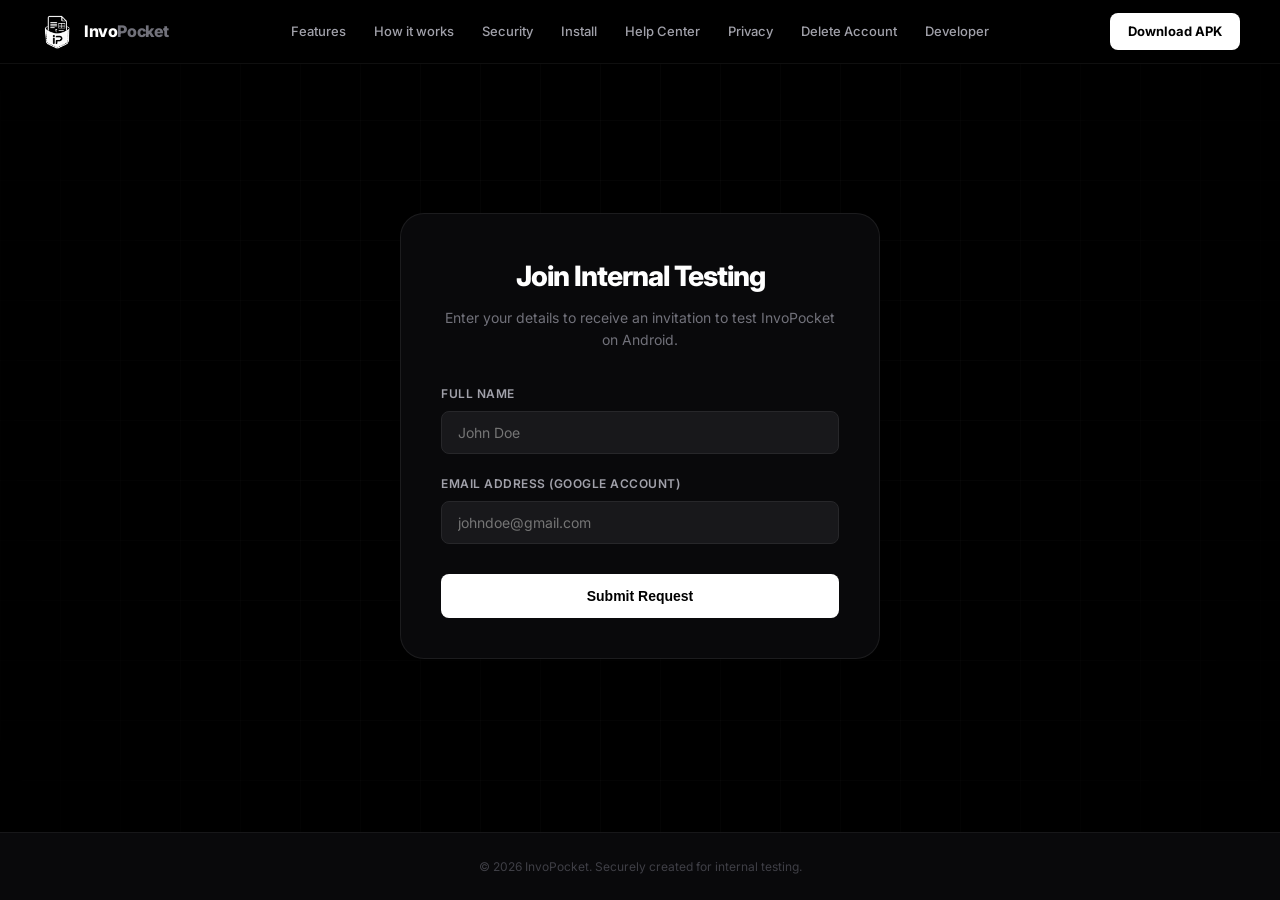
<file: tester-join.html>
<!DOCTYPE html>
<html lang="en">
<head>
<meta charset="UTF-8">
<meta name="viewport" content="width=device-width, initial-scale=1.0">
<link rel="icon" type="image/png" href="favicon.png">
<title>Join as Internal Tester — InvoPocket</title>
<meta name="description" content="Register to become an internal tester for InvoPocket. Access early builds and help us improve.">
<link rel="preconnect" href="https://fonts.googleapis.com">
<link href="https://fonts.googleapis.com/css2?family=Inter:wght@300;400;500;600;700;800;900&family=JetBrains+Mono:wght@400;500;700&display=swap" rel="stylesheet">

<style>
/* ═══════════════════════════════════════════════
   DESIGN TOKENS (Shared with index.html)
   ═══════════════════════════════════════════════ */
:root {
  --black: #000;
  --white: #fff;
  --g50:  #FAFAFA;
  --g100: #F4F4F5;
  --g200: #E4E4E7;
  --g300: #D4D4D8;
  --g400: #A1A1AA;
  --g500: #71717A;
  --g600: #52525B;
  --g700: #3F3F46;
  --g800: #27272A;
  --g900: #18181B;
  --g950: #09090B;
  --accent: #fff;
  --r-sm: 8px; --r-md: 16px; --r-lg: 24px; --r-xl: 32px;
  --font: 'Inter', system-ui, sans-serif;
  --mono: 'JetBrains Mono', monospace;
  --ease: cubic-bezier(0.22, 1, 0.36, 1);
}

/* RESET & BASE */
*, *::before, *::after { box-sizing: border-box; margin: 0; padding: 0; }
body {
  font-family: var(--font);
  background: var(--black);
  color: var(--white);
  line-height: 1.6;
  overflow-x: hidden;
  -webkit-font-smoothing: antialiased;
  display: flex;
  flex-direction: column;
  min-height: 100vh;
}
a { text-decoration: none; color: inherit; }

/* NAV */
nav {
  position: fixed; top: 0; left: 0; right: 0; z-index: 999;
  height: 64px;
  display: flex; align-items: center; justify-content: space-between;
  padding: 0 40px;
  background: rgba(0,0,0,0.8);
  backdrop-filter: blur(20px);
  border-bottom: 1px solid rgba(255,255,255,0.06);
}
.nav-brand { display: flex; align-items: center; gap: 10px; }
.nav-logo { width: 34px; height: 34px; border-radius: 9px; object-fit: contain; }
.nav-name { font-size: 16px; font-weight: 800; letter-spacing: -0.4px; }
.nav-name span { color: var(--g500); }
.nav-links { display: flex; gap: 28px; }
.nav-links a { font-size: 13px; font-weight: 500; color: var(--g400); transition: color 0.2s; }
.nav-links a:hover { color: var(--white); }
.nav-dl {
  background: var(--white); color: var(--black);
  padding: 8px 18px; border-radius: var(--r-sm);
  font-size: 13px; font-weight: 700;
  transition: all 0.2s var(--ease);
}
.nav-dl:hover { transform: translateY(-1px); box-shadow: 0 8px 24px rgba(255,255,255,0.15); }

/* CONTENT WRAPPER */
.main-content {
  flex: 1;
  display: flex;
  align-items: center;
  justify-content: center;
  padding: 100px 24px 60px;
  position: relative;
  overflow: hidden;
}
/* grid background */
.main-content::before {
  content: '';
  position: absolute; inset: 0;
  background-image:
    linear-gradient(rgba(255,255,255,0.02) 1px, transparent 1px),
    linear-gradient(90deg, rgba(255,255,255,0.02) 1px, transparent 1px);
  background-size: 60px 60px;
  mask-image: radial-gradient(circle at 50% 50%, black 40%, transparent 100%);
  pointer-events: none;
  z-index: 0;
}

/* FORM CARD */
.signup-card {
  background: var(--g950);
  border: 1px solid rgba(255,255,255,0.08);
  border-radius: var(--r-lg);
  padding: 40px;
  width: 100%;
  max-width: 480px;
  position: relative;
  z-index: 1;
  box-shadow: 0 20px 40px rgba(0,0,0,0.6);
}

.signup-header {
  text-align: center;
  margin-bottom: 32px;
}
.signup-title {
  font-size: 28px;
  font-weight: 800;
  letter-spacing: -1px;
  margin-bottom: 8px;
}
.signup-subtitle {
  font-size: 14px;
  color: var(--g500);
}

/* FORM ELEMENTS */
.form-group {
  margin-bottom: 20px;
}
.form-label {
  display: block;
  font-size: 12px;
  font-weight: 600;
  color: var(--g400);
  margin-bottom: 8px;
  text-transform: uppercase;
  letter-spacing: 0.5px;
}
.form-input {
  width: 100%;
  background: var(--g900);
  border: 1px solid var(--g800);
  border-radius: var(--r-sm);
  padding: 12px 16px;
  font-size: 14px;
  color: var(--white);
  font-family: var(--font);
  transition: border-color 0.2s var(--ease), box-shadow 0.2s var(--ease);
}
.form-input:focus {
  outline: none;
  border-color: rgba(255,255,255,0.3);
  box-shadow: 0 0 0 2px rgba(255,255,255,0.05);
}

/* SUBMIT BUTTON */
.btn-submit {
  width: 100%;
  background: var(--white);
  color: var(--black);
  border: none;
  border-radius: var(--r-sm);
  padding: 14px;
  font-size: 14px;
  font-weight: 700;
  cursor: pointer;
  transition: all 0.25s var(--ease);
  margin-top: 10px;
}
.btn-submit:hover {
  transform: translateY(-2px);
  box-shadow: 0 8px 24px rgba(255,255,255,0.25);
}

/* FOOTER */
footer {
  background: var(--g950);
  border-top: 1px solid rgba(255,255,255,0.06);
  padding: 24px;
  text-align: center;
  font-size: 12px;
  color: var(--g700);
  position: relative;
  z-index: 1;
}

@media(max-width: 768px) {
  nav { padding: 0 20px; }
  .nav-links { display: none; }
  .nav-dl { display: none; }
  .signup-card { padding: 24px; }
}
</style>
</head>
<body>

<!-- ═══ NAV ═══ -->
<nav>
  <div class="nav-brand">
    <img class="nav-logo" src="logo.png" alt="InvoPocket Logo">
    <span class="nav-name">Invo<span>Pocket</span></span>
  </div>
  <div class="nav-links">
    <a href="index.html#features">Features</a>
    <a href="index.html#manage">How it works</a>
    <a href="index.html#encryption">Security</a>
    <a href="index.html#install">Install</a>
    <a href="help.html">Help Center</a>
    <a href="privacy.html">Privacy</a>
    <a href="delete-account.html">Delete Account</a>
    <a href="developer.html">Developer</a>
  </div>
  <a href="app-release.apk" class="nav-dl" download>Download APK</a>
</nav>

<!-- ═══ MAIN CONTENT ═══ -->
<div class="main-content">
  <div class="signup-card">
    <div class="signup-header">
      <h1 class="signup-title">Join Internal Testing</h1>
      <p class="signup-subtitle">Enter your details to receive an invitation to test InvoPocket on Android.</p>
    </div>

    <!-- Netlify-enabled Form -->
    <form name="tester-signup" method="POST" action="/tester-success.html" data-netlify="true">
      <div class="form-group">
        <label for="name" class="form-label">Full Name</label>
        <input type="text" id="name" name="name" class="form-input" placeholder="John Doe" required>
      </div>

      <div class="form-group">
        <label for="email" class="form-label">Email Address (Google Account)</label>
        <input type="email" id="email" name="email" class="form-input" placeholder="johndoe@gmail.com" required>
      </div>

      <button type="submit" class="btn-submit">Submit Request</button>
    </form>
  </div>
</div>

<!-- ═══ FOOTER ═══ -->
<footer>
  <p>&copy; 2026 InvoPocket. Securely created for internal testing.</p>
</footer>

</body>
</html>
</file>
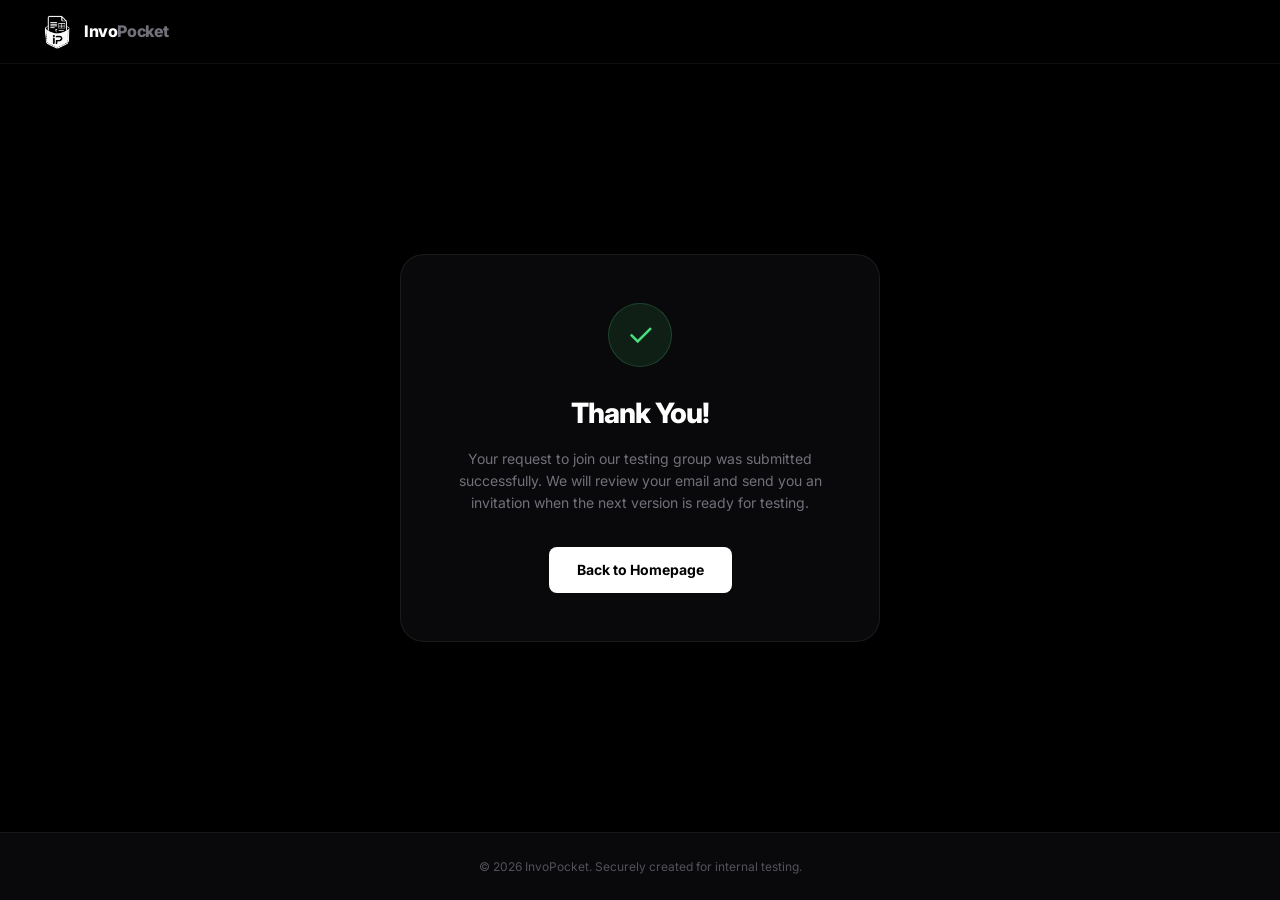
<file: tester-success.html>
<!DOCTYPE html>
<html lang="en">
<head>
<meta charset="UTF-8">
<meta name="viewport" content="width=device-width, initial-scale=1.0">
<link rel="icon" type="image/png" href="favicon.png">
<title>Success — InvoPocket Testing</title>
<link rel="preconnect" href="https://fonts.googleapis.com">
<link href="https://fonts.googleapis.com/css2?family=Inter:wght@300;400;500;600;700;800;900&display=swap" rel="stylesheet">

<style>
:root {
  --black: #000;
  --white: #fff;
  --g500: #71717A;
  --g600: #52525B;
  --g800: #27272A;
  --g950: #09090B;
  --r-sm: 8px; --r-lg: 24px;
  --font: 'Inter', system-ui, sans-serif;
  --ease: cubic-bezier(0.22, 1, 0.36, 1);
}

*, *::before, *::after { box-sizing: border-box; margin: 0; padding: 0; }
body {
  font-family: var(--font);
  background: var(--black);
  color: var(--white);
  line-height: 1.6;
  min-height: 100vh;
  display: flex;
  flex-direction: column;
}

/* NAV */
nav {
  height: 64px;
  display: flex; align-items: center; justify-content: space-between;
  padding: 0 40px;
  background: rgba(0,0,0,0.8);
  border-bottom: 1px solid rgba(255,255,255,0.06);
}
.nav-brand { display: flex; align-items: center; gap: 10px; }
.nav-logo { width: 34px; height: 34px; border-radius: 9px; object-fit: contain; }
.nav-name { font-size: 16px; font-weight: 800; letter-spacing: -0.4px; }
.nav-name span { color: var(--g500); }

/* MAIN CONTENT */
.main-content {
  flex: 1;
  display: flex;
  align-items: center;
  justify-content: center;
  padding: 40px 24px;
  position: relative;
}
.success-card {
  background: var(--g950);
  border: 1px solid rgba(255,255,255,0.08);
  border-radius: var(--r-lg);
  padding: 48px 40px;
  width: 100%;
  max-width: 480px;
  text-align: center;
  box-shadow: 0 20px 40px rgba(0,0,0,0.6);
}
.success-icon {
  width: 64px; height: 64px;
  background: rgba(74, 222, 128, 0.1);
  border: 1px solid rgba(74, 222, 128, 0.2);
  color: #4ade80;
  border-radius: 50%;
  display: flex; align-items: center; justify-content: center;
  font-size: 32px;
  margin: 0 auto 24px;
}
.success-title {
  font-size: 28px;
  font-weight: 800;
  letter-spacing: -1px;
  margin-bottom: 12px;
}
.success-text {
  font-size: 14px;
  color: var(--g500);
  margin-bottom: 32px;
}
.btn-home {
  display: inline-block;
  background: var(--white);
  color: var(--black);
  padding: 12px 28px;
  border-radius: var(--r-sm);
  font-size: 14px;
  font-weight: 700;
  text-decoration: none;
  transition: all 0.25s var(--ease);
}
.btn-home:hover {
  transform: translateY(-2px);
  box-shadow: 0 8px 24px rgba(255,255,255,0.25);
}

/* FOOTER */
footer {
  background: var(--g950);
  border-top: 1px solid rgba(255,255,255,0.06);
  padding: 24px;
  text-align: center;
  font-size: 12px;
  color: var(--g600);
}
</style>
</head>
<body>

<!-- ═══ NAV ═══ -->
<nav>
  <div class="nav-brand">
    <img class="nav-logo" src="logo.png" alt="InvoPocket Logo">
    <span class="nav-name">Invo<span>Pocket</span></span>
  </div>
</nav>

<!-- ═══ MAIN CONTENT ═══ -->
<div class="main-content">
  <div class="success-card">
    <div class="success-icon">&checkmark;</div>
    <h1 class="success-title">Thank You!</h1>
    <p class="success-text">Your request to join our testing group was submitted successfully. We will review your email and send you an invitation when the next version is ready for testing.</p>
    <a href="index.html" class="btn-home">Back to Homepage</a>
  </div>
</div>

<!-- ═══ FOOTER ═══ -->
<footer>
  <p>&copy; 2026 InvoPocket. Securely created for internal testing.</p>
</footer>

</body>
</html>
</file>
